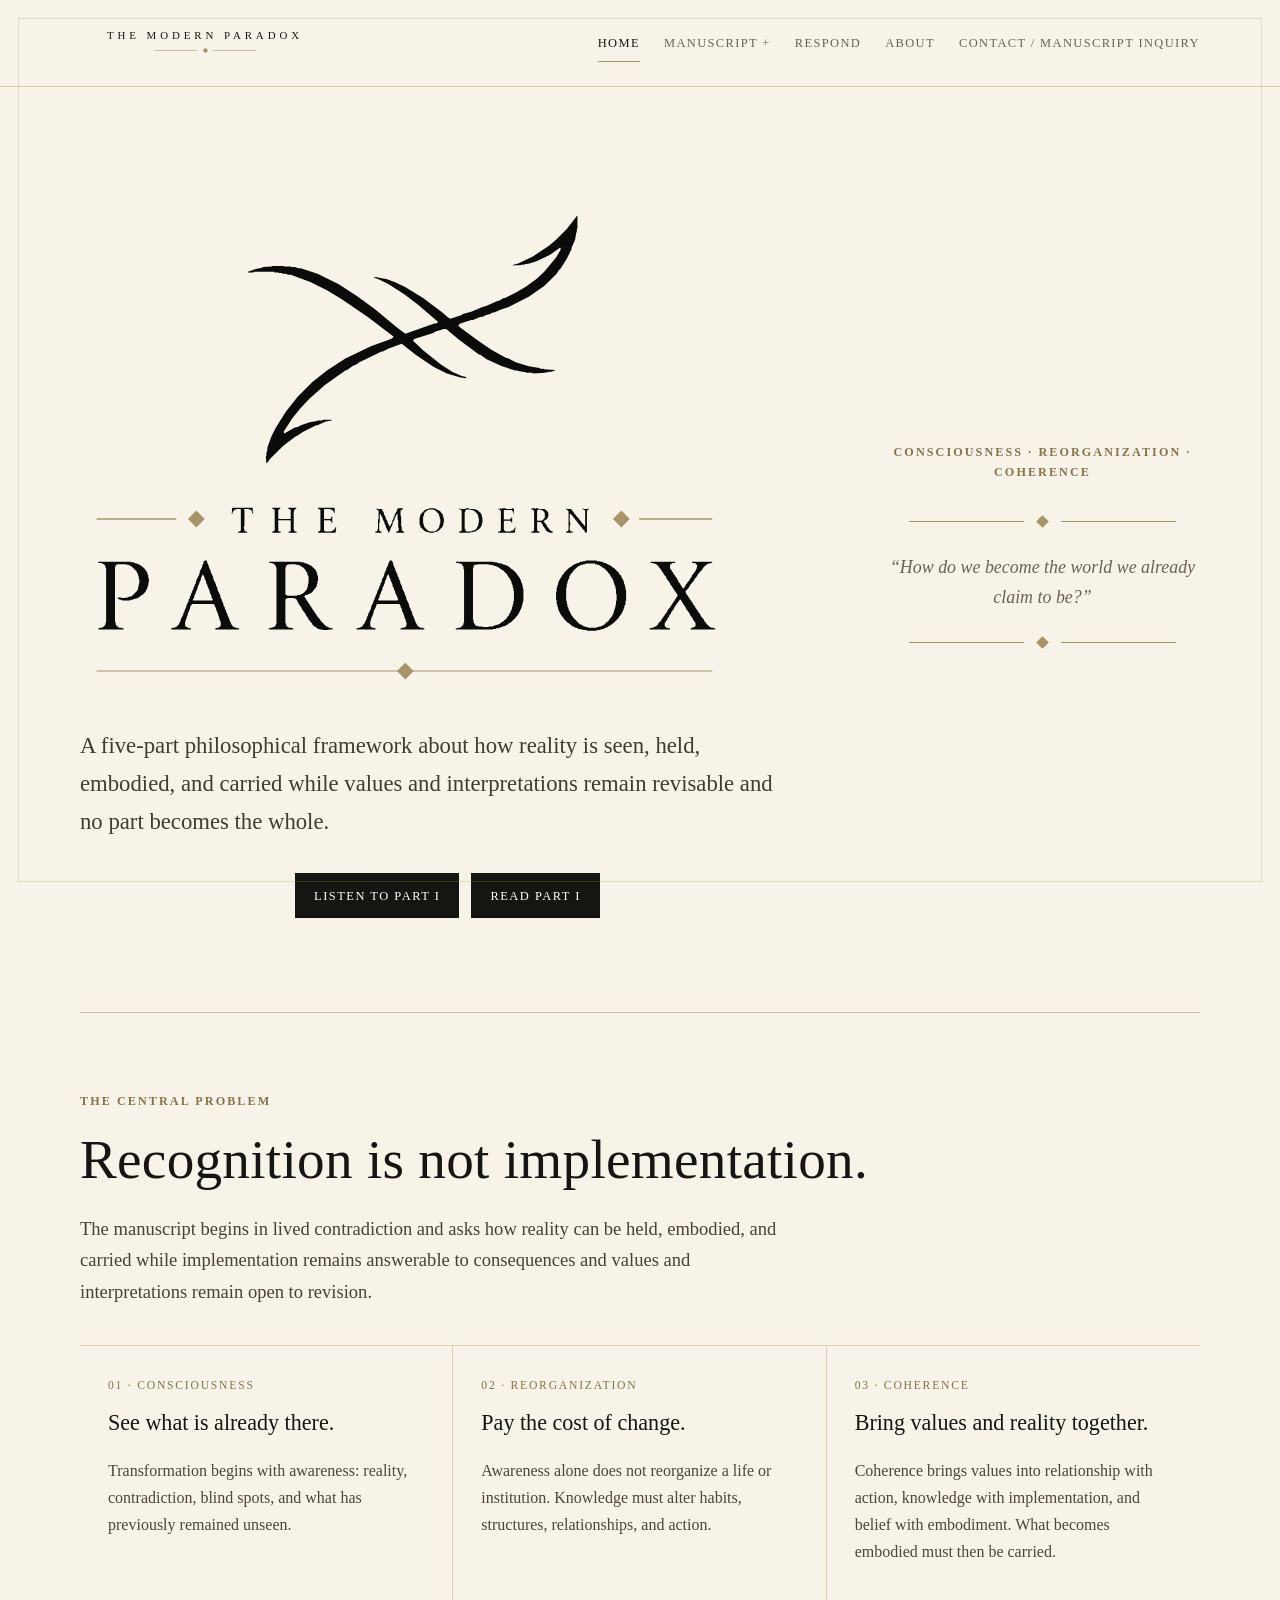
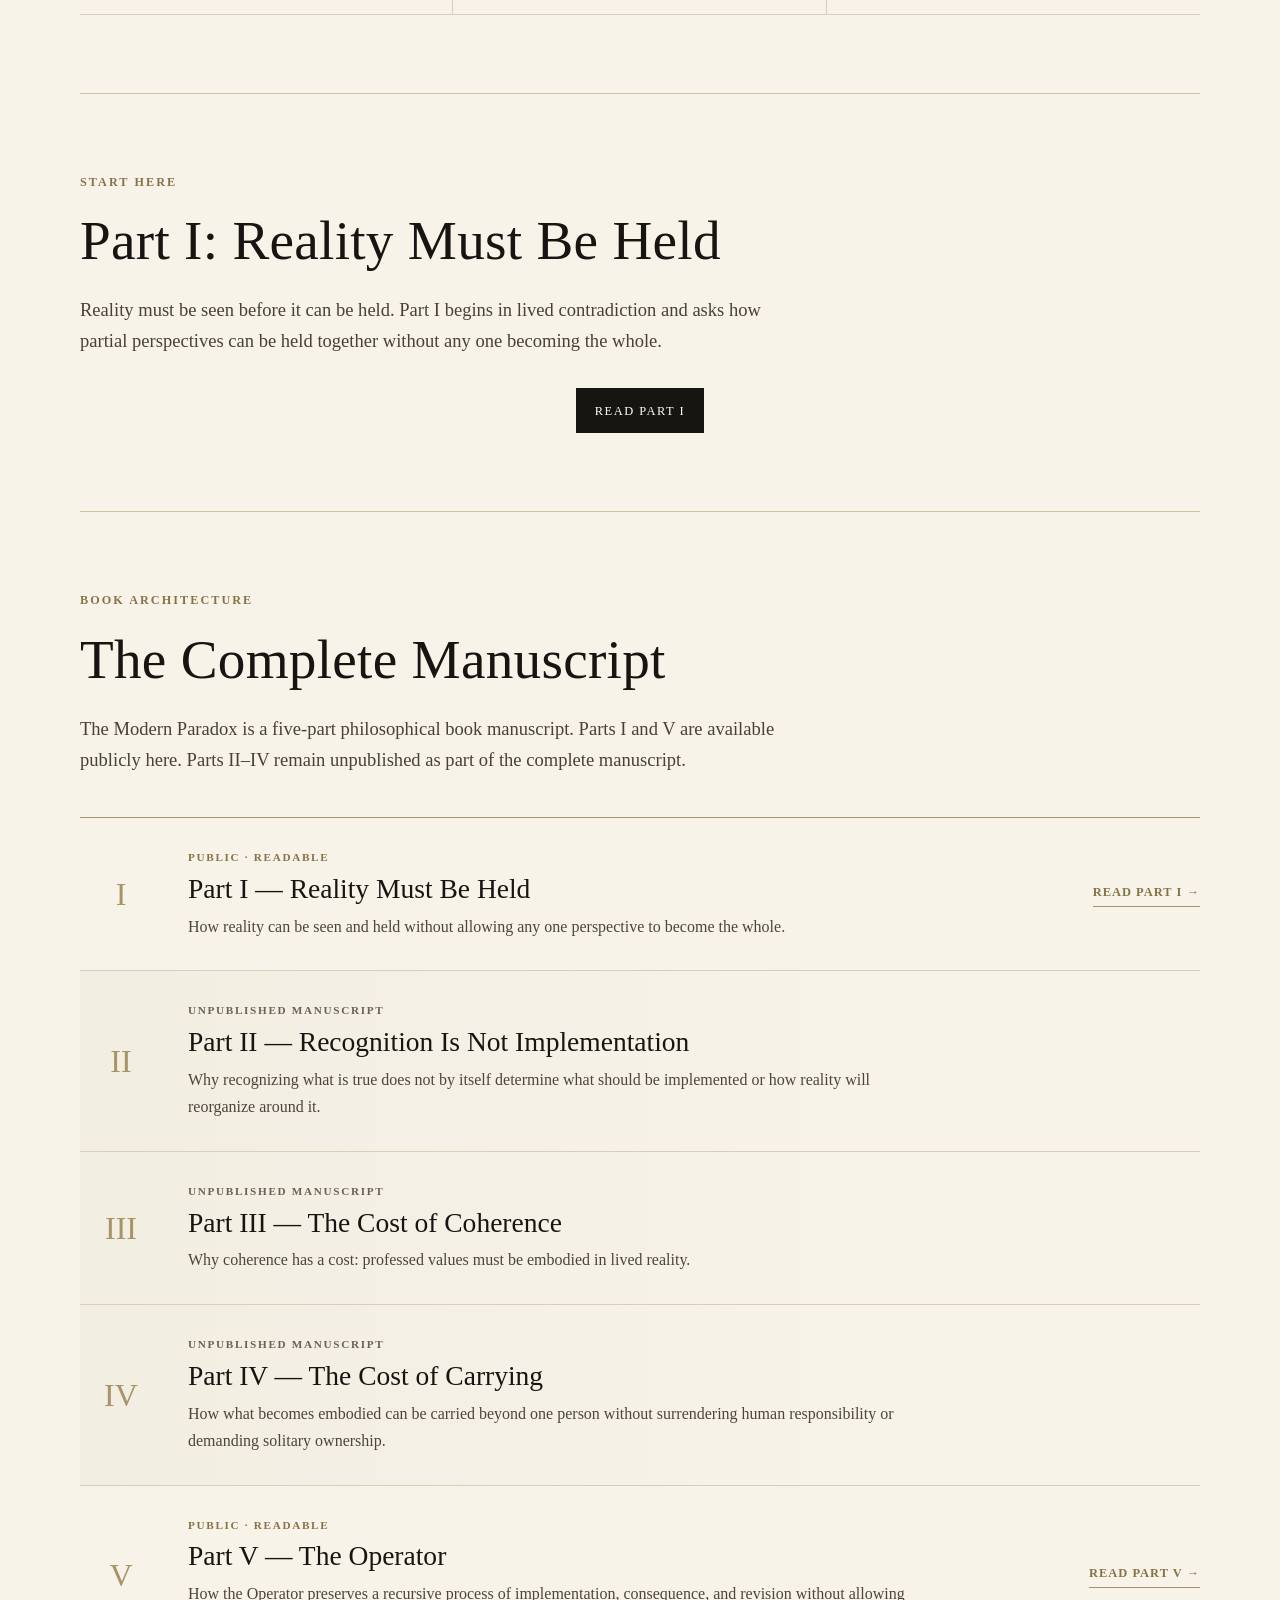
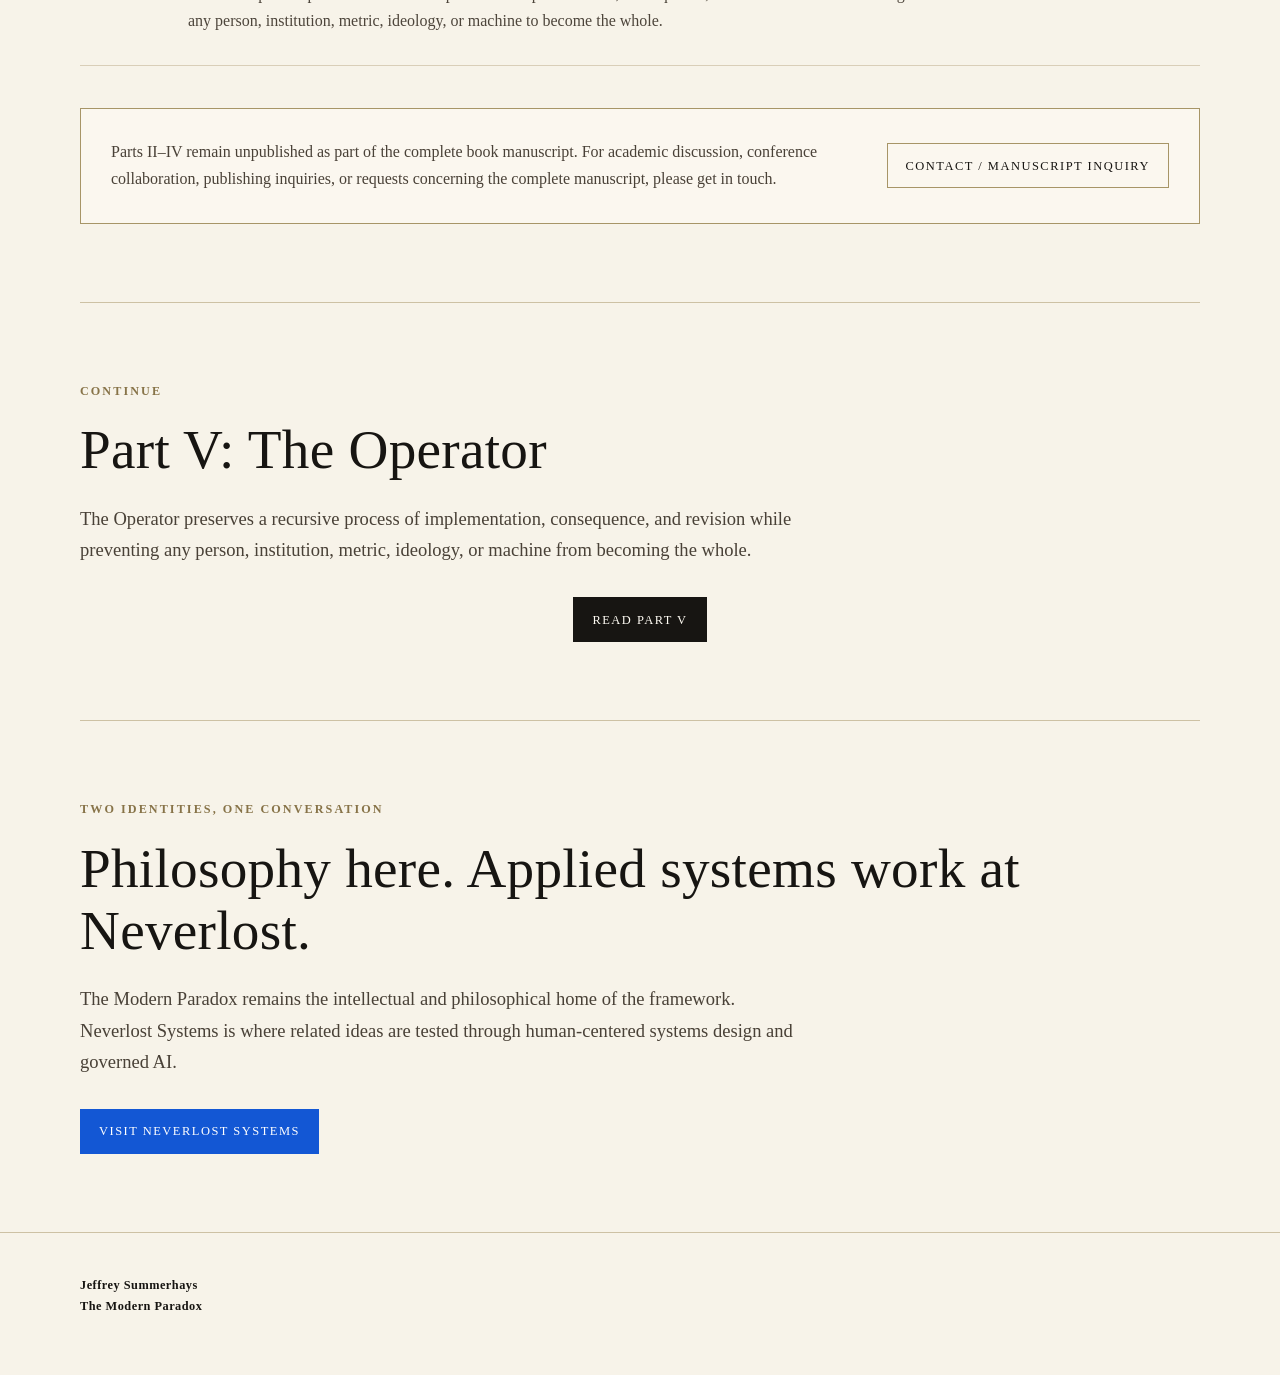
<file: index.html>
<!doctype html>
<html lang="en">
<head>
  <meta charset="utf-8">
  <meta name="viewport" content="width=device-width,initial-scale=1">
  <title>Home · The Modern Paradox</title>
  <meta name="description" content="The Modern Paradox: a five-part philosophical framework about seeing, holding, embodying, and carrying reality while values and interpretations remain revisable and no part becomes the whole.">
  <link rel="icon" type="image/svg+xml" href="favicon.svg">
  <link rel="stylesheet" href="assets/css/site.css">
</head>
<body>

<header class="site-header">
  <nav class="nav" aria-label="Primary">
    <a class="brand" href="index.html"><img src="assets/brand/editorial-lockup-horizontal.svg" alt="The Modern Paradox"></a>
    <button class="menu-button" aria-expanded="false" aria-label="Open navigation">Menu</button>
    <div class="nav-links"><a href="index.html" aria-current="page">Home</a>
<details class="parts-menu">
  <summary>Manuscript</summary>
  <div class="parts-menu-panel">
    <a href="part-i/">Part I — Reality Must Be Held</a>
    <a href="index.html#manuscript">Part II — Recognition Is Not Implementation</a>
    <a href="index.html#manuscript">Part III — The Cost of Coherence</a>
    <a href="index.html#manuscript">Part IV — The Cost of Carrying</a>
    <a href="part-v/">Part V — The Operator</a>
  </div>
</details>
<a href="respond/">Respond</a>
<a href="about/">About</a>
<a href="mailto:neverlostsells@gmail.com" data-contact-open>Contact / Manuscript Inquiry</a></div>
  </nav>
</header>

<main>

<section class="hero">
  <div>
    <img class="home-editorial-lockup" src="assets/brand/approved-primary-lockup.svg" alt="The Modern Paradox" style="width:min(650px,100%);">
    <p class="lede">A five-part philosophical framework about how reality is seen, held, embodied, and carried while values and interpretations remain revisable and no part becomes the whole.</p>
    <div class="actions" style="justify-content:center;">
      <a class="button primary" href="part-i/">Listen to Part I</a>
      <a class="button reader-button" href="read/part-i/">Read Part I</a>
    </div>
  </div>
  <aside class="hero-brand" aria-label="The Modern Paradox editorial motif">
    <p class="eyebrow" style="margin-bottom:8px;text-align:center;">Consciousness · Reorganization · Coherence</p>
    <div class="gold-rule" aria-hidden="true"><span></span></div>
    <div class="hero-note" style="border:0;padding-left:0;">“How do we become the world we already claim to be?”</div>
    <div class="gold-rule" aria-hidden="true"><span></span></div>
  </aside>
</section>

<section class="section">
  <p class="eyebrow">The central problem</p>
  <h2>Recognition is not implementation.</h2>
  <p class="section-intro">The manuscript begins in lived contradiction and asks how reality can be held, embodied, and carried while implementation remains answerable to consequences and values and interpretations remain open to revision.</p>
  <div class="grid">
    <article class="card">
      <div class="number">01 · Consciousness</div>
      <h3>See what is already there.</h3>
      <p>Transformation begins with awareness: reality, contradiction, blind spots, and what has previously remained unseen.</p>
    </article>
    <article class="card">
      <div class="number">02 · Reorganization</div>
      <h3>Pay the cost of change.</h3>
      <p>Awareness alone does not reorganize a life or institution. Knowledge must alter habits, structures, relationships, and action.</p>
    </article>
    <article class="card">
      <div class="number">03 · Coherence</div>
      <h3>Bring values and reality together.</h3>
      <p>Coherence brings values into relationship with action, knowledge with implementation, and belief with embodiment. What becomes embodied must then be carried.</p>
    </article>
  </div>
</section>

<section class="section">
  <p class="eyebrow">Start here</p>
  <h2>Part I: Reality Must Be Held</h2>
  <p class="section-intro">Reality must be seen before it can be held. Part I begins in lived contradiction and asks how partial perspectives can be held together without any one becoming the whole.</p>
  <div class="actions" style="justify-content:center;">
    <a class="button primary" href="read/part-i/">Read Part I</a>
  </div>
</section>

<section class="section manuscript-section" id="manuscript">
  <p class="eyebrow">Book architecture</p>
  <h2>The Complete Manuscript</h2>
  <p class="section-intro">The Modern Paradox is a five-part philosophical book manuscript. Parts I and V are available publicly here. Parts II–IV remain unpublished as part of the complete manuscript.</p>

  <ol class="manuscript-architecture" aria-label="The five parts of The Modern Paradox">
    <li class="manuscript-part is-public">
      <div class="manuscript-index" aria-hidden="true">I</div>
      <div class="manuscript-copy">
        <p class="manuscript-status">Public · readable</p>
        <h3>Part I — Reality Must Be Held</h3>
        <p>How reality can be seen and held without allowing any one perspective to become the whole.</p>
      </div>
      <a class="text-link manuscript-action" href="part-i/">Read Part I →</a>
    </li>
    <li class="manuscript-part is-unpublished">
      <div class="manuscript-index" aria-hidden="true">II</div>
      <div class="manuscript-copy">
        <p class="manuscript-status">Unpublished manuscript</p>
        <h3>Part II — Recognition Is Not Implementation</h3>
        <p>Why recognizing what is true does not by itself determine what should be implemented or how reality will reorganize around it.</p>
      </div>
    </li>
    <li class="manuscript-part is-unpublished">
      <div class="manuscript-index" aria-hidden="true">III</div>
      <div class="manuscript-copy">
        <p class="manuscript-status">Unpublished manuscript</p>
        <h3>Part III — The Cost of Coherence</h3>
        <p>Why coherence has a cost: professed values must be embodied in lived reality.</p>
      </div>
    </li>
    <li class="manuscript-part is-unpublished">
      <div class="manuscript-index" aria-hidden="true">IV</div>
      <div class="manuscript-copy">
        <p class="manuscript-status">Unpublished manuscript</p>
        <h3>Part IV — The Cost of Carrying</h3>
        <p>How what becomes embodied can be carried beyond one person without surrendering human responsibility or demanding solitary ownership.</p>
      </div>
    </li>
    <li class="manuscript-part is-public">
      <div class="manuscript-index" aria-hidden="true">V</div>
      <div class="manuscript-copy">
        <p class="manuscript-status">Public · readable</p>
        <h3>Part V — The Operator</h3>
        <p>How the Operator preserves a recursive process of implementation, consequence, and revision without allowing any person, institution, metric, ideology, or machine to become the whole.</p>
      </div>
      <a class="text-link manuscript-action" href="part-v/">Read Part V →</a>
    </li>
  </ol>

  <div class="manuscript-inquiry">
    <p>Parts II–IV remain unpublished as part of the complete book manuscript. For academic discussion, conference collaboration, publishing inquiries, or requests concerning the complete manuscript, please get in touch.</p>
    <a class="button soft" href="mailto:neverlostsells@gmail.com" data-contact-open>Contact / Manuscript Inquiry</a>
  </div>
</section>

<section class="section">
  <p class="eyebrow">Continue</p>
  <h2>Part V: The Operator</h2>
  <p class="section-intro">The Operator preserves a recursive process of implementation, consequence, and revision while preventing any person, institution, metric, ideology, or machine from becoming the whole.</p>
  <div class="actions" style="justify-content:center;">
    <a class="button primary" href="read/part-v/">Read Part V</a>
  </div>
</section>

<section class="section">
  <p class="eyebrow">Two identities, one conversation</p>
  <h2>Philosophy here. Applied systems work at Neverlost.</h2>
  <p class="section-intro">The Modern Paradox remains the intellectual and philosophical home of the framework. Neverlost Systems is where related ideas are tested through human-centered systems design and governed AI.</p>
  <div class="actions">
    <a class="button neverlost-button" href="https://neverlostsystems.com/">Visit Neverlost Systems</a>
  </div>
</section>

</main>

<footer>
  <div class="footer-inner">
    <strong>Jeffrey Summerhays</strong>
    <br>
    <strong>The Modern Paradox</strong>
  </div>
</footer>
<script src="assets/js/site.js?v=20260829b"></script>

</body>
</html>
</file>
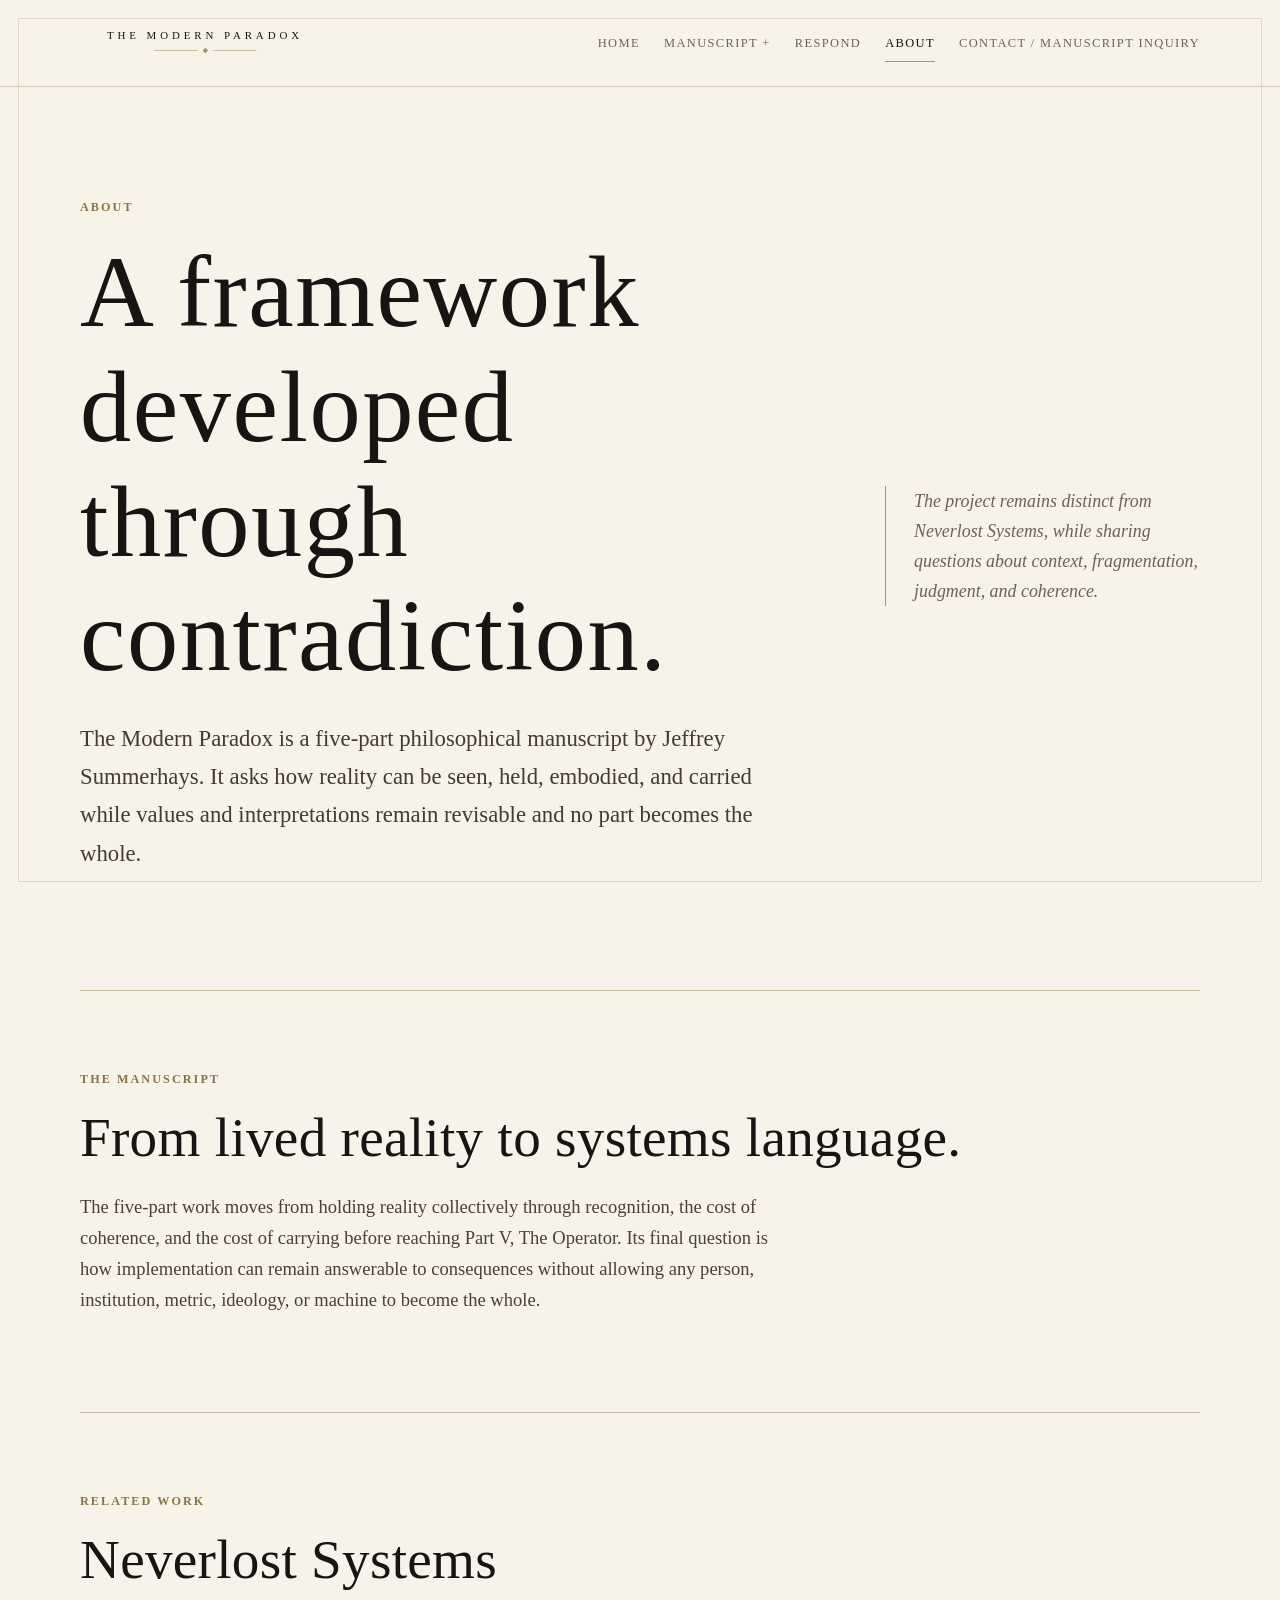
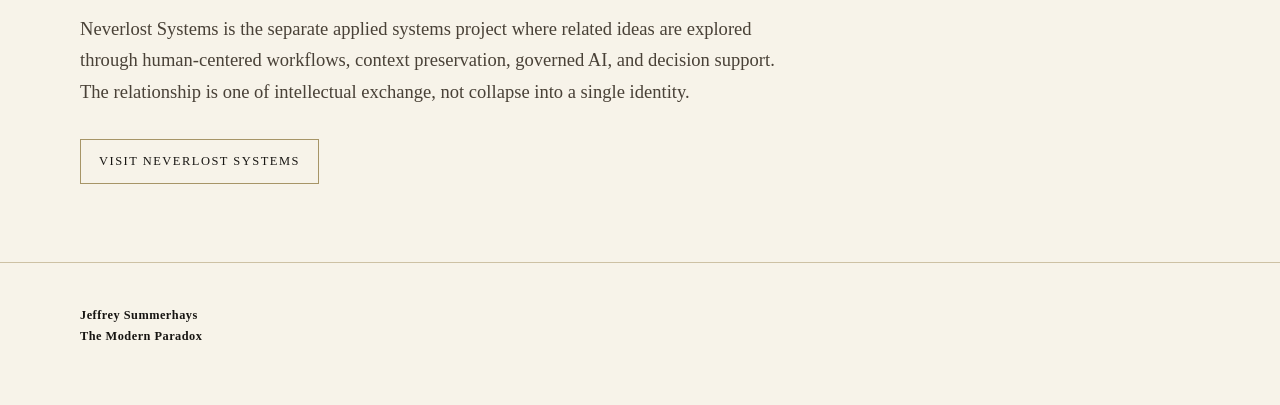
<file: about/index.html>
<!doctype html>
<html lang="en">
<head>
  <meta charset="utf-8">
  <meta name="viewport" content="width=device-width,initial-scale=1">
  <title>About · The Modern Paradox</title>
  <meta name="description" content="About The Modern Paradox, a five-part philosophical manuscript by Jeffrey Summerhays.">
  <link rel="icon" type="image/svg+xml" href="../favicon.svg">
  <link rel="stylesheet" href="../assets/css/site.css">
</head>
<body>

<header class="site-header">
  <nav class="nav" aria-label="Primary">
    <a class="brand" href="../index.html"><img src="../assets/brand/editorial-lockup-horizontal.svg" alt="The Modern Paradox"></a>
    <button class="menu-button" aria-expanded="false" aria-label="Open navigation">Menu</button>
    <div class="nav-links"><a href="../index.html">Home</a>
<details class="parts-menu">
  <summary>Manuscript</summary>
  <div class="parts-menu-panel">
    <a href="../part-i/">Part I — Reality Must Be Held</a>
    <a href="../index.html#manuscript">Part II — Recognition Is Not Implementation</a>
    <a href="../index.html#manuscript">Part III — The Cost of Coherence</a>
    <a href="../index.html#manuscript">Part IV — The Cost of Carrying</a>
    <a href="../part-v/">Part V — The Operator</a>
  </div>
</details>
<a href="../respond/">Respond</a>
<a href="../about/" aria-current="page">About</a>
<a href="mailto:neverlostsells@gmail.com" data-contact-open>Contact / Manuscript Inquiry</a></div>
  </nav>
</header>

<main>

<section class="hero">
  <div>
    <p class="eyebrow">About</p>
    <h1>A framework developed through contradiction.</h1>
    <p class="lede">The Modern Paradox is a five-part philosophical manuscript by Jeffrey Summerhays. It asks how reality can be seen, held, embodied, and carried while values and interpretations remain revisable and no part becomes the whole.</p>
  </div>
  <aside class="hero-note">The project remains distinct from Neverlost Systems, while sharing questions about context, fragmentation, judgment, and coherence.</aside>
</section>

<section class="section">
  <p class="eyebrow">The manuscript</p>
  <h2>From lived reality to systems language.</h2>
  <p class="section-intro">The five-part work moves from holding reality collectively through recognition, the cost of coherence, and the cost of carrying before reaching Part V, The Operator. Its final question is how implementation can remain answerable to consequences without allowing any person, institution, metric, ideology, or machine to become the whole.</p>
</section>

<section class="section">
  <p class="eyebrow">Related work</p>
  <h2>Neverlost Systems</h2>
  <p class="section-intro">Neverlost Systems is the separate applied systems project where related ideas are explored through human-centered workflows, context preservation, governed AI, and decision support. The relationship is one of intellectual exchange, not collapse into a single identity.</p>
  <div class="actions">
    <a class="button soft" href="https://neverlostsystems.com/">Visit Neverlost Systems</a>
  </div>
</section>

</main>

<footer>
  <div class="footer-inner">
    <strong>Jeffrey Summerhays</strong>
    <br>
    <strong>The Modern Paradox</strong>
  </div>
</footer>
<script src="../assets/js/site.js?v=20260829b"></script>

</body>
</html>
</file>
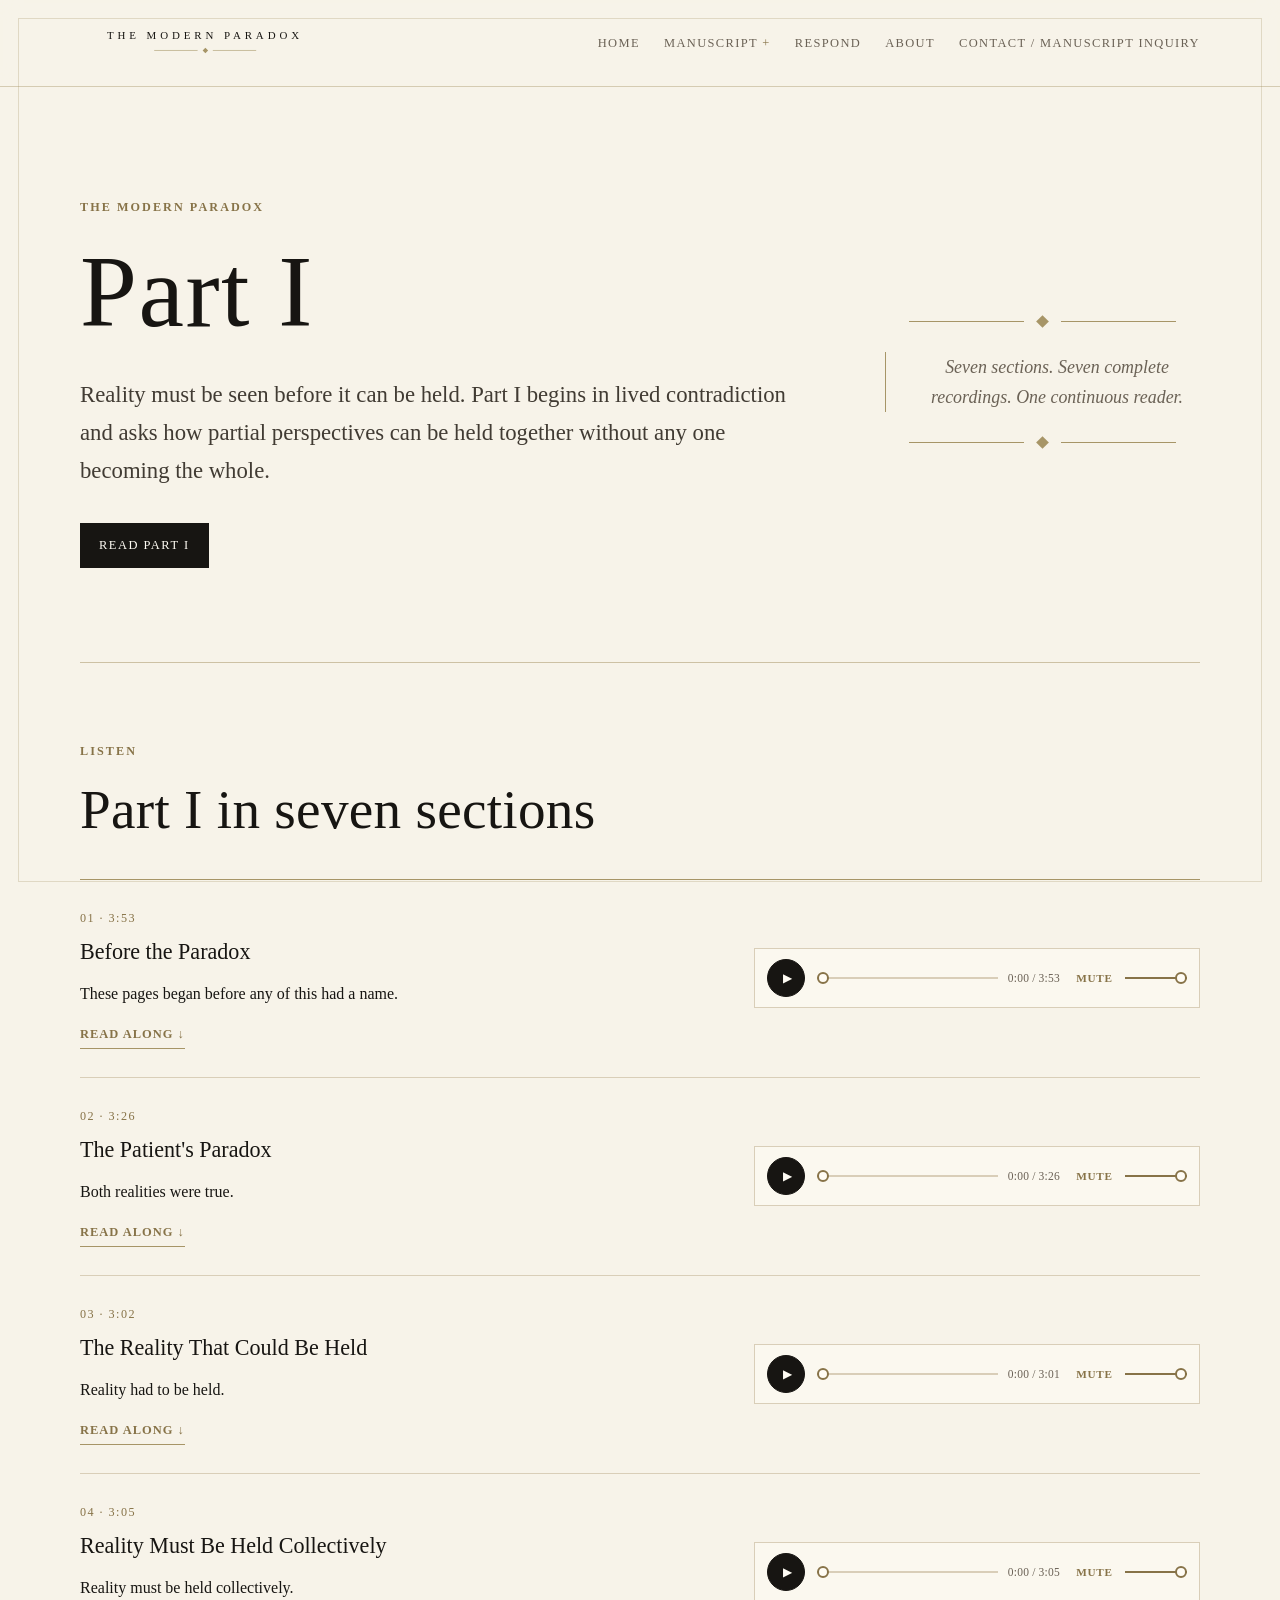
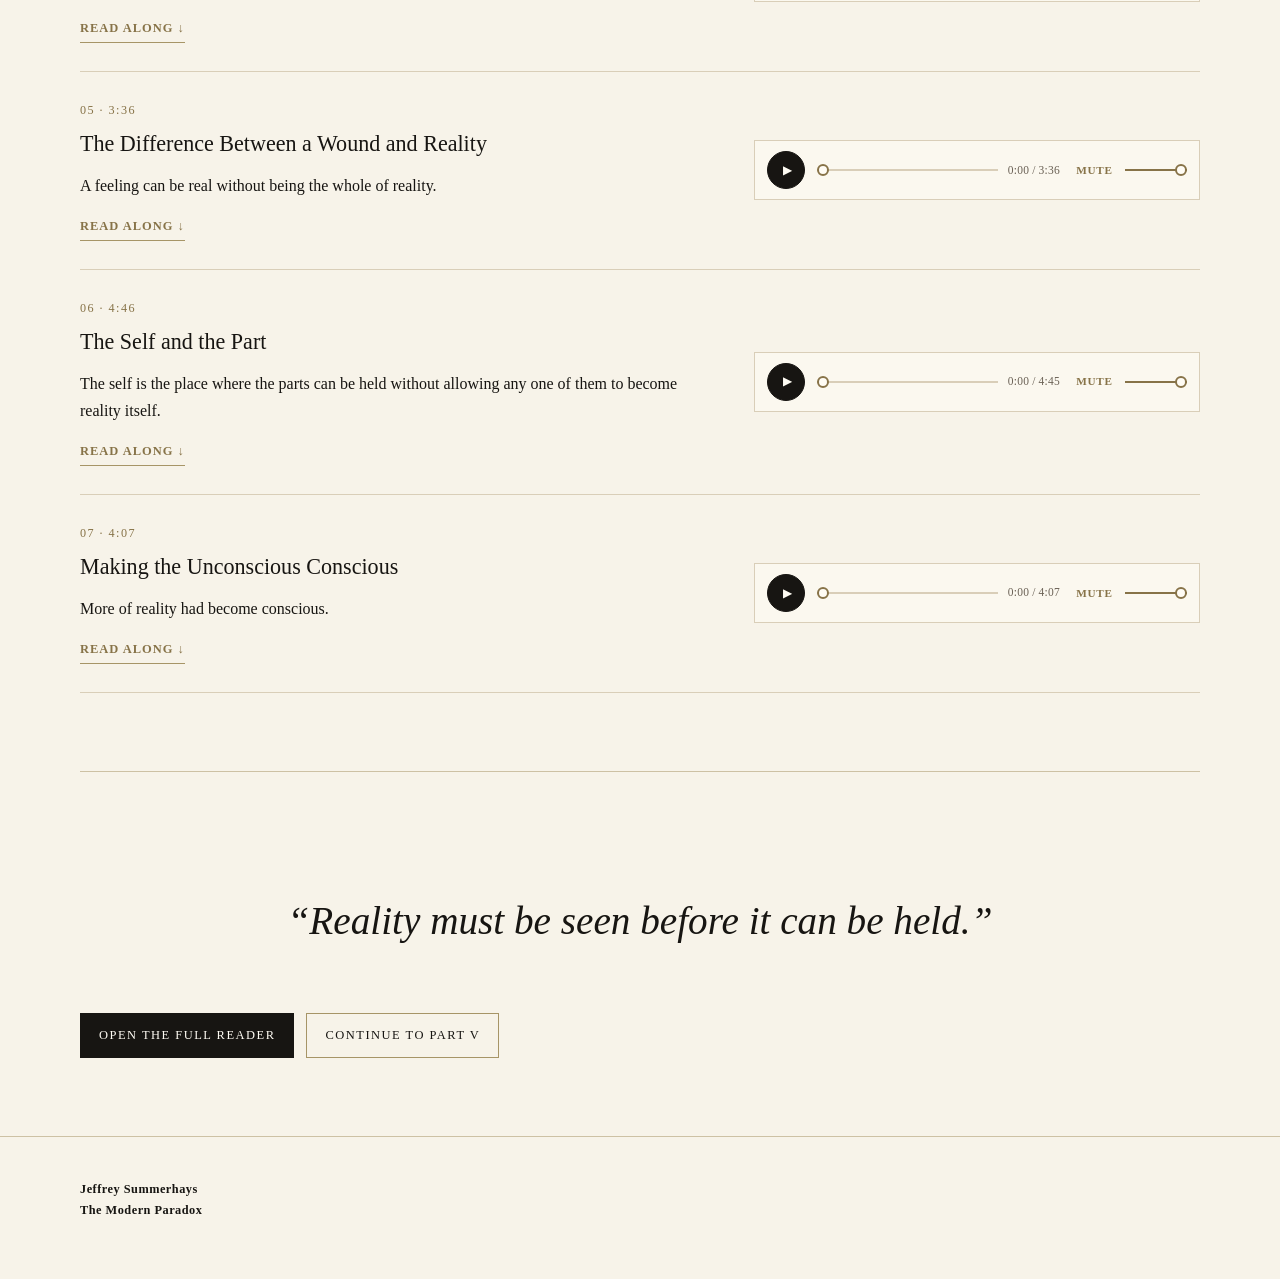
<file: part-i/index.html>
<!doctype html>
<html lang="en">
<head>
  <meta charset="utf-8">
  <meta name="viewport" content="width=device-width,initial-scale=1">
  <title>Part I · The Modern Paradox</title>
  <meta name="description" content="Listen to Part I of The Modern Paradox in seven sections or read the continuous text.">
  <link rel="icon" type="image/svg+xml" href="../favicon.svg">
  <link rel="stylesheet" href="../assets/css/site.css">
</head>
<body>

<header class="site-header">
  <nav class="nav" aria-label="Primary">
    <a class="brand" href="../index.html"><img src="../assets/brand/editorial-lockup-horizontal.svg" alt="The Modern Paradox"></a>
    <button class="menu-button" aria-expanded="false" aria-label="Open navigation">Menu</button>
    <div class="nav-links"><a href="../index.html">Home</a>
<details class="parts-menu">
  <summary>Manuscript</summary>
  <div class="parts-menu-panel">
    <a href="../part-i/" aria-current="page">Part I — Reality Must Be Held</a>
    <a href="../index.html#manuscript">Part II — Recognition Is Not Implementation</a>
    <a href="../index.html#manuscript">Part III — The Cost of Coherence</a>
    <a href="../index.html#manuscript">Part IV — The Cost of Carrying</a>
    <a href="../part-v/">Part V — The Operator</a>
  </div>
</details>
<a href="../respond/">Respond</a>
<a href="../about/">About</a>
<a href="mailto:neverlostsells@gmail.com" data-contact-open>Contact / Manuscript Inquiry</a></div>
  </nav>
</header>

<main>
<section class="hero">
  <div>
    <p class="eyebrow">The Modern Paradox</p>
    <h1>Part I</h1>
    <p class="lede">Reality must be seen before it can be held. Part I begins in lived contradiction and asks how partial perspectives can be held together without any one becoming the whole.</p>
    <div class="actions">
      <a class="button primary" href="../read/part-i/">Read Part I</a>
    </div>
  </div>
  <aside class="hero-brand" aria-label="The Modern Paradox editorial motif">
    <div class="gold-rule" aria-hidden="true"><span></span></div>
    <div class="hero-note">Seven sections. Seven complete recordings. One continuous reader.</div>
    <div class="gold-rule" aria-hidden="true"><span></span></div>
  </aside>
</section>

<section class="section">
  <p class="eyebrow">Listen</p>
  <h2>Part I in seven sections</h2>
  <div class="audio-list">
    <article class="audio-card" id="track-01">
      <div>
        <div class="audio-meta">01 · 3:53</div>
        <h3>Before the Paradox</h3>
        <p>These pages began before any of this had a name.</p>
        <div class="inline-links">
          <a class="text-link" href="../read/part-i/#before-the-paradox" aria-expanded="false">Read along ↓</a>
        </div>
      </div>
      <audio controls preload="metadata">
        <source src="../assets/audio/part-i/01-before-the-paradox.mp3" type="audio/mpeg">
        Your browser does not support the audio element.
      </audio>
    </article>
    <article class="audio-card" id="track-02">
      <div>
        <div class="audio-meta">02 · 3:26</div>
        <h3>The Patient's Paradox</h3>
        <p>Both realities were true.</p>
        <div class="inline-links">
          <a class="text-link" href="../read/part-i/#patients-paradox" aria-expanded="false">Read along ↓</a>
        </div>
      </div>
      <audio controls preload="metadata">
        <source src="../assets/audio/part-i/02-the-patients-paradox.mp3" type="audio/mpeg">
        Your browser does not support the audio element.
      </audio>
    </article>
    <article class="audio-card" id="track-03">
      <div>
        <div class="audio-meta">03 · 3:02</div>
        <h3>The Reality That Could Be Held</h3>
        <p>Reality had to be held.</p>
        <div class="inline-links">
          <a class="text-link" href="../read/part-i/#reality-that-could-be-held" aria-expanded="false">Read along ↓</a>
        </div>
      </div>
      <audio controls preload="metadata">
        <source src="../assets/audio/part-i/03-the-reality-that-could-be-held.mp3" type="audio/mpeg">
        Your browser does not support the audio element.
      </audio>
    </article>
    <article class="audio-card" id="track-04">
      <div>
        <div class="audio-meta">04 · 3:05</div>
        <h3>Reality Must Be Held Collectively</h3>
        <p>Reality must be held collectively.</p>
        <div class="inline-links">
          <a class="text-link" href="../read/part-i/#reality-held-collectively" aria-expanded="false">Read along ↓</a>
        </div>
      </div>
      <audio controls preload="metadata">
        <source src="../assets/audio/part-i/04-reality-must-be-held-collectively.mp3" type="audio/mpeg">
        Your browser does not support the audio element.
      </audio>
    </article>
    <article class="audio-card" id="track-05">
      <div>
        <div class="audio-meta">05 · 3:36</div>
        <h3>The Difference Between a Wound and Reality</h3>
        <p>A feeling can be real without being the whole of reality.</p>
        <div class="inline-links">
          <a class="text-link" href="../read/part-i/#wound-and-reality" aria-expanded="false">Read along ↓</a>
        </div>
      </div>
      <audio controls preload="metadata">
        <source src="../assets/audio/part-i/05-the-difference-between-a-wound-and-reality.mp3" type="audio/mpeg">
        Your browser does not support the audio element.
      </audio>
    </article>
    <article class="audio-card" id="track-06">
      <div>
        <div class="audio-meta">06 · 4:46</div>
        <h3>The Self and the Part</h3>
        <p>The self is the place where the parts can be held without allowing any one of them to become reality itself.</p>
        <div class="inline-links">
          <a class="text-link" href="../read/part-i/#self-and-part" aria-expanded="false">Read along ↓</a>
        </div>
      </div>
      <audio controls preload="metadata">
        <source src="../assets/audio/part-i/06-the-self-and-the-part.mp3" type="audio/mpeg">
        Your browser does not support the audio element.
      </audio>
    </article>
    <article class="audio-card" id="track-07">
      <div>
        <div class="audio-meta">07 · 4:07</div>
        <h3>Making the Unconscious Conscious</h3>
        <p>More of reality had become conscious.</p>
        <div class="inline-links">
          <a class="text-link" href="../read/part-i/#making-unconscious-conscious" aria-expanded="false">Read along ↓</a>
        </div>
      </div>
      <audio controls preload="metadata">
        <source src="../assets/audio/part-i/07-making-the-unconscious-conscious.mp3" type="audio/mpeg">
        Your browser does not support the audio element.
      </audio>
    </article>
  </div>
</section>

<section class="section">
  <div class="quote">“Reality must be seen before it can be held.”</div>
  <div class="actions">
    <a class="button primary" href="../read/part-i/">Open the full reader</a>
    <a class="button soft" href="../part-v/">Continue to Part V</a>
  </div>
</section>
</main>

<footer>
  <div class="footer-inner">
    <strong>Jeffrey Summerhays</strong>
    <br>
    <strong>The Modern Paradox</strong>
  </div>
</footer>
<script id="read-along-config" type="application/json">{"storageKey":"tmp-part-i-read-along","readerUrl":"../read/part-i/","readerLinkSelector":"a[href*=\"read/part-i/\"]","backUrl":"../../part-i/","tracks":{"01":{"title":"Before the Paradox","hash":"#before-the-paradox","src":"../../assets/audio/part-i/01-before-the-paradox.mp3"},"02":{"title":"The Patient's Paradox","hash":"#patients-paradox","src":"../../assets/audio/part-i/02-the-patients-paradox.mp3"},"03":{"title":"The Reality That Could Be Held","hash":"#reality-that-could-be-held","src":"../../assets/audio/part-i/03-the-reality-that-could-be-held.mp3"},"04":{"title":"Reality Must Be Held Collectively","hash":"#reality-held-collectively","src":"../../assets/audio/part-i/04-reality-must-be-held-collectively.mp3"},"05":{"title":"The Difference Between a Wound and Reality","hash":"#wound-and-reality","src":"../../assets/audio/part-i/05-the-difference-between-a-wound-and-reality.mp3"},"06":{"title":"The Self and the Part","hash":"#self-and-part","src":"../../assets/audio/part-i/06-the-self-and-the-part.mp3"},"07":{"title":"Making the Unconscious Conscious","hash":"#making-unconscious-conscious","src":"../../assets/audio/part-i/07-making-the-unconscious-conscious.mp3"}}}</script>
<script src="../assets/js/site.js?v=20260829b"></script>
</body>
</html>
</file>
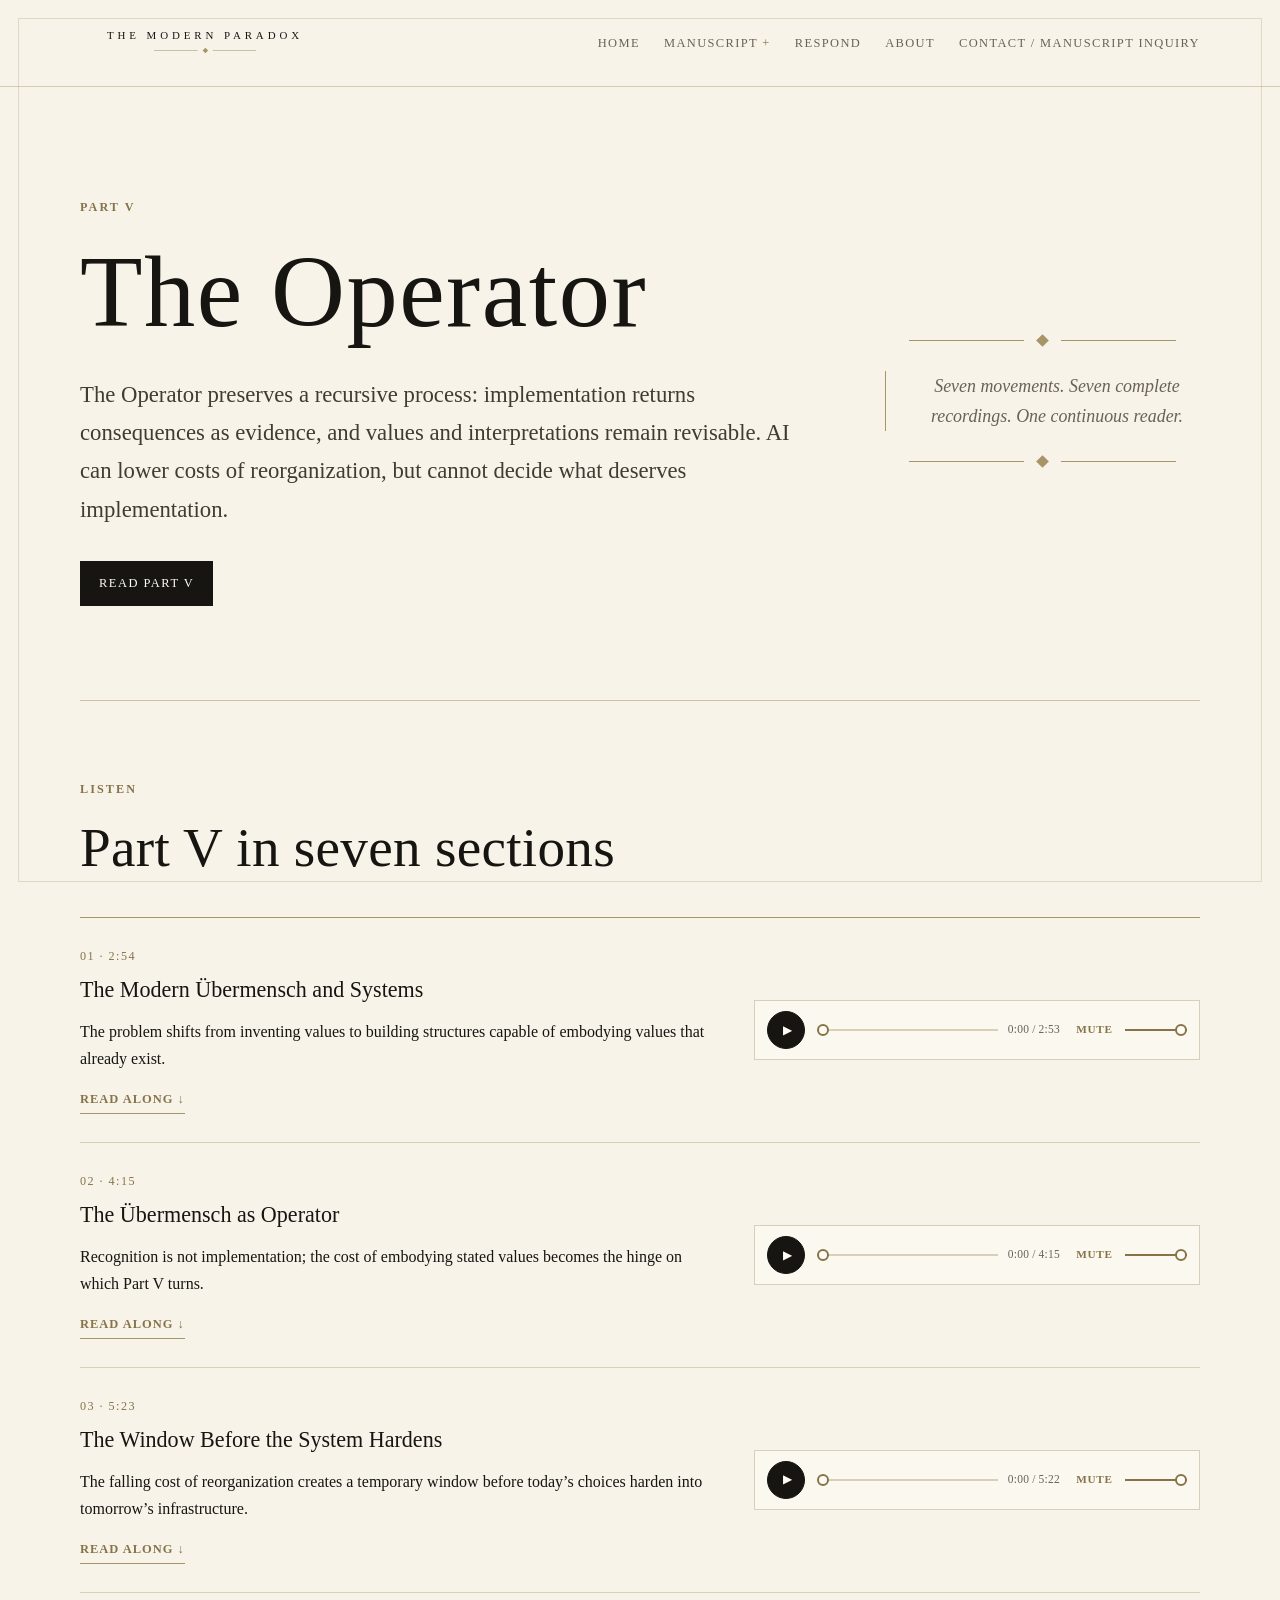
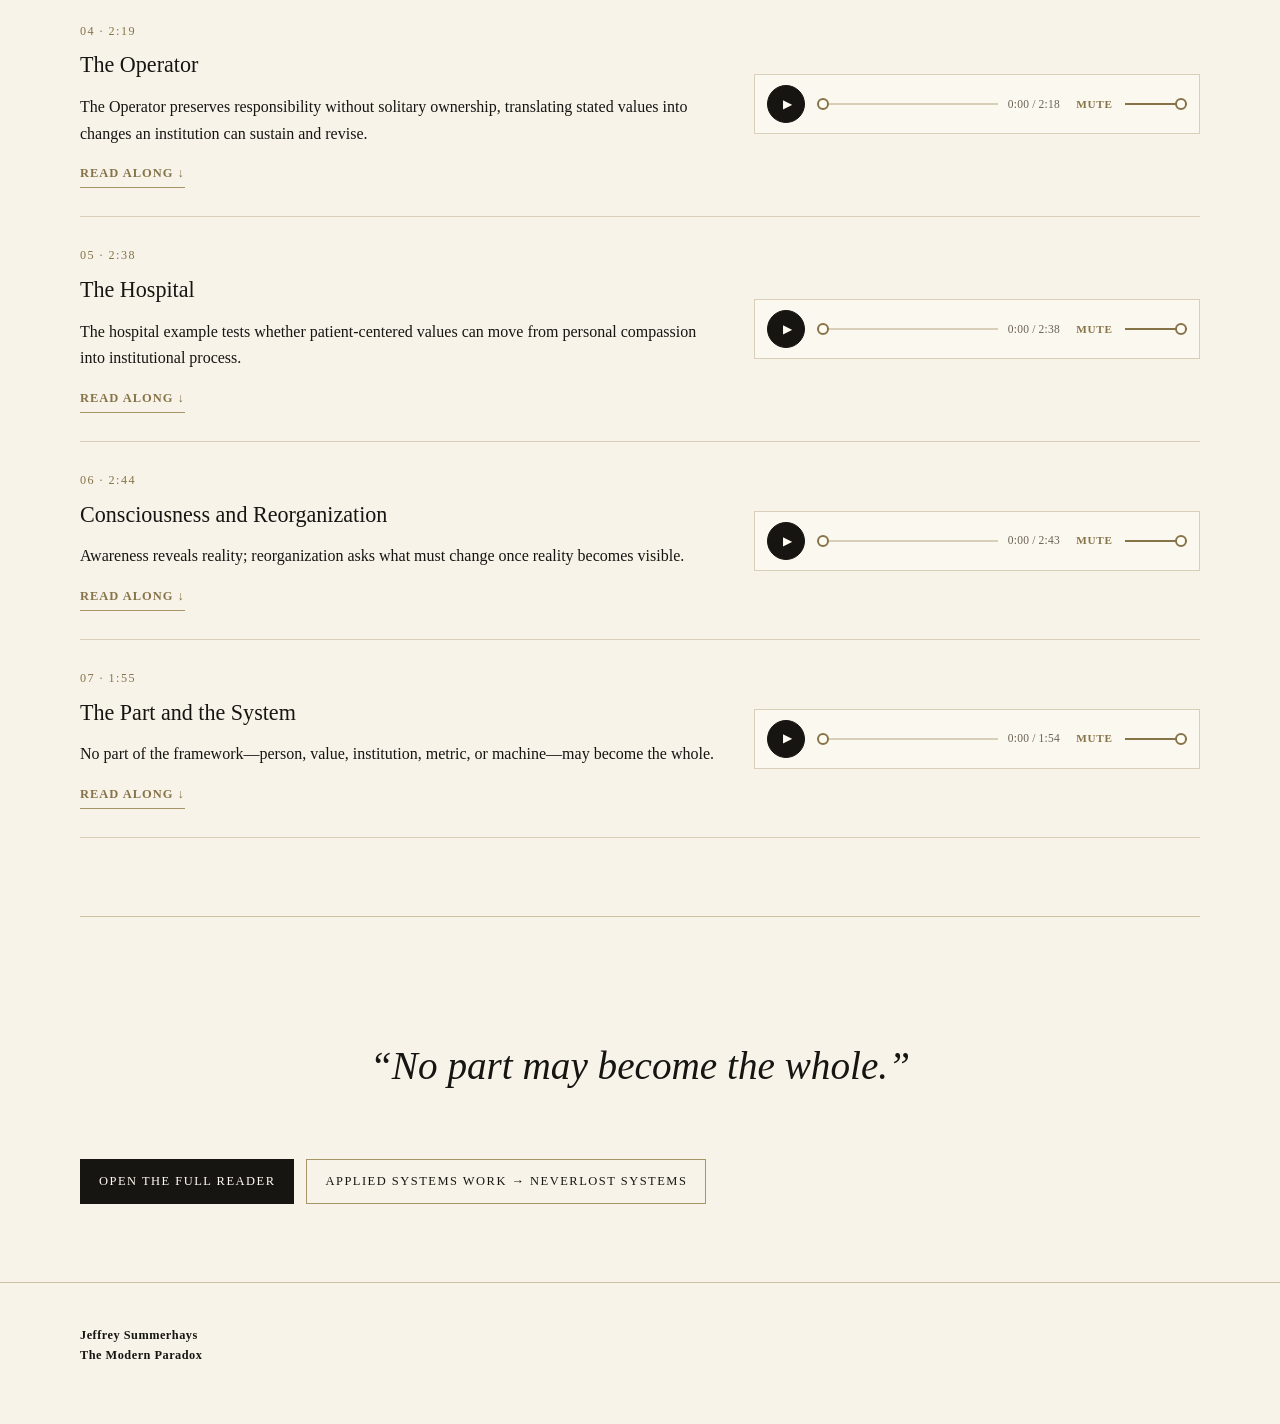
<file: part-iv/index.html>
<!doctype html>
<html lang="en">
<head>
  <meta charset="utf-8">
  <meta name="viewport" content="width=device-width,initial-scale=1">
  <title>Part V — The Operator · The Modern Paradox</title>
  <meta name="description" content="Listen to Part V of The Modern Paradox in seven short sections or read the continuous chapter.">
  <link rel="icon" type="image/svg+xml" href="../favicon.svg">
  <link rel="stylesheet" href="../assets/css/site.css">
</head>
<body>

<header class="site-header">
  <nav class="nav" aria-label="Primary">
    <a class="brand" href="../index.html"><img src="../assets/brand/editorial-lockup-horizontal.svg" alt="The Modern Paradox"></a>
    <button class="menu-button" aria-expanded="false" aria-label="Open navigation">Menu</button>
    <div class="nav-links"><a href="../index.html">Home</a>
<details class="parts-menu">
  <summary>Manuscript</summary>
  <div class="parts-menu-panel">
    <a href="../part-i/">Part I — Reality Must Be Held</a>
    <a href="../index.html#manuscript">Part II — Recognition Is Not Implementation</a>
    <a href="../index.html#manuscript">Part III — The Cost of Coherence</a>
    <a href="../index.html#manuscript">Part IV — The Cost of Carrying</a>
    <a href="../part-v/" aria-current="page">Part V — The Operator</a>
  </div>
</details>
<a href="../respond/">Respond</a>
<a href="../about/">About</a>
<a href="mailto:neverlostsells@gmail.com" data-contact-open>Contact / Manuscript Inquiry</a></div>
  </nav>
</header>

<main>
<section class="hero">
  <div>
    <p class="eyebrow">Part V</p>
    <h1>The Operator</h1>
    <p class="lede">The Operator preserves a recursive process: implementation returns consequences as evidence, and values and interpretations remain revisable. AI can lower costs of reorganization, but cannot decide what deserves implementation.</p>
    <div class="actions">
      <a class="button primary" href="../read/part-v/">Read Part V</a>
    </div>
  </div>
  <aside class="hero-brand" aria-label="The Modern Paradox editorial motif">
    <div class="gold-rule" aria-hidden="true"><span></span></div>
    <div class="hero-note">Seven movements. Seven complete recordings. One continuous reader.</div>
    <div class="gold-rule" aria-hidden="true"><span></span></div>
  </aside>
</section>

<section class="section">
  <p class="eyebrow">Listen</p>
  <h2>Part V in seven sections</h2>
  <div class="audio-list">
    <article class="audio-card" id="track-01">
      <div>
        <div class="audio-meta">01 · 2:54</div>
        <h3>The Modern Übermensch and Systems</h3>
        <p>The problem shifts from inventing values to building structures capable of embodying values that already exist.</p>
        <div class="inline-links">
          <a class="text-link" href="../read/part-v/#modern-ubermensch-and-systems" aria-expanded="false">Read along ↓</a>
        </div>
      </div>
      <audio controls preload="metadata">
        <source src="../assets/audio/part-iv/01-modern-ubermensch-and-systems.mp3" type="audio/mpeg">
        Your browser does not support the audio element.
      </audio>
    </article>
    <article class="audio-card" id="track-02">
      <div>
        <div class="audio-meta">02 · 4:15</div>
        <h3>The Übermensch as Operator</h3>
        <p>Recognition is not implementation; the cost of embodying stated values becomes the hinge on which Part V turns.</p>
        <div class="inline-links">
          <a class="text-link" href="../read/part-v/#ubermensch-as-operator" aria-expanded="false">Read along ↓</a>
        </div>
      </div>
      <audio controls preload="metadata">
        <source src="../assets/audio/part-iv/02-ubermensch-as-operator.mp3" type="audio/mpeg">
        Your browser does not support the audio element.
      </audio>
    </article>
    <article class="audio-card" id="track-03">
      <div>
        <div class="audio-meta">03 · 5:23</div>
        <h3>The Window Before the System Hardens</h3>
        <p>The falling cost of reorganization creates a temporary window before today’s choices harden into tomorrow’s infrastructure.</p>
        <div class="inline-links">
          <a class="text-link" href="../read/part-v/#window-before-system-hardens" aria-expanded="false">Read along ↓</a>
        </div>
      </div>
      <audio controls preload="metadata">
        <source src="../assets/audio/part-iv/03-window-before-the-system-hardens.mp3" type="audio/mpeg">
        Your browser does not support the audio element.
      </audio>
    </article>
    <article class="audio-card" id="track-04">
      <div>
        <div class="audio-meta">04 · 2:19</div>
        <h3>The Operator</h3>
        <p>The Operator preserves responsibility without solitary ownership, translating stated values into changes an institution can sustain and revise.</p>
        <div class="inline-links">
          <a class="text-link" href="../read/part-v/#the-operator" aria-expanded="false">Read along ↓</a>
        </div>
      </div>
      <audio controls preload="metadata">
        <source src="../assets/audio/part-iv/04-the-operator.mp3" type="audio/mpeg">
        Your browser does not support the audio element.
      </audio>
    </article>
    <article class="audio-card" id="track-05">
      <div>
        <div class="audio-meta">05 · 2:38</div>
        <h3>The Hospital</h3>
        <p>The hospital example tests whether patient-centered values can move from personal compassion into institutional process.</p>
        <div class="inline-links">
          <a class="text-link" href="../read/part-v/#the-hospital" aria-expanded="false">Read along ↓</a>
        </div>
      </div>
      <audio controls preload="metadata">
        <source src="../assets/audio/part-iv/05-the-hospital.mp3" type="audio/mpeg">
        Your browser does not support the audio element.
      </audio>
    </article>
    <article class="audio-card" id="track-06">
      <div>
        <div class="audio-meta">06 · 2:44</div>
        <h3>Consciousness and Reorganization</h3>
        <p>Awareness reveals reality; reorganization asks what must change once reality becomes visible.</p>
        <div class="inline-links">
          <a class="text-link" href="../read/part-v/#consciousness-reorganization" aria-expanded="false">Read along ↓</a>
        </div>
      </div>
      <audio controls preload="metadata">
        <source src="../assets/audio/part-iv/06-consciousness-and-reorganization.mp3" type="audio/mpeg">
        Your browser does not support the audio element.
      </audio>
    </article>
    <article class="audio-card" id="track-07">
      <div>
        <div class="audio-meta">07 · 1:55</div>
        <h3>The Part and the System</h3>
        <p>No part of the framework—person, value, institution, metric, or machine—may become the whole.</p>
        <div class="inline-links">
          <a class="text-link" href="../read/part-v/#part-and-system" aria-expanded="false">Read along ↓</a>
        </div>
      </div>
      <audio controls preload="metadata">
        <source src="../assets/audio/part-iv/07-the-part-and-the-system.mp3" type="audio/mpeg">
        Your browser does not support the audio element.
      </audio>
    </article>
  </div>
</section>

<section class="section">
  <div class="quote">“No part may become the whole.”</div>
  <div class="actions">
    <a class="button primary" href="../read/part-v/">Open the full reader</a>
    <a class="button soft" href="https://neverlostsystems.com/">Applied systems work → Neverlost Systems</a>
  </div>
</section>
</main>

<footer>
  <div class="footer-inner">
    <strong>Jeffrey Summerhays</strong>
    <br>
    <strong>The Modern Paradox</strong>
  </div>
</footer>
<script src="../assets/js/site.js?v=20260829b"></script>
</body>
</html>
</file>
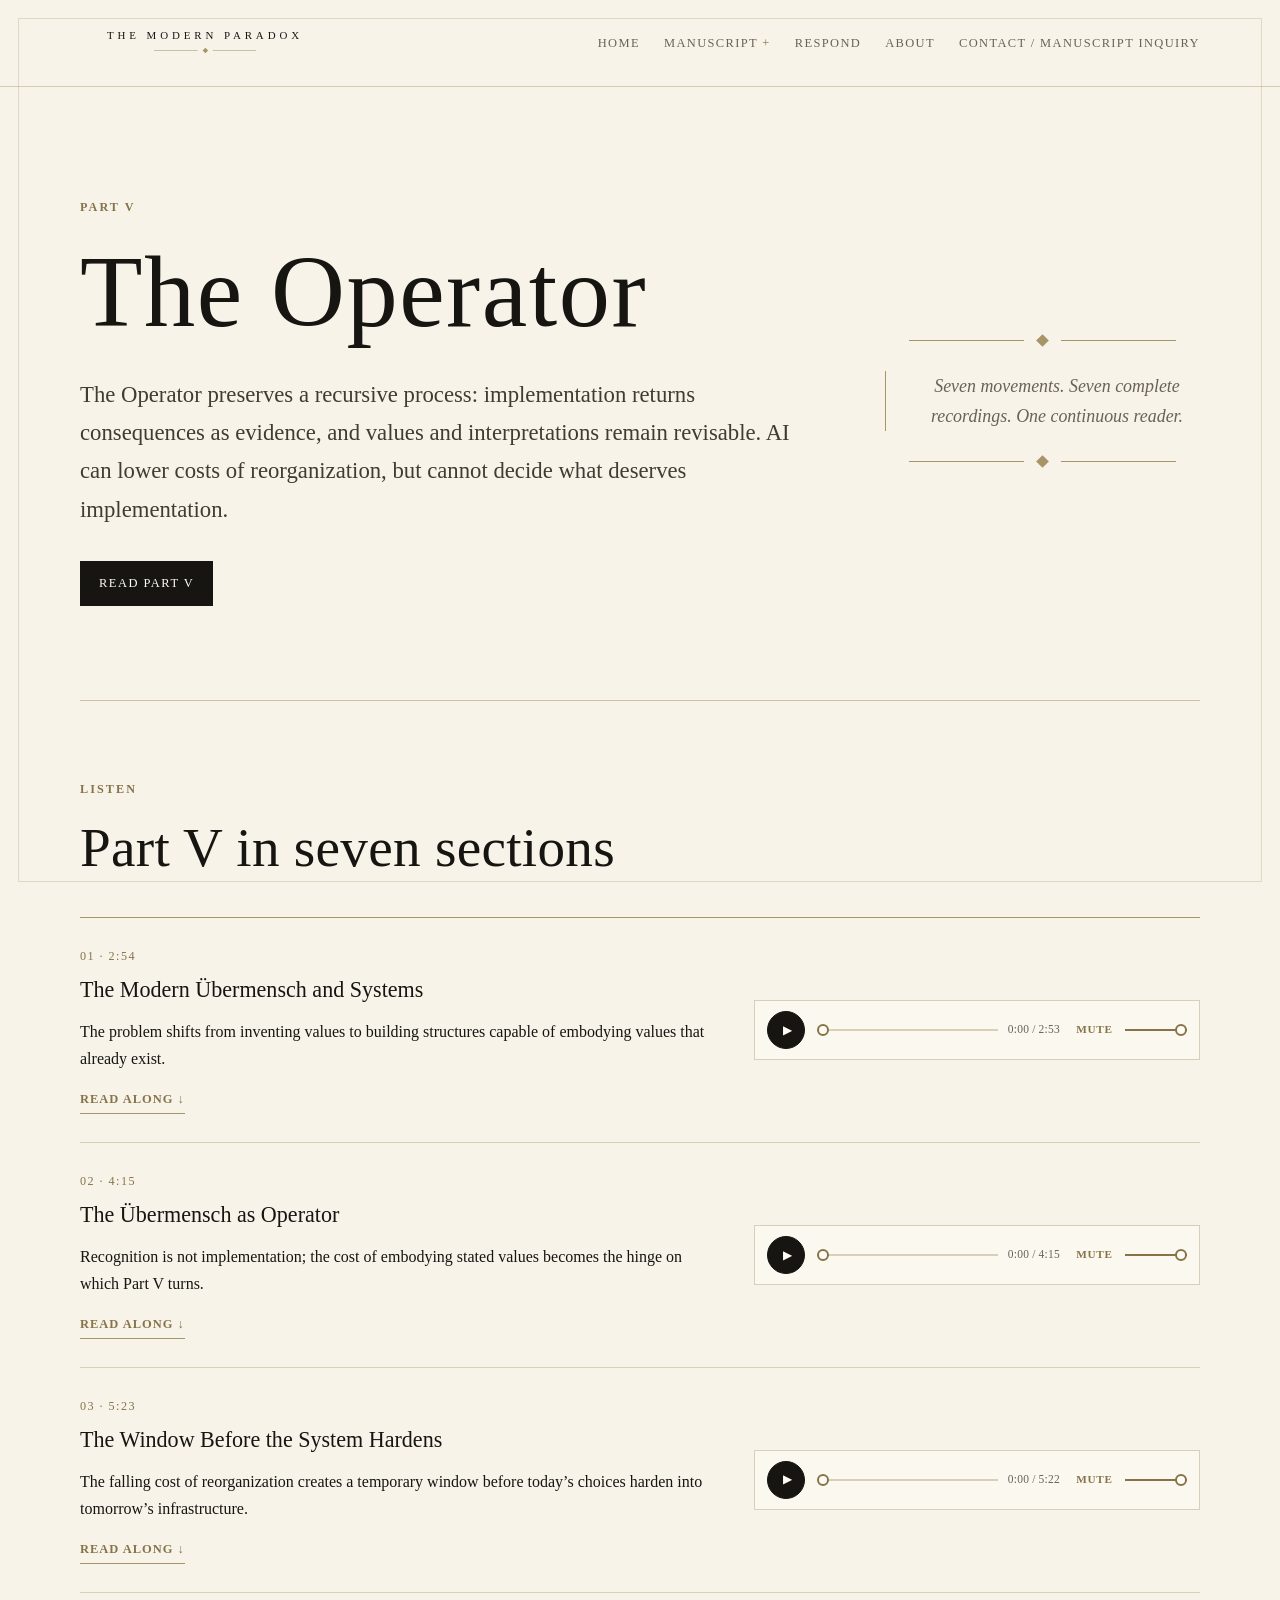
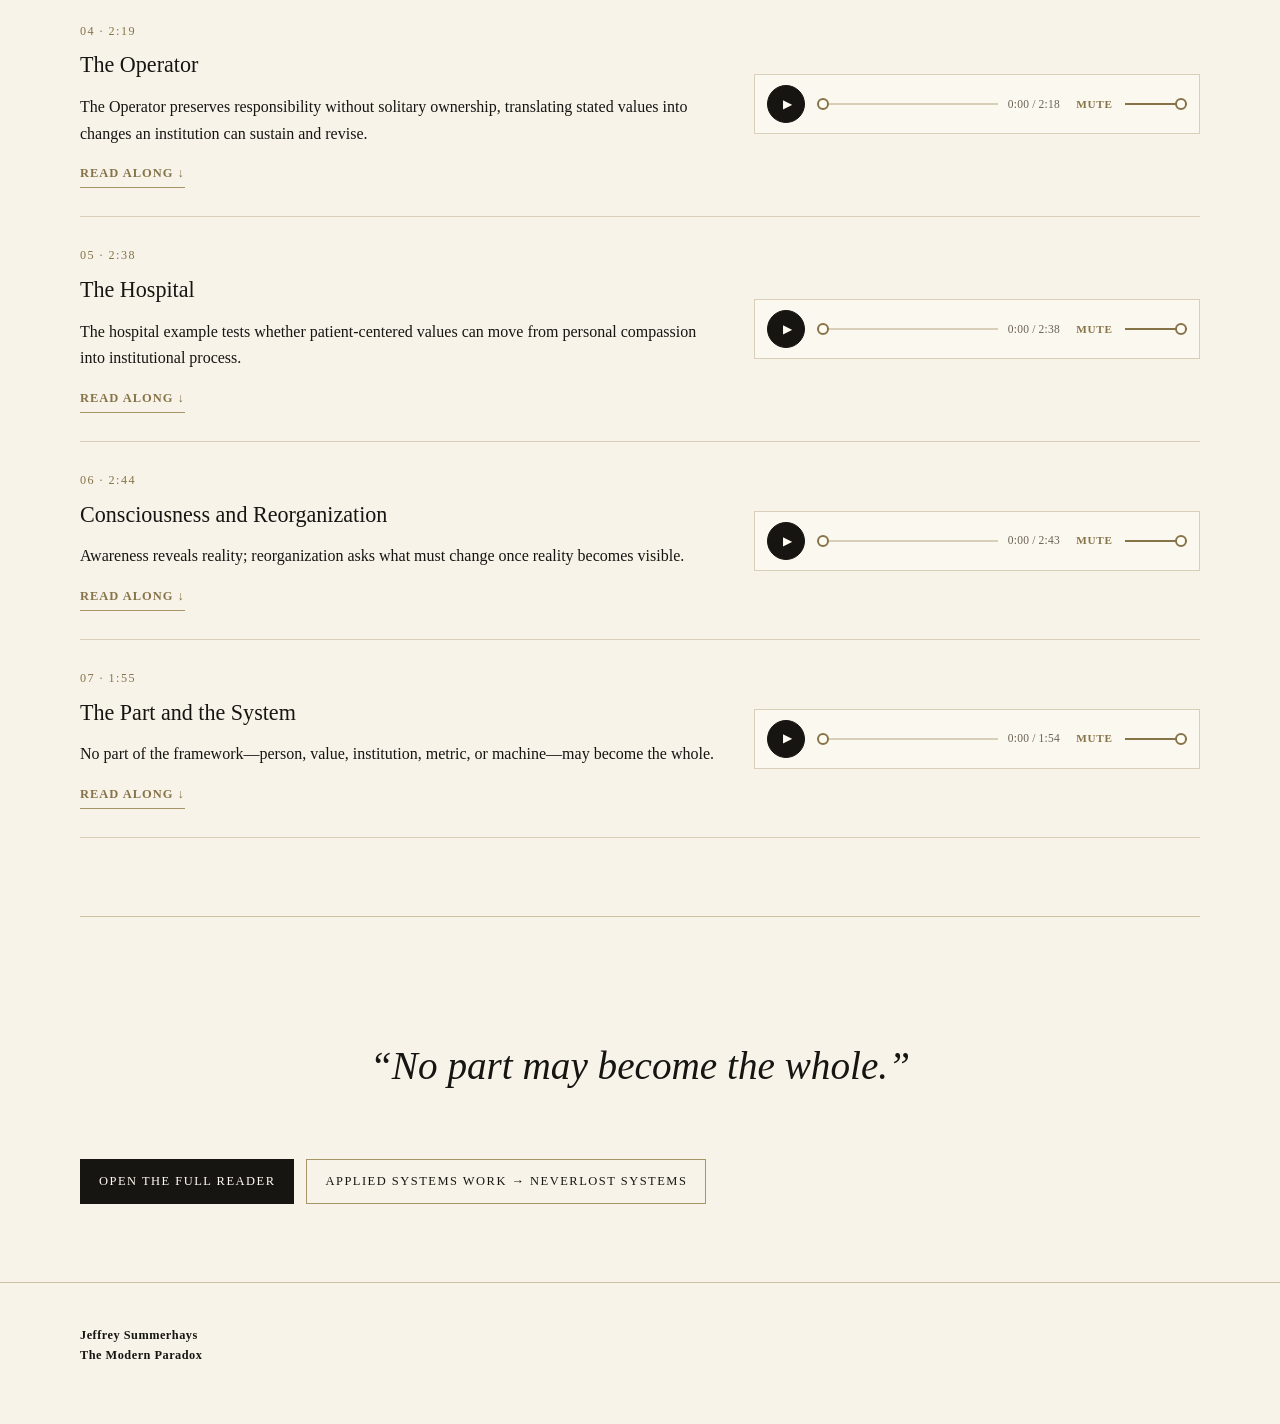
<file: part-v/index.html>
<!doctype html>
<html lang="en">
<head>
  <meta charset="utf-8">
  <meta name="viewport" content="width=device-width,initial-scale=1">
  <title>Part V — The Operator · The Modern Paradox</title>
  <meta name="description" content="Listen to Part V: The Operator, from The Modern Paradox.">
  <meta http-equiv="refresh" content="0;url=../part-iv/">
  <link rel="canonical" href="https://themodernparadox.com/part-iv/">
</head>
<body>
  <p>Continuing to <a href="../part-iv/">Part V — The Operator</a>…</p>
  <script>window.location.replace(`../part-iv/${window.location.search}${window.location.hash}`);</script>
</body>
</html>
</file>
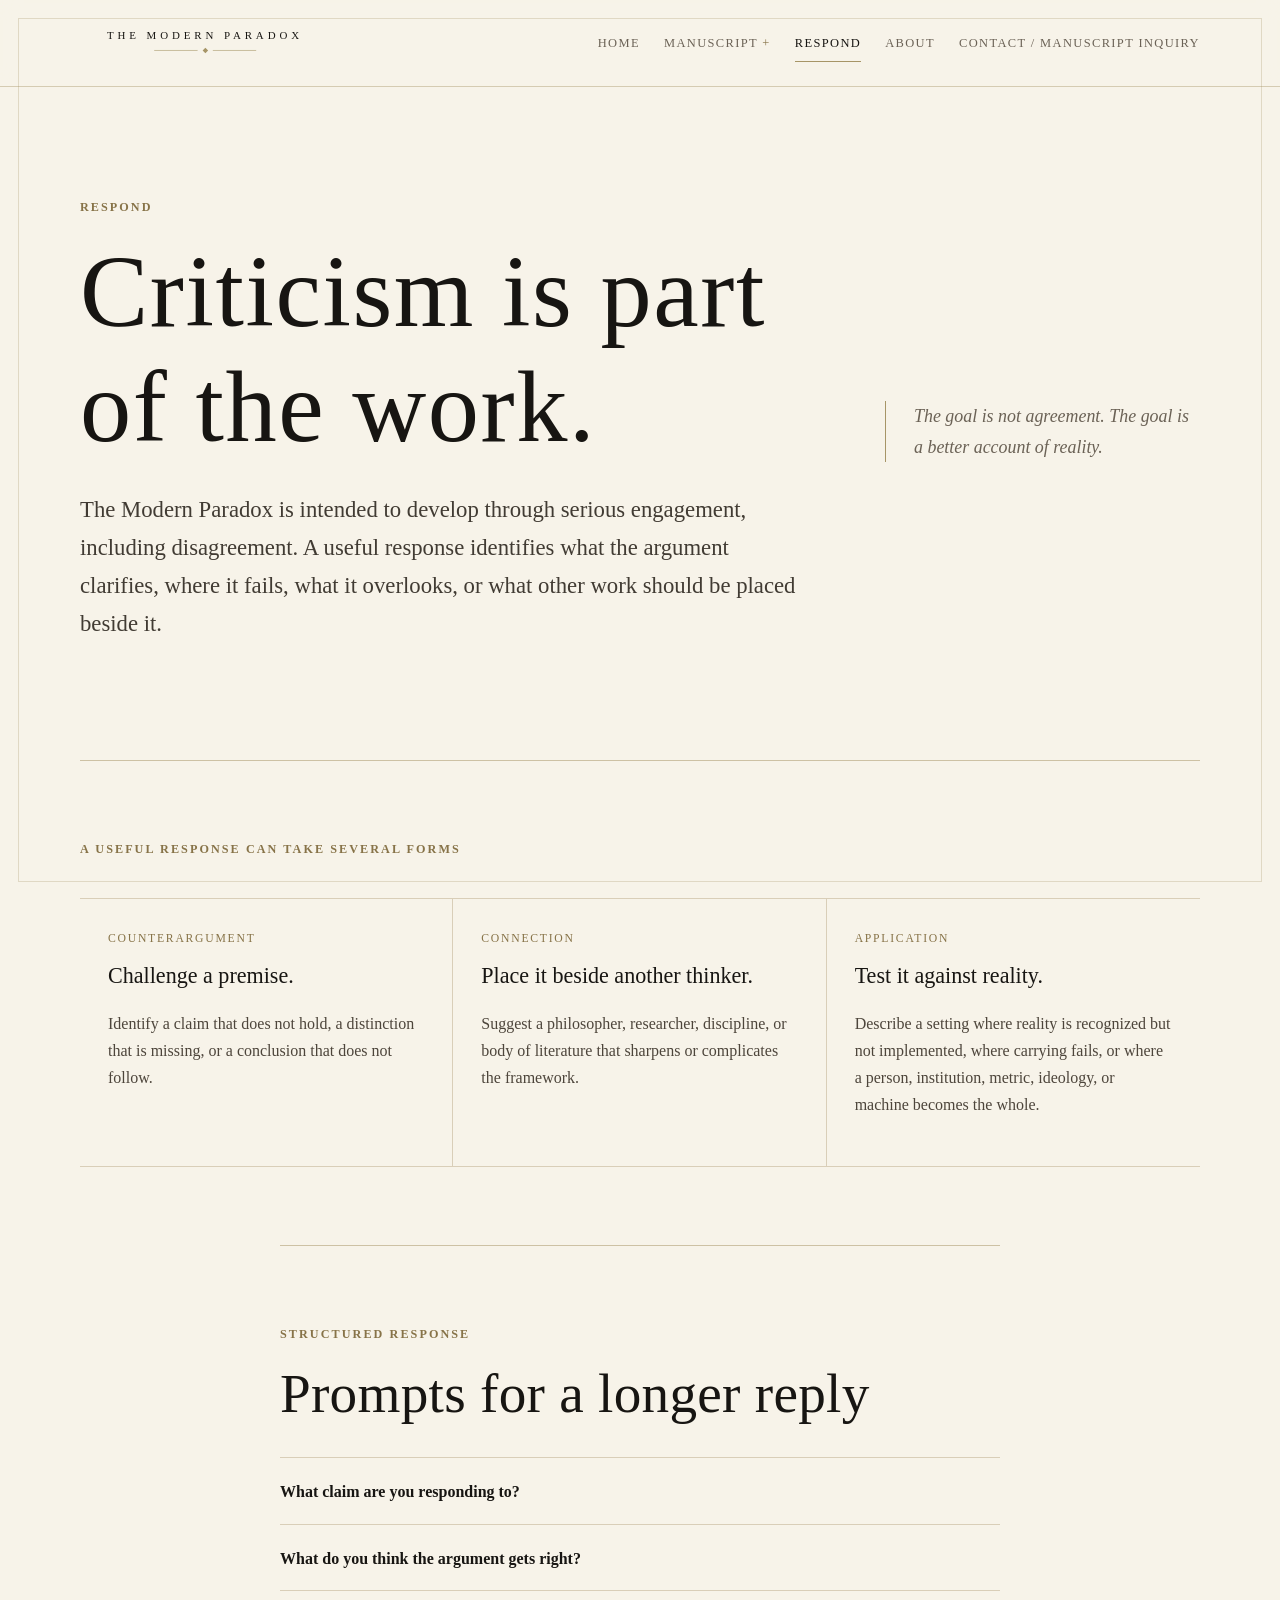
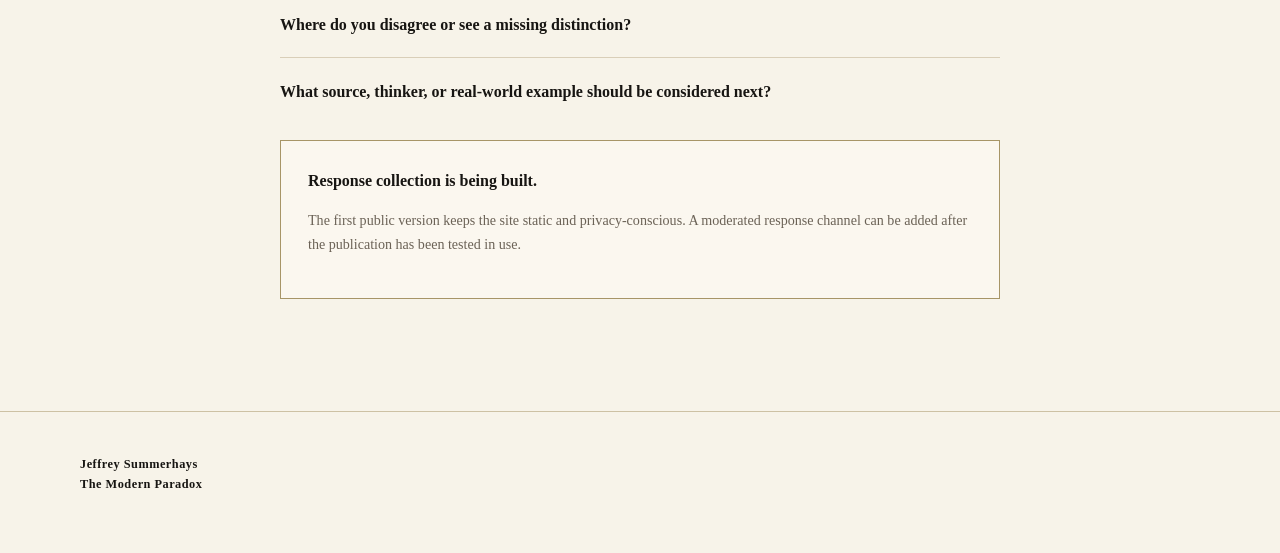
<file: respond/index.html>
<!doctype html>
<html lang="en">
<head>
  <meta charset="utf-8">
  <meta name="viewport" content="width=device-width,initial-scale=1">
  <title>Respond · The Modern Paradox</title>
  <meta name="description" content="Respond to The Modern Paradox with criticism, counterargument, connection, or application.">
  <link rel="icon" type="image/svg+xml" href="../favicon.svg">
  <link rel="stylesheet" href="../assets/css/site.css">
</head>
<body>

<header class="site-header">
  <nav class="nav" aria-label="Primary">
    <a class="brand" href="../index.html"><img src="../assets/brand/editorial-lockup-horizontal.svg" alt="The Modern Paradox"></a>
    <button class="menu-button" aria-expanded="false" aria-label="Open navigation">Menu</button>
    <div class="nav-links"><a href="../index.html">Home</a>
<details class="parts-menu">
  <summary>Manuscript</summary>
  <div class="parts-menu-panel">
    <a href="../part-i/">Part I — Reality Must Be Held</a>
    <a href="../index.html#manuscript">Part II — Recognition Is Not Implementation</a>
    <a href="../index.html#manuscript">Part III — The Cost of Coherence</a>
    <a href="../index.html#manuscript">Part IV — The Cost of Carrying</a>
    <a href="../part-v/">Part V — The Operator</a>
  </div>
</details>
<a href="../respond/" aria-current="page">Respond</a>
<a href="../about/">About</a>
<a href="mailto:neverlostsells@gmail.com" data-contact-open>Contact / Manuscript Inquiry</a></div>
  </nav>
</header>

<main>

<section class="hero">
  <div>
    <p class="eyebrow">Respond</p>
    <h1>Criticism is part of the work.</h1>
    <p class="lede">The Modern Paradox is intended to develop through serious engagement, including disagreement. A useful response identifies what the argument clarifies, where it fails, what it overlooks, or what other work should be placed beside it.</p>
  </div>
  <aside class="hero-note">The goal is not agreement. The goal is a better account of reality.</aside>
</section>

<section class="section">
  <p class="eyebrow">A useful response can take several forms</p>
  <div class="grid">
    <article class="card">
      <div class="number">Counterargument</div>
      <h3>Challenge a premise.</h3>
      <p>Identify a claim that does not hold, a distinction that is missing, or a conclusion that does not follow.</p>
    </article>
    <article class="card">
      <div class="number">Connection</div>
      <h3>Place it beside another thinker.</h3>
      <p>Suggest a philosopher, researcher, discipline, or body of literature that sharpens or complicates the framework.</p>
    </article>
    <article class="card">
      <div class="number">Application</div>
      <h3>Test it against reality.</h3>
      <p>Describe a setting where reality is recognized but not implemented, where carrying fails, or where a person, institution, metric, ideology, or machine becomes the whole.</p>
    </article>
  </div>
</section>

<section class="section narrow">
  <p class="eyebrow">Structured response</p>
  <h2>Prompts for a longer reply</h2>
  <div class="prompt-list">
    <div class="prompt"><strong>What claim are you responding to?</strong></div>
    <div class="prompt"><strong>What do you think the argument gets right?</strong></div>
    <div class="prompt"><strong>Where do you disagree or see a missing distinction?</strong></div>
    <div class="prompt"><strong>What source, thinker, or real-world example should be considered next?</strong></div>
  </div>
  <div class="meta-box">
    <strong>Response collection is being built.</strong>
    <p class="small">The first public version keeps the site static and privacy-conscious. A moderated response channel can be added after the publication has been tested in use.</p>
  </div>
</section>

</main>

<footer>
  <div class="footer-inner">
    <strong>Jeffrey Summerhays</strong>
    <br>
    <strong>The Modern Paradox</strong>
  </div>
</footer>
<script src="../assets/js/site.js?v=20260829b"></script>

</body>
</html>
</file>
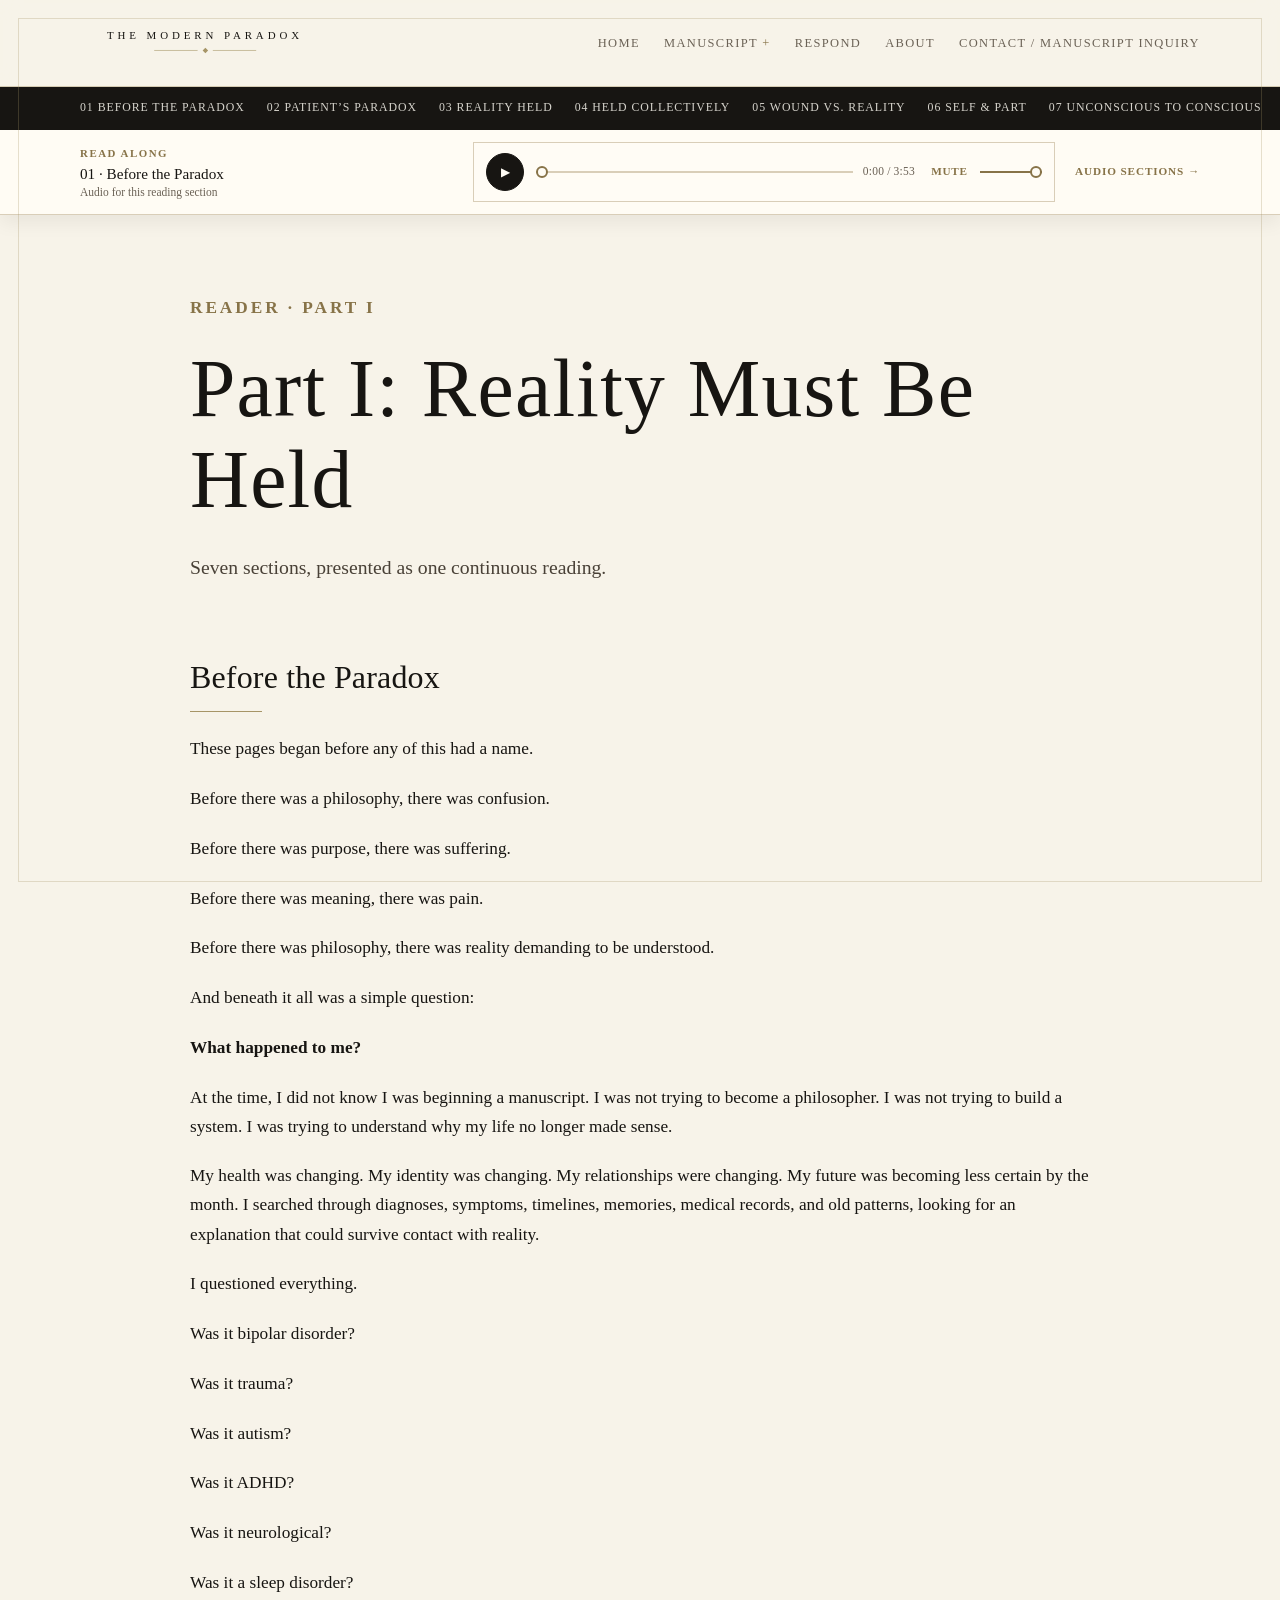
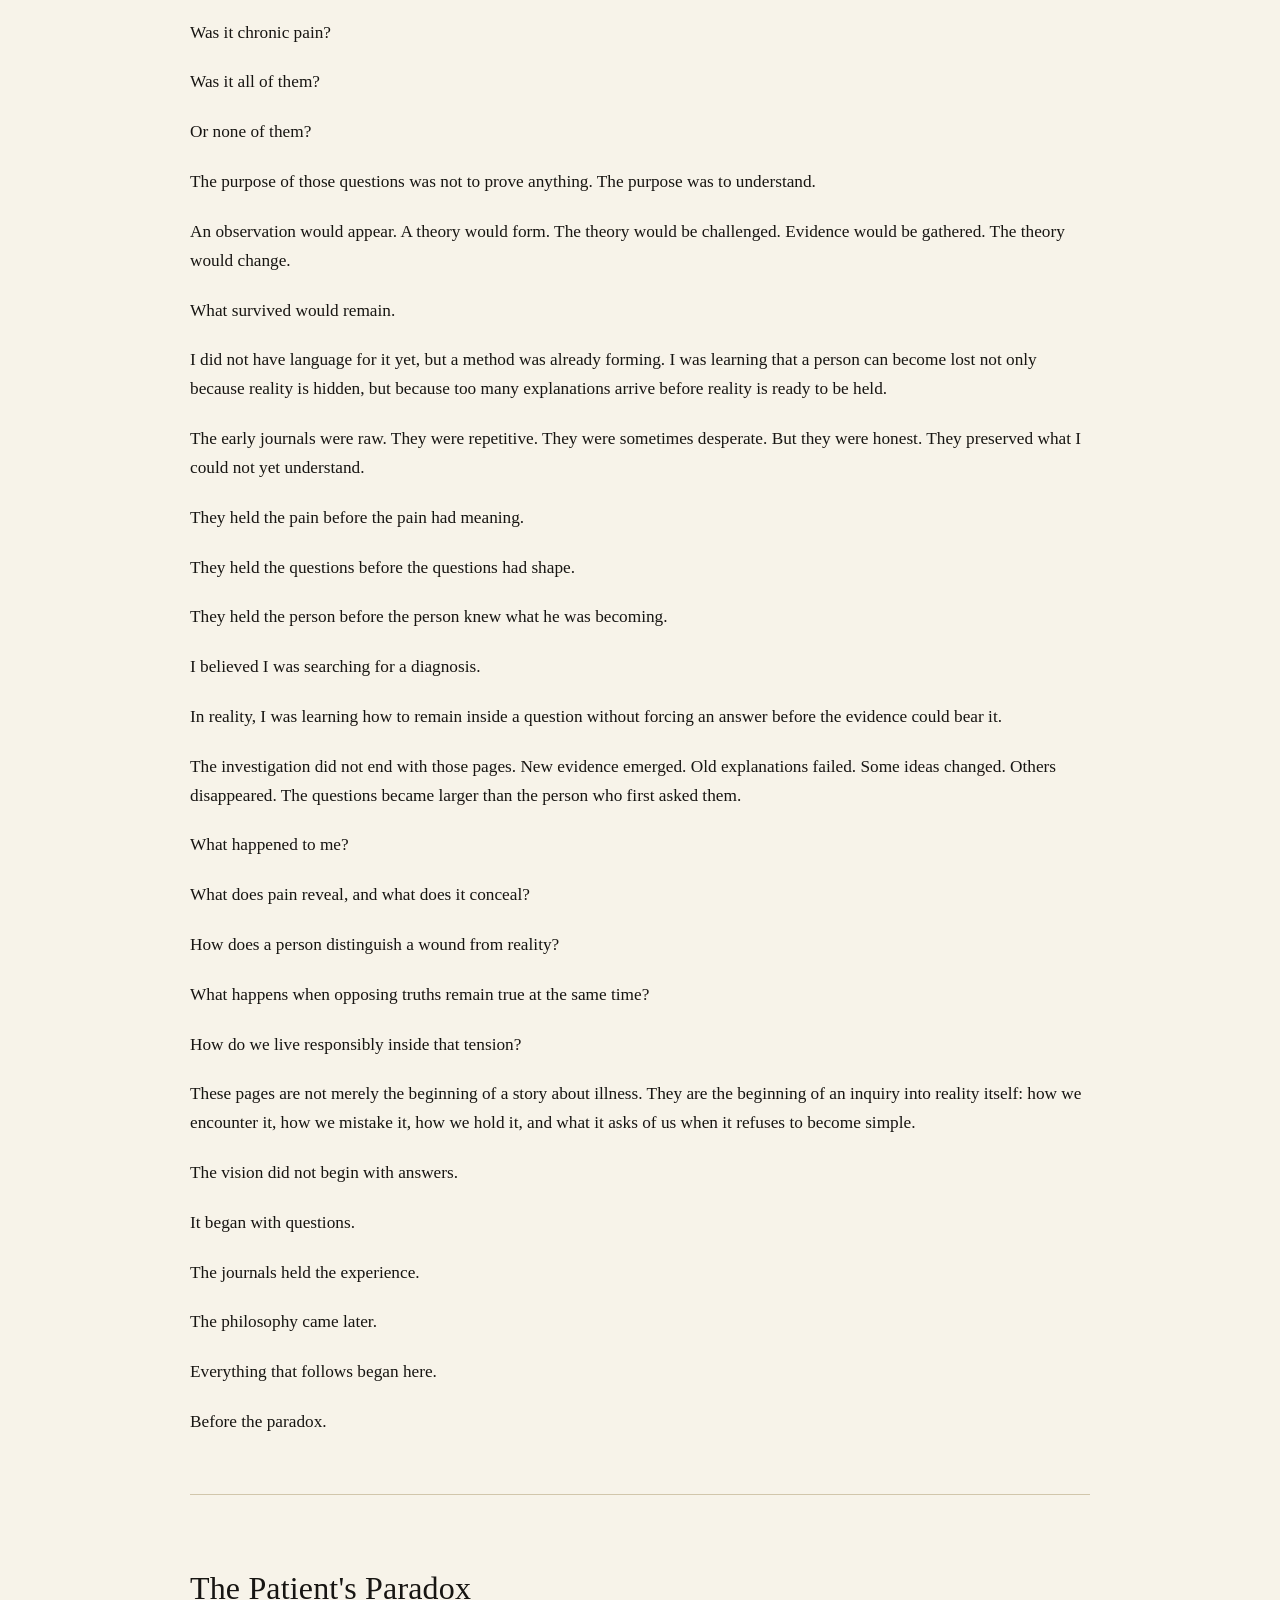
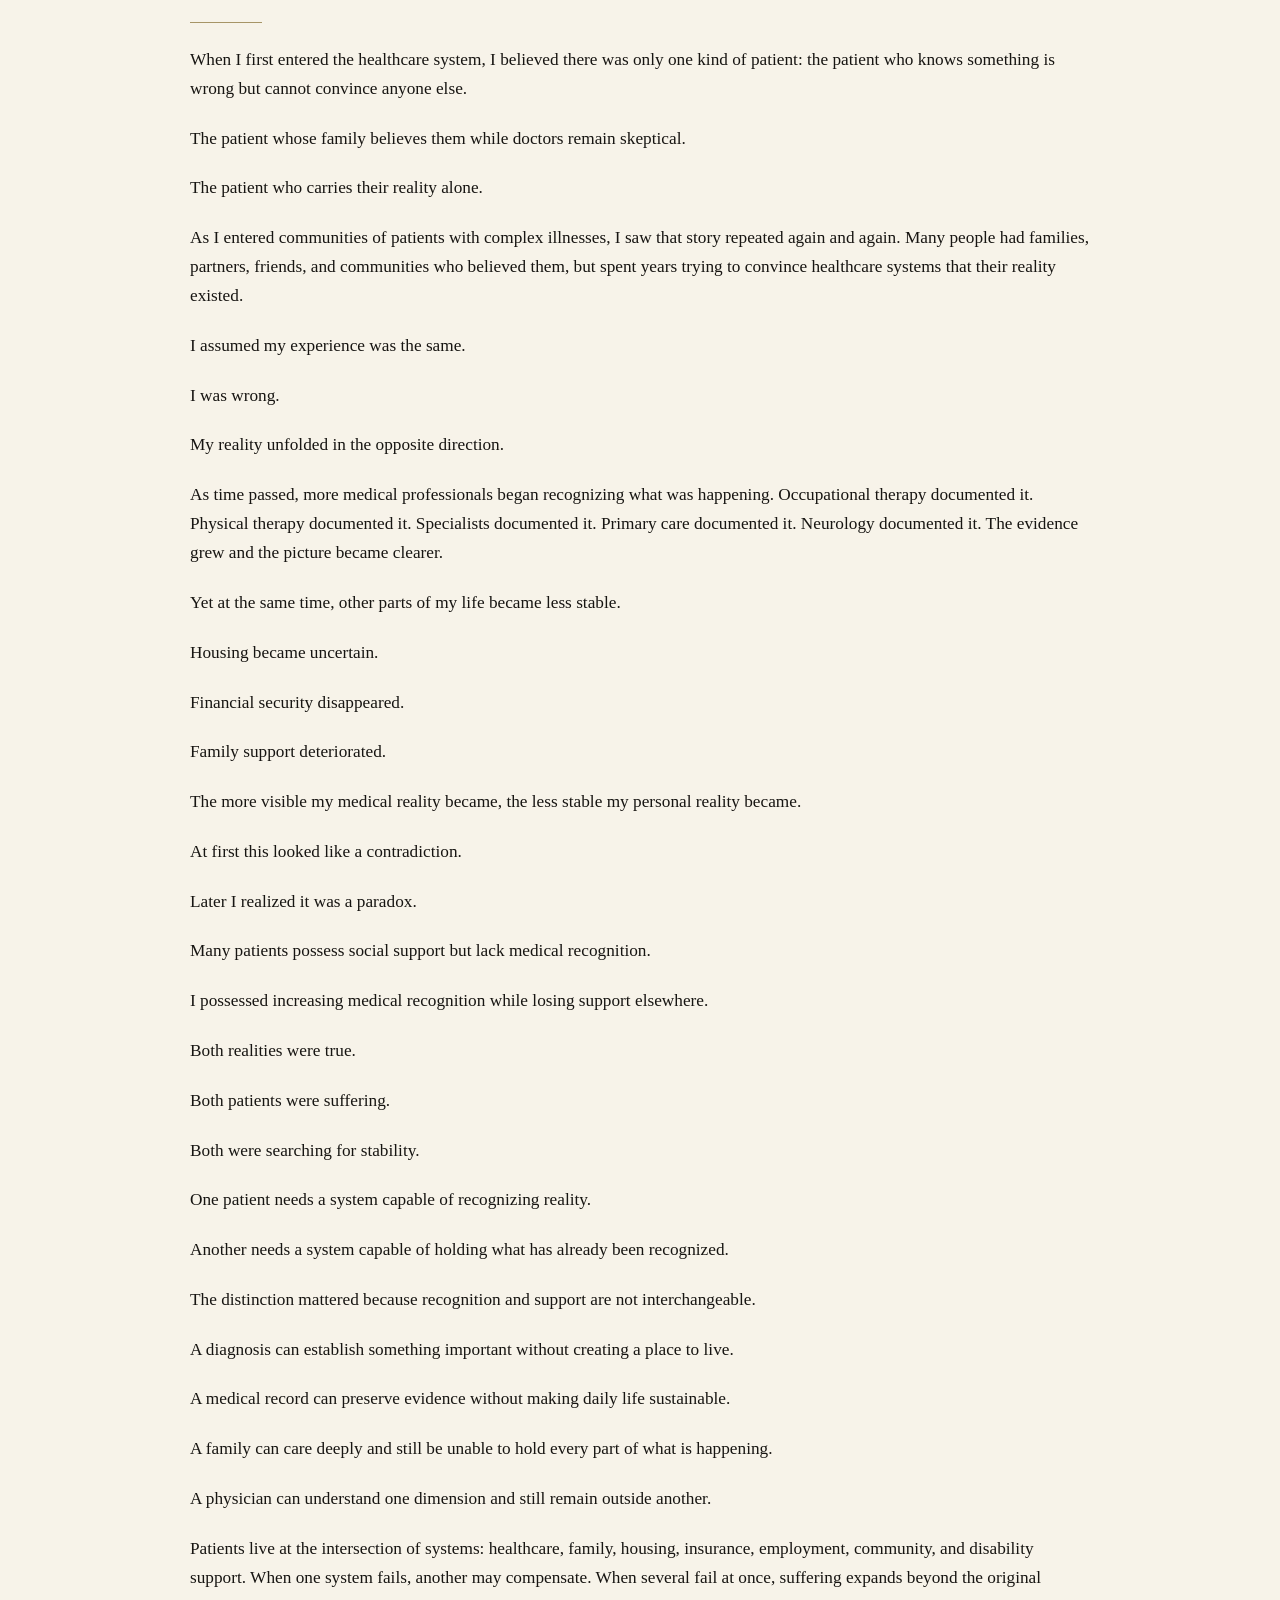
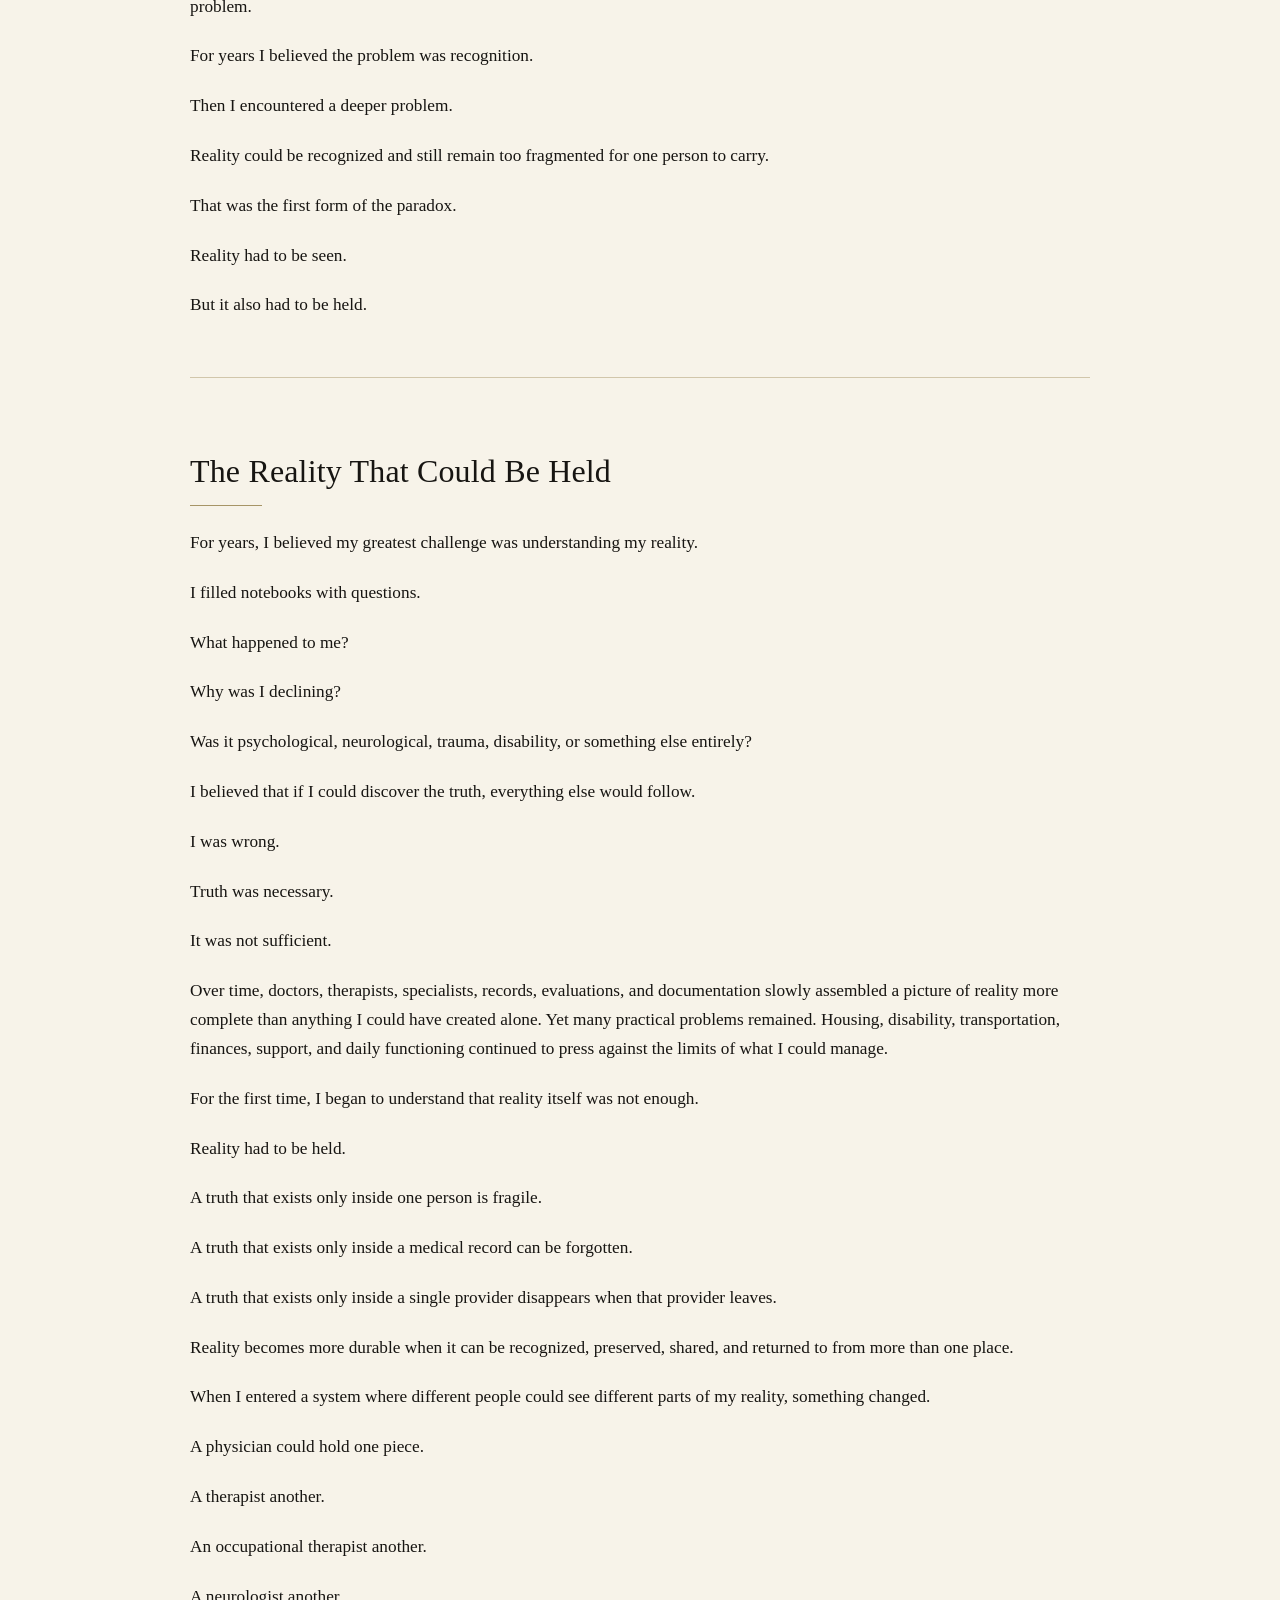
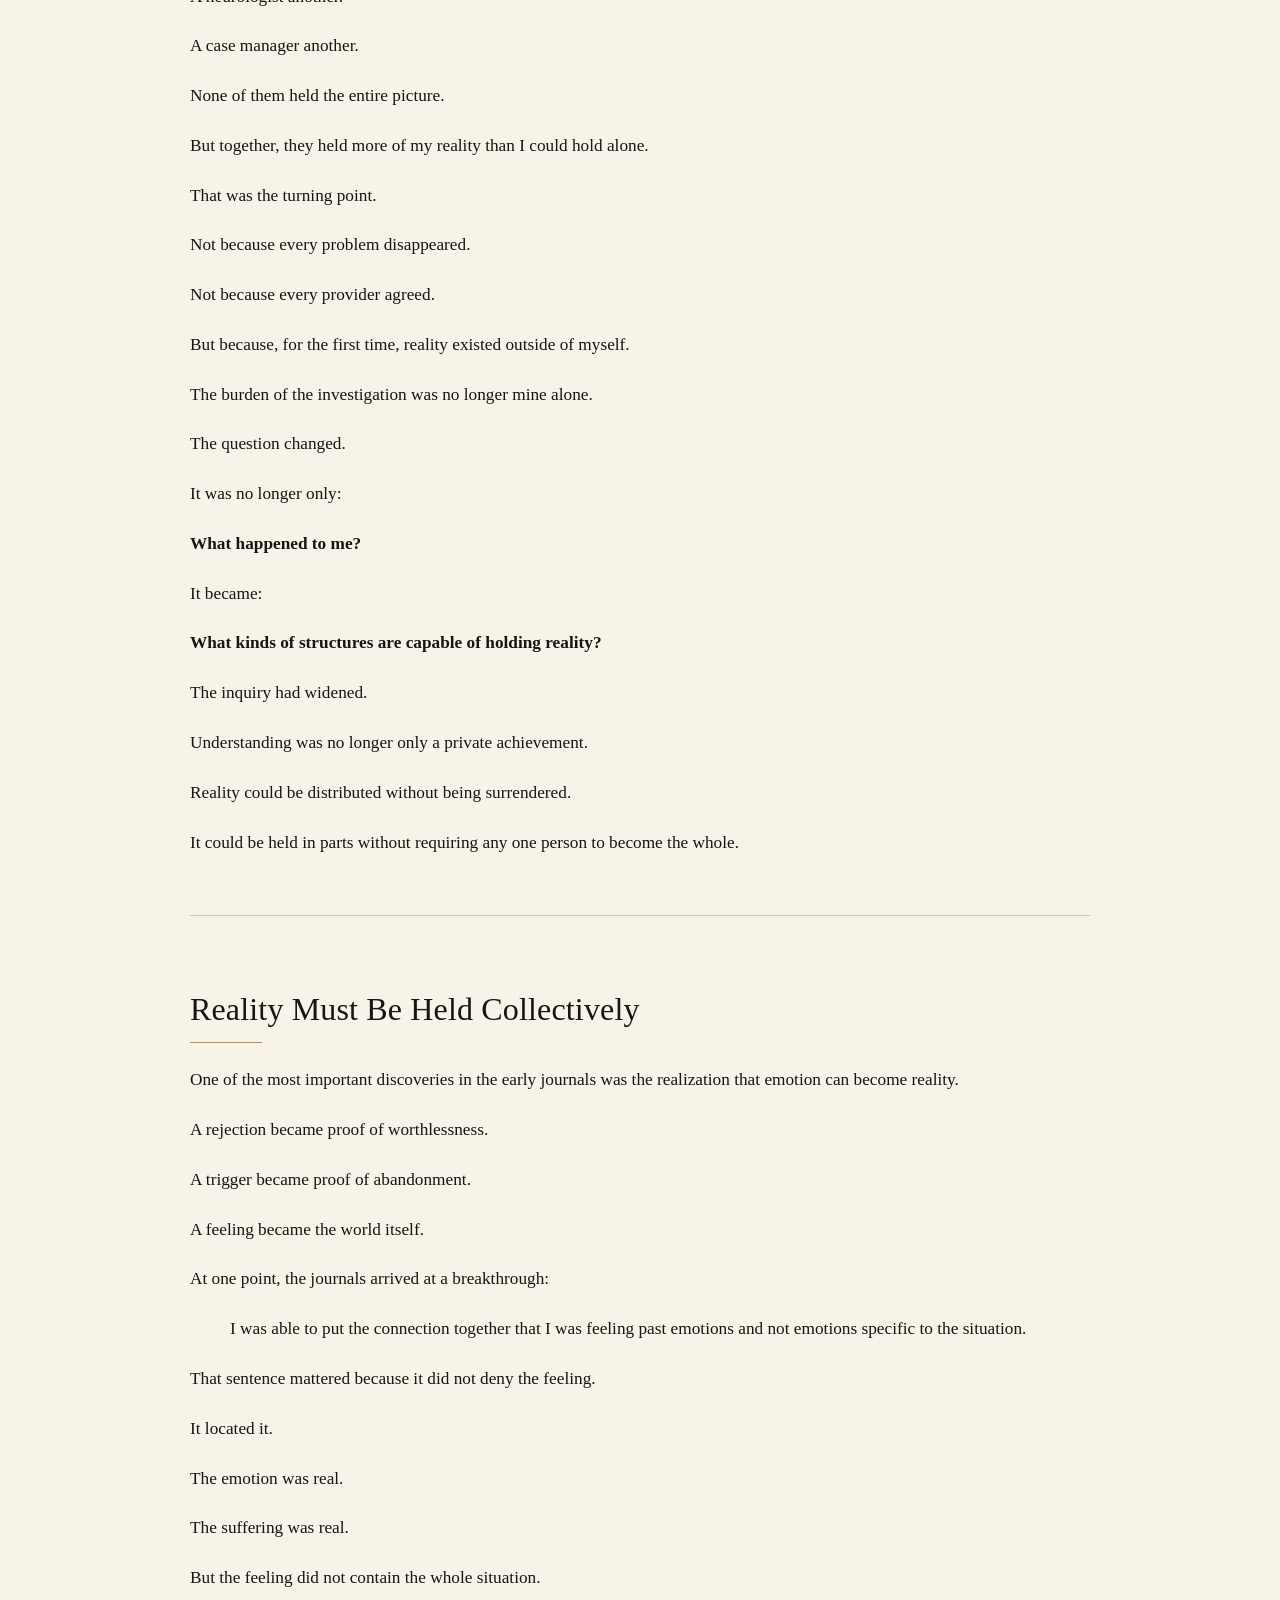
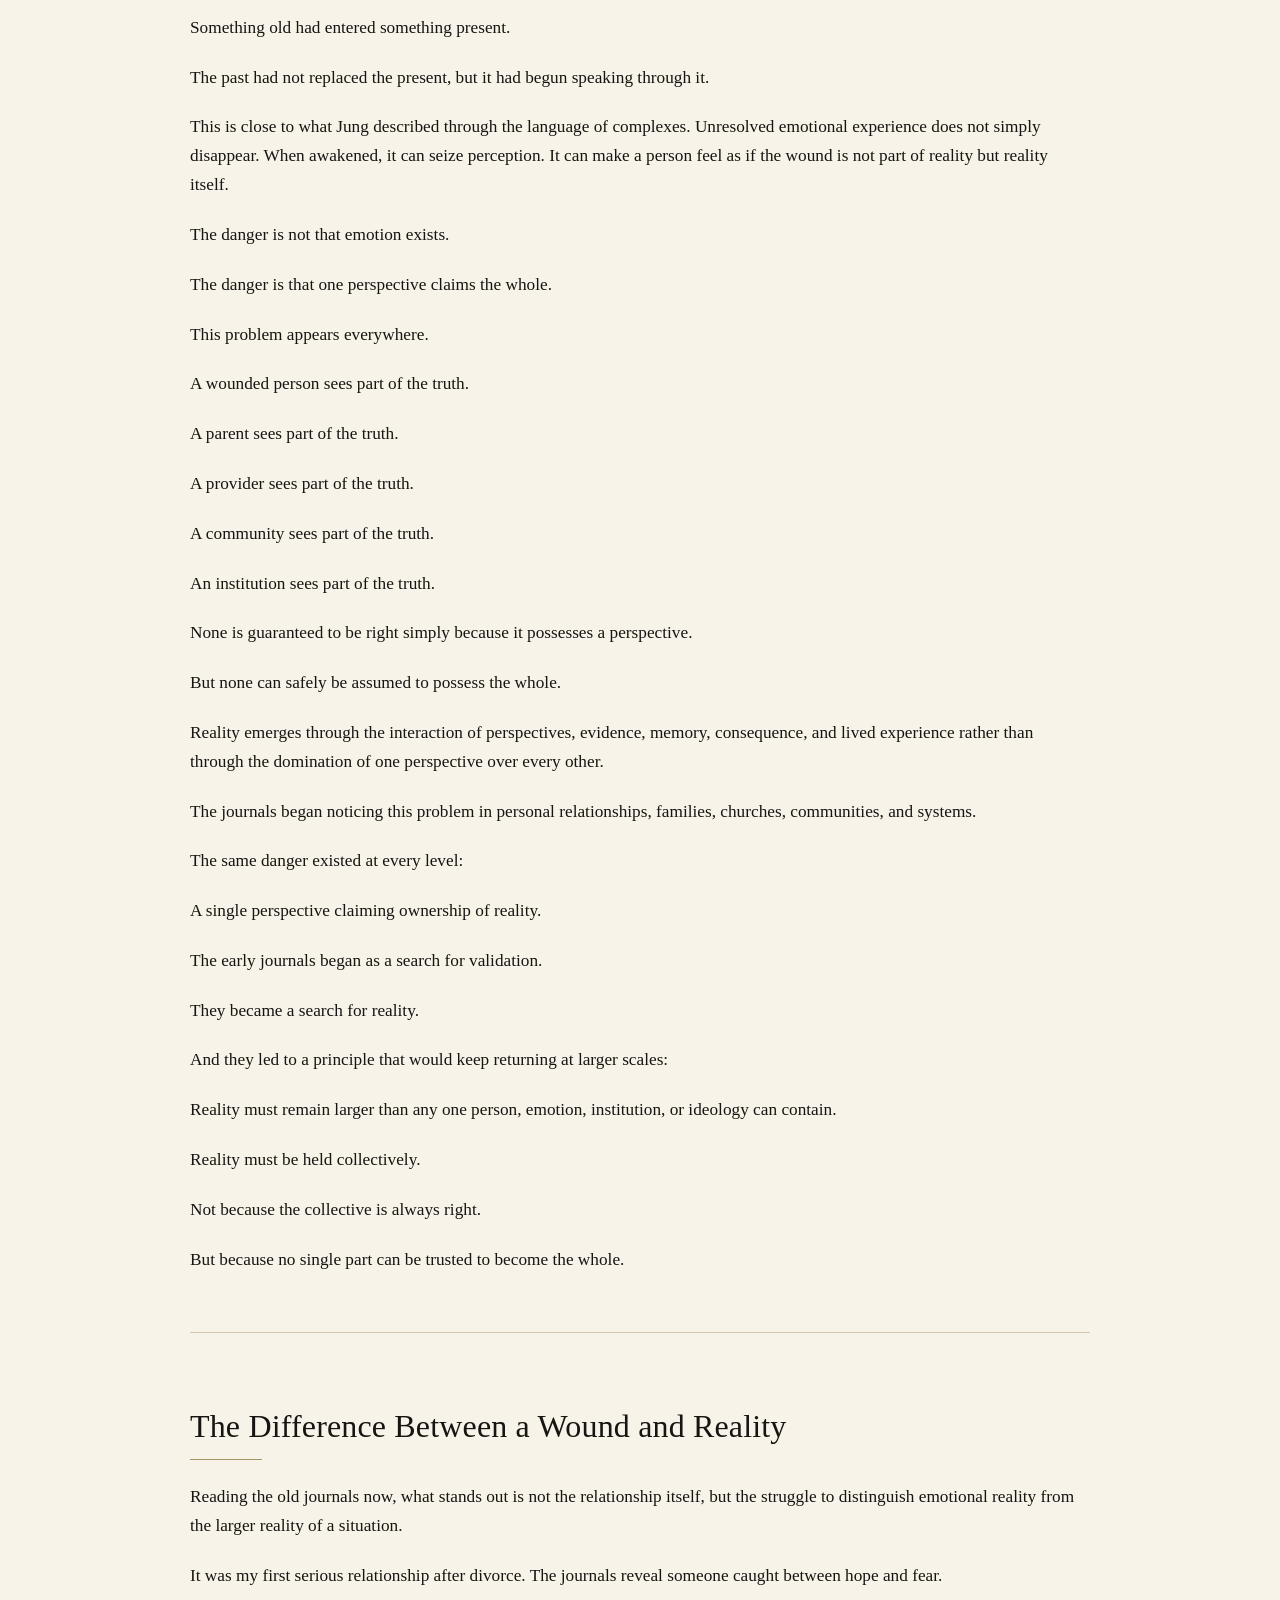
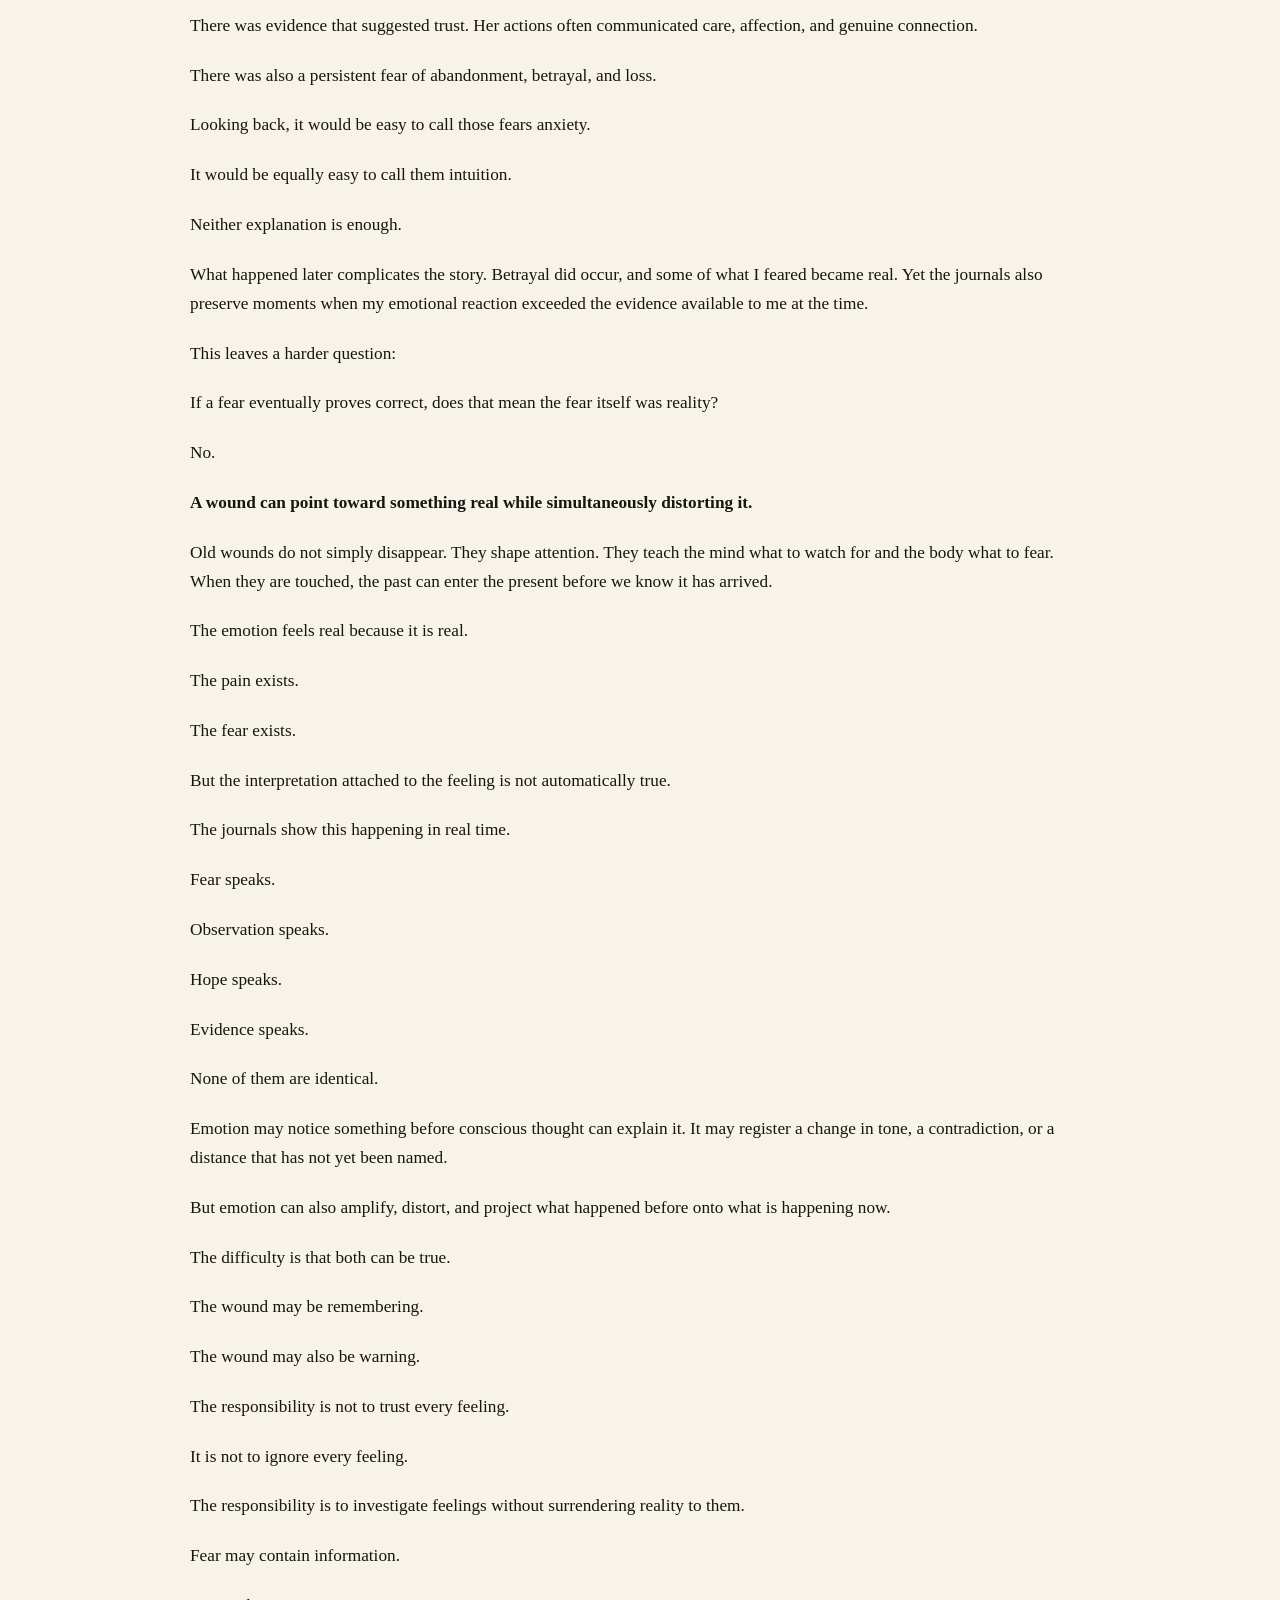
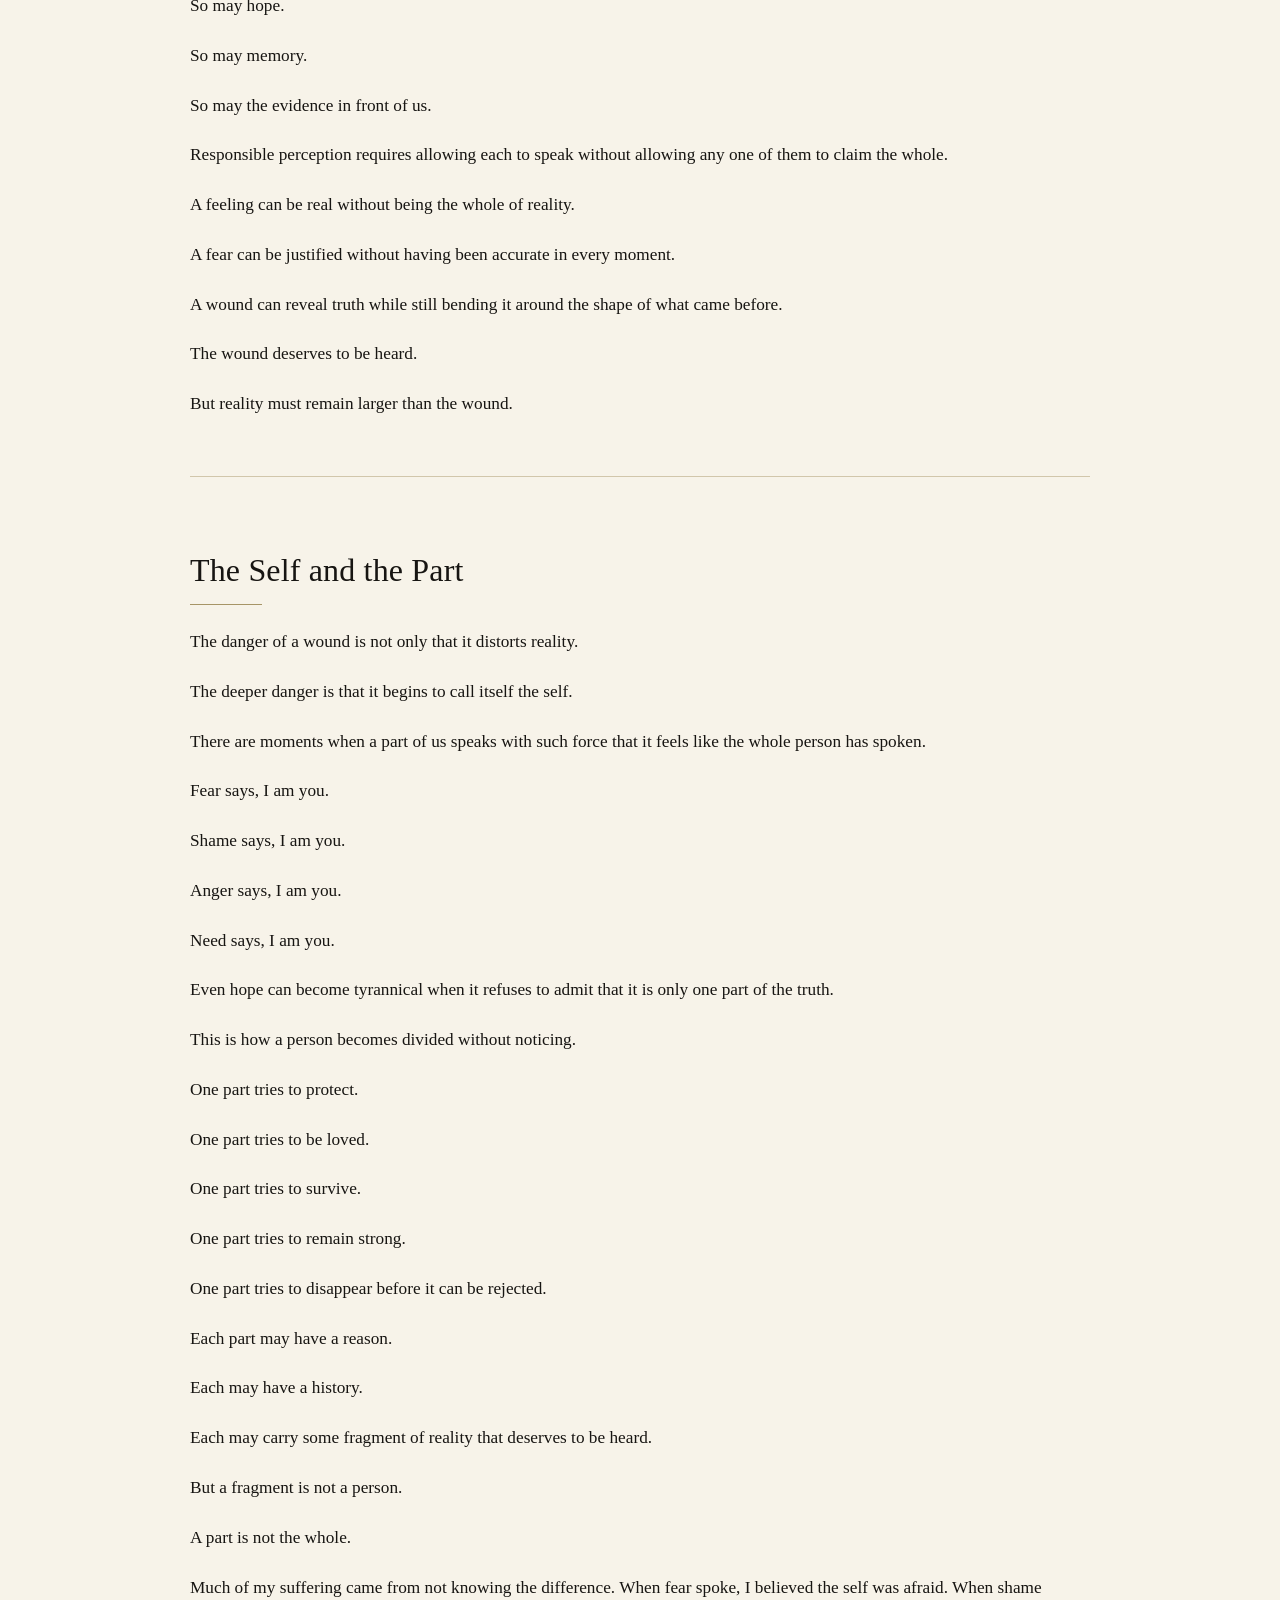
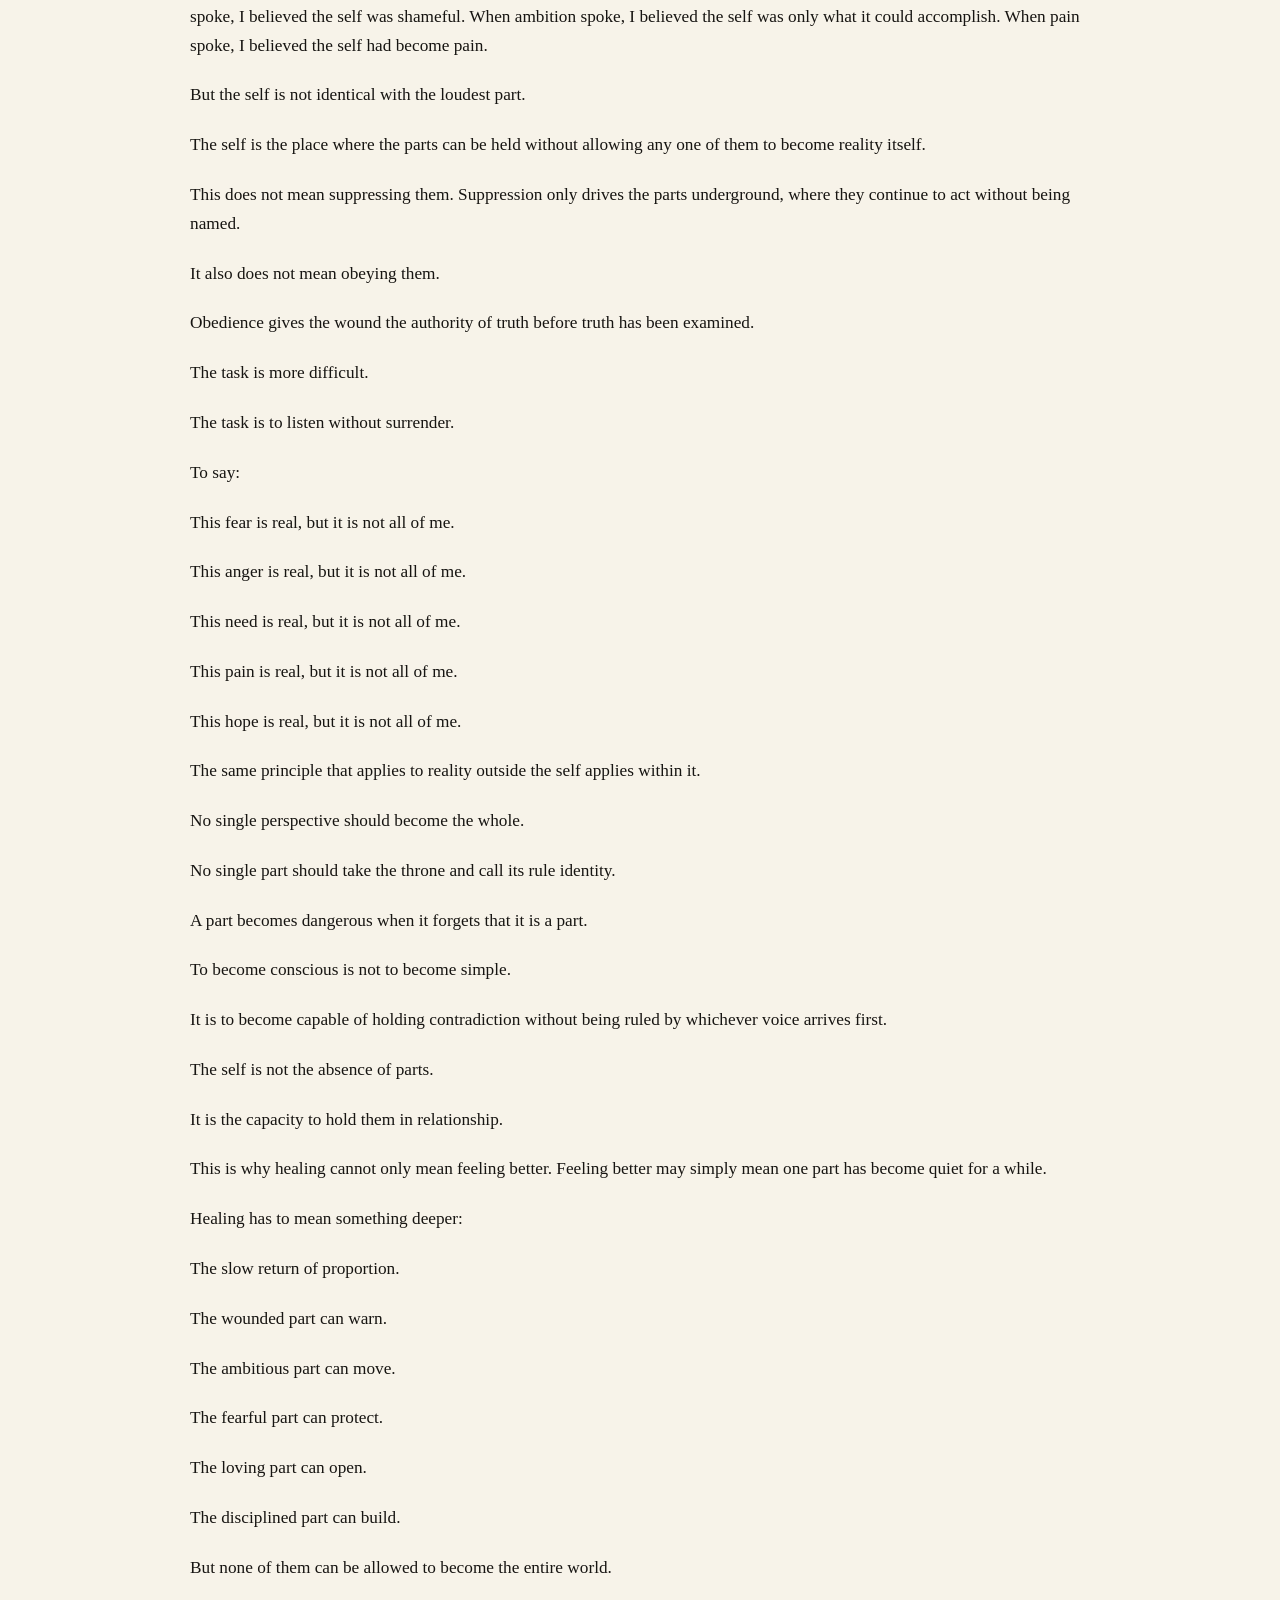
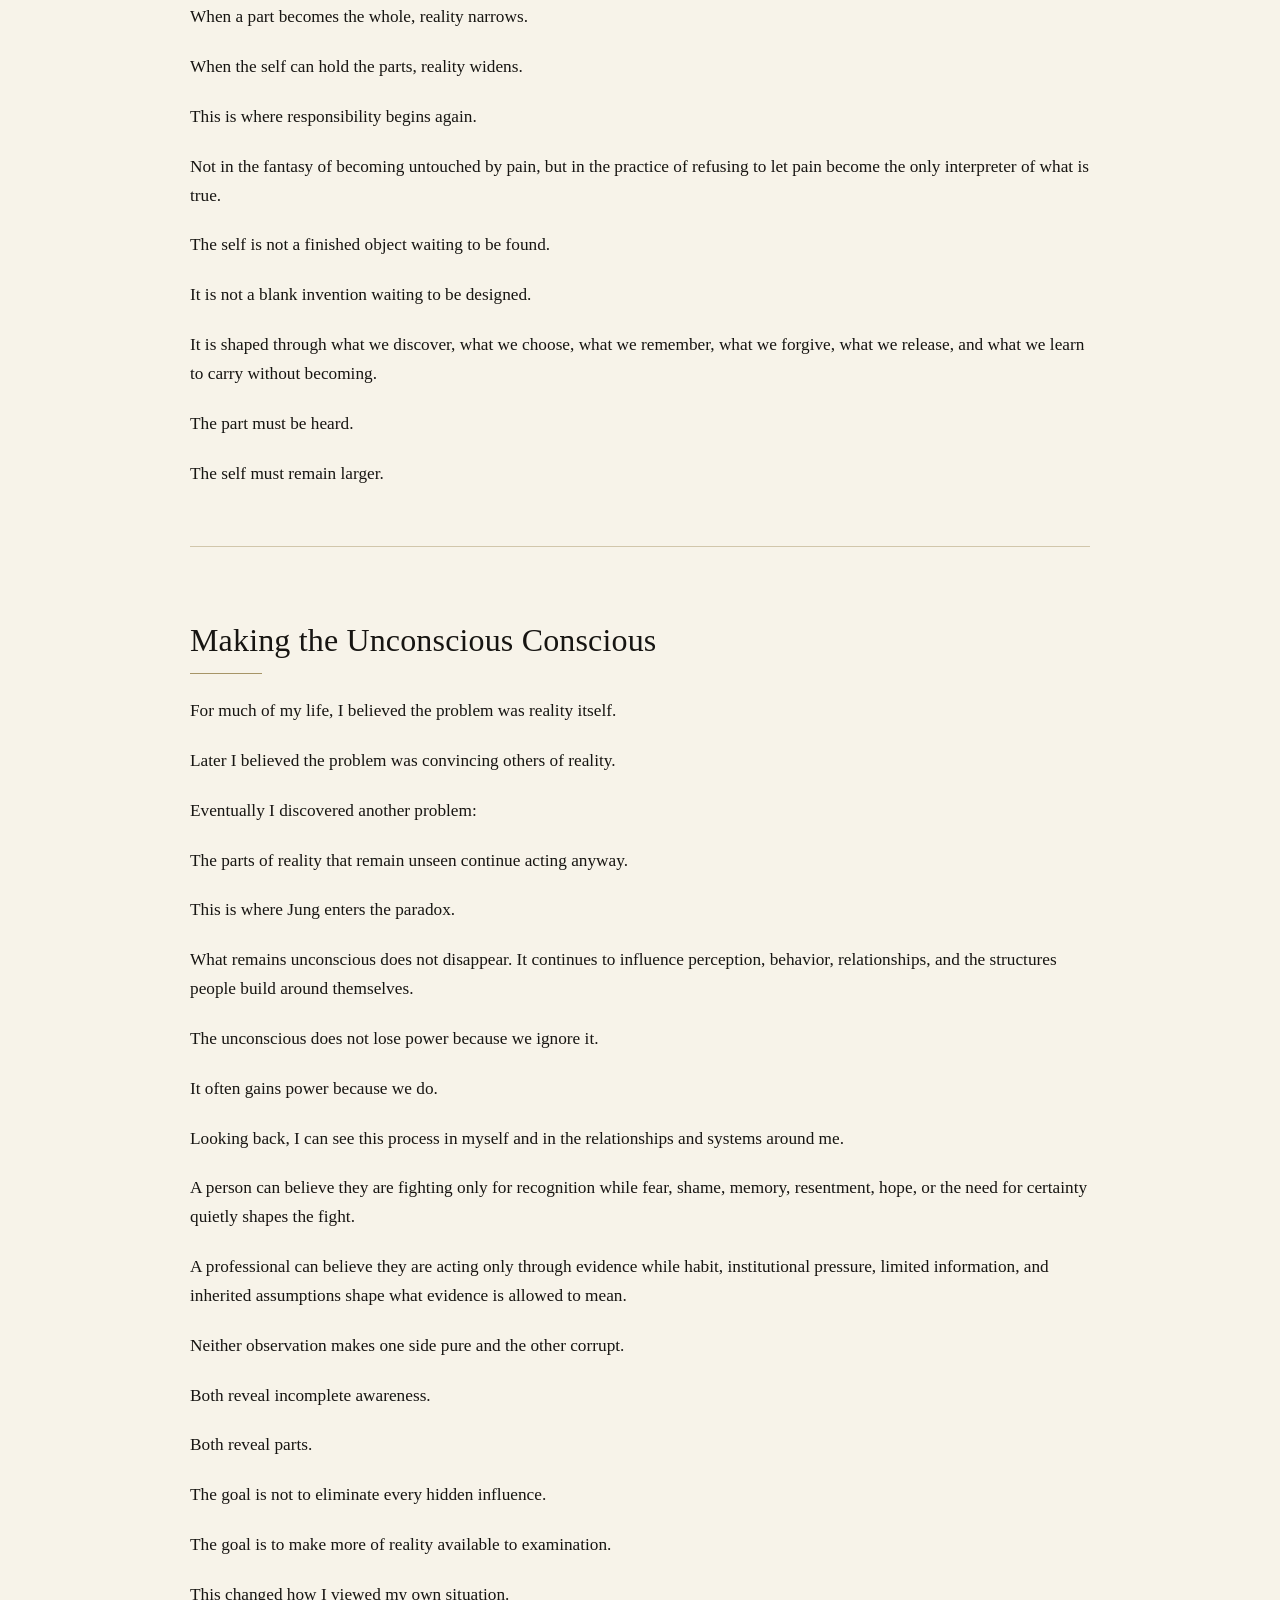
<file: read/part-i/index.html>
<!doctype html>
<html lang="en">
<head>
  <meta charset="utf-8">
  <meta name="viewport" content="width=device-width,initial-scale=1">
  <title>Read Part I · The Modern Paradox</title>
  <meta name="description" content="Read Part I of The Modern Paradox in seven continuous sections.">
  <link rel="icon" type="image/svg+xml" href="../../favicon.svg">
  <link rel="stylesheet" href="../../assets/css/site.css?v=20260830">
</head>
<body>

<header class="site-header">
  <nav class="nav" aria-label="Primary">
    <a class="brand" href="../../index.html"><img src="../../assets/brand/editorial-lockup-horizontal.svg" alt="The Modern Paradox"></a>
    <button class="menu-button" aria-expanded="false" aria-label="Open navigation">Menu</button>
    <div class="nav-links"><a href="../../index.html">Home</a>
<details class="parts-menu">
  <summary>Manuscript</summary>
  <div class="parts-menu-panel">
    <a href="../../part-i/" aria-current="page">Part I — Reality Must Be Held</a>
    <a href="../../index.html#manuscript">Part II — Recognition Is Not Implementation</a>
    <a href="../../index.html#manuscript">Part III — The Cost of Coherence</a>
    <a href="../../index.html#manuscript">Part IV — The Cost of Carrying</a>
    <a href="../../part-v/">Part V — The Operator</a>
  </div>
</details>
<a href="../../respond/">Respond</a>
<a href="../../about/">About</a>
<a href="mailto:neverlostsells@gmail.com" data-contact-open>Contact / Manuscript Inquiry</a></div>
  </nav>
</header>

<main>

<div class="reader-nav">
  <div class="reader-nav-inner">
    <a href="#before-the-paradox">01 Before the Paradox</a>
    <a href="#patients-paradox">02 Patient’s Paradox</a>
    <a href="#reality-that-could-be-held">03 Reality Held</a>
    <a href="#reality-held-collectively">04 Held Collectively</a>
    <a href="#wound-and-reality">05 Wound vs. Reality</a>
    <a href="#self-and-part">06 Self &amp; Part</a>
    <a href="#making-unconscious-conscious">07 Unconscious to Conscious</a>
  </div>
</div>

<article class="reader">
  <p class="eyebrow">Reader · Part I</p>
  <h1>Part I: Reality Must Be Held</h1>
  <p class="intro">Seven sections, presented as one continuous reading.</p>

  <h2 id="before-the-paradox">Before the Paradox</h2>
  <p>These pages began before any of this had a name.</p>
  <p>Before there was a philosophy, there was confusion.</p>
  <p>Before there was purpose, there was suffering.</p>
  <p>Before there was meaning, there was pain.</p>
  <p>Before there was philosophy, there was reality demanding to be understood.</p>
  <p>And beneath it all was a simple question:</p>
  <p><strong>What happened to me?</strong></p>
  <p>At the time, I did not know I was beginning a manuscript. I was not trying to become a philosopher. I was not trying to build a system. I was trying to understand why my life no longer made sense.</p>
  <p>My health was changing. My identity was changing. My relationships were changing. My future was becoming less certain by the month. I searched through diagnoses, symptoms, timelines, memories, medical records, and old patterns, looking for an explanation that could survive contact with reality.</p>
  <p>I questioned everything.</p>
  <p>Was it bipolar disorder?</p>
  <p>Was it trauma?</p>
  <p>Was it autism?</p>
  <p>Was it ADHD?</p>
  <p>Was it neurological?</p>
  <p>Was it a sleep disorder?</p>
  <p>Was it chronic pain?</p>
  <p>Was it all of them?</p>
  <p>Or none of them?</p>
  <p>The purpose of those questions was not to prove anything. The purpose was to understand.</p>
  <p>An observation would appear. A theory would form. The theory would be challenged. Evidence would be gathered. The theory would change.</p>
  <p>What survived would remain.</p>
  <p>I did not have language for it yet, but a method was already forming. I was learning that a person can become lost not only because reality is hidden, but because too many explanations arrive before reality is ready to be held.</p>
  <p>The early journals were raw. They were repetitive. They were sometimes desperate. But they were honest. They preserved what I could not yet understand.</p>
  <p>They held the pain before the pain had meaning.</p>
  <p>They held the questions before the questions had shape.</p>
  <p>They held the person before the person knew what he was becoming.</p>
  <p>I believed I was searching for a diagnosis.</p>
  <p>In reality, I was learning how to remain inside a question without forcing an answer before the evidence could bear it.</p>
  <p>The investigation did not end with those pages. New evidence emerged. Old explanations failed. Some ideas changed. Others disappeared. The questions became larger than the person who first asked them.</p>
  <p>What happened to me?</p>
  <p>What does pain reveal, and what does it conceal?</p>
  <p>How does a person distinguish a wound from reality?</p>
  <p>What happens when opposing truths remain true at the same time?</p>
  <p>How do we live responsibly inside that tension?</p>
  <p>These pages are not merely the beginning of a story about illness. They are the beginning of an inquiry into reality itself: how we encounter it, how we mistake it, how we hold it, and what it asks of us when it refuses to become simple.</p>
  <p>The vision did not begin with answers.</p>
  <p>It began with questions.</p>
  <p>The journals held the experience.</p>
  <p>The philosophy came later.</p>
  <p>Everything that follows began here.</p>
  <p>Before the paradox.</p>

  <hr>

  <h2 id="patients-paradox">The Patient's Paradox</h2>
  <p>When I first entered the healthcare system, I believed there was only one kind of patient: the patient who knows something is wrong but cannot convince anyone else.</p>
  <p>The patient whose family believes them while doctors remain skeptical.</p>
  <p>The patient who carries their reality alone.</p>
  <p>As I entered communities of patients with complex illnesses, I saw that story repeated again and again. Many people had families, partners, friends, and communities who believed them, but spent years trying to convince healthcare systems that their reality existed.</p>
  <p>I assumed my experience was the same.</p>
  <p>I was wrong.</p>
  <p>My reality unfolded in the opposite direction.</p>
  <p>As time passed, more medical professionals began recognizing what was happening. Occupational therapy documented it. Physical therapy documented it. Specialists documented it. Primary care documented it. Neurology documented it. The evidence grew and the picture became clearer.</p>
  <p>Yet at the same time, other parts of my life became less stable.</p>
  <p>Housing became uncertain.</p>
  <p>Financial security disappeared.</p>
  <p>Family support deteriorated.</p>
  <p>The more visible my medical reality became, the less stable my personal reality became.</p>
  <p>At first this looked like a contradiction.</p>
  <p>Later I realized it was a paradox.</p>
  <p>Many patients possess social support but lack medical recognition.</p>
  <p>I possessed increasing medical recognition while losing support elsewhere.</p>
  <p>Both realities were true.</p>
  <p>Both patients were suffering.</p>
  <p>Both were searching for stability.</p>
  <p>One patient needs a system capable of recognizing reality.</p>
  <p>Another needs a system capable of holding what has already been recognized.</p>
  <p>The distinction mattered because recognition and support are not interchangeable.</p>
  <p>A diagnosis can establish something important without creating a place to live.</p>
  <p>A medical record can preserve evidence without making daily life sustainable.</p>
  <p>A family can care deeply and still be unable to hold every part of what is happening.</p>
  <p>A physician can understand one dimension and still remain outside another.</p>
  <p>Patients live at the intersection of systems: healthcare, family, housing, insurance, employment, community, and disability support. When one system fails, another may compensate. When several fail at once, suffering expands beyond the original problem.</p>
  <p>For years I believed the problem was recognition.</p>
  <p>Then I encountered a deeper problem.</p>
  <p>Reality could be recognized and still remain too fragmented for one person to carry.</p>
  <p>That was the first form of the paradox.</p>
  <p>Reality had to be seen.</p>
  <p>But it also had to be held.</p>

  <hr>

  <h2 id="reality-that-could-be-held">The Reality That Could Be Held</h2>
  <p>For years, I believed my greatest challenge was understanding my reality.</p>
  <p>I filled notebooks with questions.</p>
  <p>What happened to me?</p>
  <p>Why was I declining?</p>
  <p>Was it psychological, neurological, trauma, disability, or something else entirely?</p>
  <p>I believed that if I could discover the truth, everything else would follow.</p>
  <p>I was wrong.</p>
  <p>Truth was necessary.</p>
  <p>It was not sufficient.</p>
  <p>Over time, doctors, therapists, specialists, records, evaluations, and documentation slowly assembled a picture of reality more complete than anything I could have created alone. Yet many practical problems remained. Housing, disability, transportation, finances, support, and daily functioning continued to press against the limits of what I could manage.</p>
  <p>For the first time, I began to understand that reality itself was not enough.</p>
  <p>Reality had to be held.</p>
  <p>A truth that exists only inside one person is fragile.</p>
  <p>A truth that exists only inside a medical record can be forgotten.</p>
  <p>A truth that exists only inside a single provider disappears when that provider leaves.</p>
  <p>Reality becomes more durable when it can be recognized, preserved, shared, and returned to from more than one place.</p>
  <p>When I entered a system where different people could see different parts of my reality, something changed.</p>
  <p>A physician could hold one piece.</p>
  <p>A therapist another.</p>
  <p>An occupational therapist another.</p>
  <p>A neurologist another.</p>
  <p>A case manager another.</p>
  <p>None of them held the entire picture.</p>
  <p>But together, they held more of my reality than I could hold alone.</p>
  <p>That was the turning point.</p>
  <p>Not because every problem disappeared.</p>
  <p>Not because every provider agreed.</p>
  <p>But because, for the first time, reality existed outside of myself.</p>
  <p>The burden of the investigation was no longer mine alone.</p>
  <p>The question changed.</p>
  <p>It was no longer only:</p>
  <p><strong>What happened to me?</strong></p>
  <p>It became:</p>
  <p><strong>What kinds of structures are capable of holding reality?</strong></p>
  <p>The inquiry had widened.</p>
  <p>Understanding was no longer only a private achievement.</p>
  <p>Reality could be distributed without being surrendered.</p>
  <p>It could be held in parts without requiring any one person to become the whole.</p>

  <hr>

  <h2 id="reality-held-collectively">Reality Must Be Held Collectively</h2>
  <p>One of the most important discoveries in the early journals was the realization that emotion can become reality.</p>
  <p>A rejection became proof of worthlessness.</p>
  <p>A trigger became proof of abandonment.</p>
  <p>A feeling became the world itself.</p>
  <p>At one point, the journals arrived at a breakthrough:</p>
  <blockquote><p>I was able to put the connection together that I was feeling past emotions and not emotions specific to the situation.</p></blockquote>
  <p>That sentence mattered because it did not deny the feeling.</p>
  <p>It located it.</p>
  <p>The emotion was real.</p>
  <p>The suffering was real.</p>
  <p>But the feeling did not contain the whole situation.</p>
  <p>Something old had entered something present.</p>
  <p>The past had not replaced the present, but it had begun speaking through it.</p>
  <p>This is close to what Jung described through the language of complexes. Unresolved emotional experience does not simply disappear. When awakened, it can seize perception. It can make a person feel as if the wound is not part of reality but reality itself.</p>
  <p>The danger is not that emotion exists.</p>
  <p>The danger is that one perspective claims the whole.</p>
  <p>This problem appears everywhere.</p>
  <p>A wounded person sees part of the truth.</p>
  <p>A parent sees part of the truth.</p>
  <p>A provider sees part of the truth.</p>
  <p>A community sees part of the truth.</p>
  <p>An institution sees part of the truth.</p>
  <p>None is guaranteed to be right simply because it possesses a perspective.</p>
  <p>But none can safely be assumed to possess the whole.</p>
  <p>Reality emerges through the interaction of perspectives, evidence, memory, consequence, and lived experience rather than through the domination of one perspective over every other.</p>
  <p>The journals began noticing this problem in personal relationships, families, churches, communities, and systems.</p>
  <p>The same danger existed at every level:</p>
  <p>A single perspective claiming ownership of reality.</p>
  <p>The early journals began as a search for validation.</p>
  <p>They became a search for reality.</p>
  <p>And they led to a principle that would keep returning at larger scales:</p>
  <p>Reality must remain larger than any one person, emotion, institution, or ideology can contain.</p>
  <p>Reality must be held collectively.</p>
  <p>Not because the collective is always right.</p>
  <p>But because no single part can be trusted to become the whole.</p>

  <hr>

  <h2 id="wound-and-reality">The Difference Between a Wound and Reality</h2>
  <p>Reading the old journals now, what stands out is not the relationship itself, but the struggle to distinguish emotional reality from the larger reality of a situation.</p>
  <p>It was my first serious relationship after divorce. The journals reveal someone caught between hope and fear.</p>
  <p>There was evidence that suggested trust. Her actions often communicated care, affection, and genuine connection.</p>
  <p>There was also a persistent fear of abandonment, betrayal, and loss.</p>
  <p>Looking back, it would be easy to call those fears anxiety.</p>
  <p>It would be equally easy to call them intuition.</p>
  <p>Neither explanation is enough.</p>
  <p>What happened later complicates the story. Betrayal did occur, and some of what I feared became real. Yet the journals also preserve moments when my emotional reaction exceeded the evidence available to me at the time.</p>
  <p>This leaves a harder question:</p>
  <p>If a fear eventually proves correct, does that mean the fear itself was reality?</p>
  <p>No.</p>
  <p><strong>A wound can point toward something real while simultaneously distorting it.</strong></p>
  <p>Old wounds do not simply disappear. They shape attention. They teach the mind what to watch for and the body what to fear. When they are touched, the past can enter the present before we know it has arrived.</p>
  <p>The emotion feels real because it is real.</p>
  <p>The pain exists.</p>
  <p>The fear exists.</p>
  <p>But the interpretation attached to the feeling is not automatically true.</p>
  <p>The journals show this happening in real time.</p>
  <p>Fear speaks.</p>
  <p>Observation speaks.</p>
  <p>Hope speaks.</p>
  <p>Evidence speaks.</p>
  <p>None of them are identical.</p>
  <p>Emotion may notice something before conscious thought can explain it. It may register a change in tone, a contradiction, or a distance that has not yet been named.</p>
  <p>But emotion can also amplify, distort, and project what happened before onto what is happening now.</p>
  <p>The difficulty is that both can be true.</p>
  <p>The wound may be remembering.</p>
  <p>The wound may also be warning.</p>
  <p>The responsibility is not to trust every feeling.</p>
  <p>It is not to ignore every feeling.</p>
  <p>The responsibility is to investigate feelings without surrendering reality to them.</p>
  <p>Fear may contain information.</p>
  <p>So may hope.</p>
  <p>So may memory.</p>
  <p>So may the evidence in front of us.</p>
  <p>Responsible perception requires allowing each to speak without allowing any one of them to claim the whole.</p>
  <p>A feeling can be real without being the whole of reality.</p>
  <p>A fear can be justified without having been accurate in every moment.</p>
  <p>A wound can reveal truth while still bending it around the shape of what came before.</p>
  <p>The wound deserves to be heard.</p>
  <p>But reality must remain larger than the wound.</p>

  <hr>

  <h2 id="self-and-part">The Self and the Part</h2>
  <p>The danger of a wound is not only that it distorts reality.</p>
  <p>The deeper danger is that it begins to call itself the self.</p>
  <p>There are moments when a part of us speaks with such force that it feels like the whole person has spoken.</p>
  <p>Fear says, I am you.</p>
  <p>Shame says, I am you.</p>
  <p>Anger says, I am you.</p>
  <p>Need says, I am you.</p>
  <p>Even hope can become tyrannical when it refuses to admit that it is only one part of the truth.</p>
  <p>This is how a person becomes divided without noticing.</p>
  <p>One part tries to protect.</p>
  <p>One part tries to be loved.</p>
  <p>One part tries to survive.</p>
  <p>One part tries to remain strong.</p>
  <p>One part tries to disappear before it can be rejected.</p>
  <p>Each part may have a reason.</p>
  <p>Each may have a history.</p>
  <p>Each may carry some fragment of reality that deserves to be heard.</p>
  <p>But a fragment is not a person.</p>
  <p>A part is not the whole.</p>
  <p>Much of my suffering came from not knowing the difference. When fear spoke, I believed the self was afraid. When shame spoke, I believed the self was shameful. When ambition spoke, I believed the self was only what it could accomplish. When pain spoke, I believed the self had become pain.</p>
  <p>But the self is not identical with the loudest part.</p>
  <p>The self is the place where the parts can be held without allowing any one of them to become reality itself.</p>
  <p>This does not mean suppressing them. Suppression only drives the parts underground, where they continue to act without being named.</p>
  <p>It also does not mean obeying them.</p>
  <p>Obedience gives the wound the authority of truth before truth has been examined.</p>
  <p>The task is more difficult.</p>
  <p>The task is to listen without surrender.</p>
  <p>To say:</p>
  <p>This fear is real, but it is not all of me.</p>
  <p>This anger is real, but it is not all of me.</p>
  <p>This need is real, but it is not all of me.</p>
  <p>This pain is real, but it is not all of me.</p>
  <p>This hope is real, but it is not all of me.</p>
  <p>The same principle that applies to reality outside the self applies within it.</p>
  <p>No single perspective should become the whole.</p>
  <p>No single part should take the throne and call its rule identity.</p>
  <p>A part becomes dangerous when it forgets that it is a part.</p>
  <p>To become conscious is not to become simple.</p>
  <p>It is to become capable of holding contradiction without being ruled by whichever voice arrives first.</p>
  <p>The self is not the absence of parts.</p>
  <p>It is the capacity to hold them in relationship.</p>
  <p>This is why healing cannot only mean feeling better. Feeling better may simply mean one part has become quiet for a while.</p>
  <p>Healing has to mean something deeper:</p>
  <p>The slow return of proportion.</p>
  <p>The wounded part can warn.</p>
  <p>The ambitious part can move.</p>
  <p>The fearful part can protect.</p>
  <p>The loving part can open.</p>
  <p>The disciplined part can build.</p>
  <p>But none of them can be allowed to become the entire world.</p>
  <p>When a part becomes the whole, reality narrows.</p>
  <p>When the self can hold the parts, reality widens.</p>
  <p>This is where responsibility begins again.</p>
  <p>Not in the fantasy of becoming untouched by pain, but in the practice of refusing to let pain become the only interpreter of what is true.</p>
  <p>The self is not a finished object waiting to be found.</p>
  <p>It is not a blank invention waiting to be designed.</p>
  <p>It is shaped through what we discover, what we choose, what we remember, what we forgive, what we release, and what we learn to carry without becoming.</p>
  <p>The part must be heard.</p>
  <p>The self must remain larger.</p>

  <hr>

  <h2 id="making-unconscious-conscious">Making the Unconscious Conscious</h2>
  <p>For much of my life, I believed the problem was reality itself.</p>
  <p>Later I believed the problem was convincing others of reality.</p>
  <p>Eventually I discovered another problem:</p>
  <p>The parts of reality that remain unseen continue acting anyway.</p>
  <p>This is where Jung enters the paradox.</p>
  <p>What remains unconscious does not disappear. It continues to influence perception, behavior, relationships, and the structures people build around themselves.</p>
  <p>The unconscious does not lose power because we ignore it.</p>
  <p>It often gains power because we do.</p>
  <p>Looking back, I can see this process in myself and in the relationships and systems around me.</p>
  <p>A person can believe they are fighting only for recognition while fear, shame, memory, resentment, hope, or the need for certainty quietly shapes the fight.</p>
  <p>A professional can believe they are acting only through evidence while habit, institutional pressure, limited information, and inherited assumptions shape what evidence is allowed to mean.</p>
  <p>Neither observation makes one side pure and the other corrupt.</p>
  <p>Both reveal incomplete awareness.</p>
  <p>Both reveal parts.</p>
  <p>The goal is not to eliminate every hidden influence.</p>
  <p>The goal is to make more of reality available to examination.</p>
  <p>This changed how I viewed my own situation.</p>
  <p>Support was real.</p>
  <p>Documentation was real.</p>
  <p>Treatment was real.</p>
  <p>Recognition was real.</p>
  <p>So were the contradictions.</p>
  <p>So were the limits of my body.</p>
  <p>The limits of my support.</p>
  <p>The limits of the systems around me.</p>
  <p>And the ways I wanted reality to be simpler than it was.</p>
  <p>If I ignored those realities, they would not disappear.</p>
  <p>They would remain unintegrated, waiting to return.</p>
  <p>They had to become part of the reality being held.</p>
  <p>The unconscious becomes dangerous not because everything hidden is evil, but because what remains unseen can act without becoming answerable.</p>
  <p>The goal was never to prove that I was right.</p>
  <p>The goal was to determine whether an understanding could survive scrutiny.</p>
  <p>One person held part of the picture.</p>
  <p>Another held another part.</p>
  <p>I held the lived experience.</p>
  <p>Evidence held another part.</p>
  <p>No one possessed the whole.</p>
  <p>Yet a larger picture could emerge.</p>
  <p>The result was not certainty.</p>
  <p>It was enough orientation to act responsibly without pretending uncertainty had disappeared.</p>
  <p>This is where Part I returns to its first question.</p>
  <p>What happened to me?</p>
  <p>The answer was not one diagnosis, one wound, one system, one philosophy, or one story.</p>
  <p>It was a reality discovered in parts, held across people, tested against evidence, felt through pain, disciplined by attention, and made conscious enough to live inside.</p>
  <p>Reality had been seen.</p>
  <p>Reality had been held.</p>
  <p>More of it had become conscious.</p>
  <p>But one problem remained.</p>
  <p>Recognition, however deep, does not tell us what happens next.</p>
  <p>That is where Part II begins.</p>

  <hr>
  <section class="meta-box reader-continuation" aria-labelledby="continue-manuscript-heading">
    <p class="eyebrow">Continue the manuscript</p>
    <h2 id="continue-manuscript-heading">Part V: The Operator</h2>
    <p class="section-intro">Parts II–IV remain unpublished as part of the complete manuscript. Continue with Part V, the next publicly available part.</p>
    <div class="actions">
      <a class="button primary" href="../part-v/">Read Part V</a>
      <a class="button soft" href="../../part-v/">Listen to Part V</a>
    </div>
  </section>

  <div class="meta-box">
    <strong>Continue with the audio.</strong>
    <p class="small">Listen to each Part I section individually or return to a section while you read.</p>
    <div class="inline-links">
      <a class="text-link" href="../../part-i/">Listen to Part I →</a>
    </div>
  </div>
</article>

</main>

<footer>
  <div class="footer-inner">
    <strong>Jeffrey Summerhays</strong>
    <br>
    <strong>The Modern Paradox</strong>
  </div>
</footer>
<script id="read-along-config" type="application/json">{"storageKey":"tmp-part-i-read-along","readerUrl":"../read/part-i/","readerLinkSelector":"a[href*=\"read/part-i/\"]","backUrl":"../../part-i/","tracks":{"01":{"title":"Before the Paradox","hash":"#before-the-paradox","src":"../../assets/audio/part-i/01-before-the-paradox.mp3"},"02":{"title":"The Patient's Paradox","hash":"#patients-paradox","src":"../../assets/audio/part-i/02-the-patients-paradox.mp3"},"03":{"title":"The Reality That Could Be Held","hash":"#reality-that-could-be-held","src":"../../assets/audio/part-i/03-the-reality-that-could-be-held.mp3"},"04":{"title":"Reality Must Be Held Collectively","hash":"#reality-held-collectively","src":"../../assets/audio/part-i/04-reality-must-be-held-collectively.mp3"},"05":{"title":"The Difference Between a Wound and Reality","hash":"#wound-and-reality","src":"../../assets/audio/part-i/05-the-difference-between-a-wound-and-reality.mp3"},"06":{"title":"The Self and the Part","hash":"#self-and-part","src":"../../assets/audio/part-i/06-the-self-and-the-part.mp3"},"07":{"title":"Making the Unconscious Conscious","hash":"#making-unconscious-conscious","src":"../../assets/audio/part-i/07-making-the-unconscious-conscious.mp3"}}}</script>
<script src="../../assets/js/site.js?v=20260829b"></script>
</body>
</html>
</file>
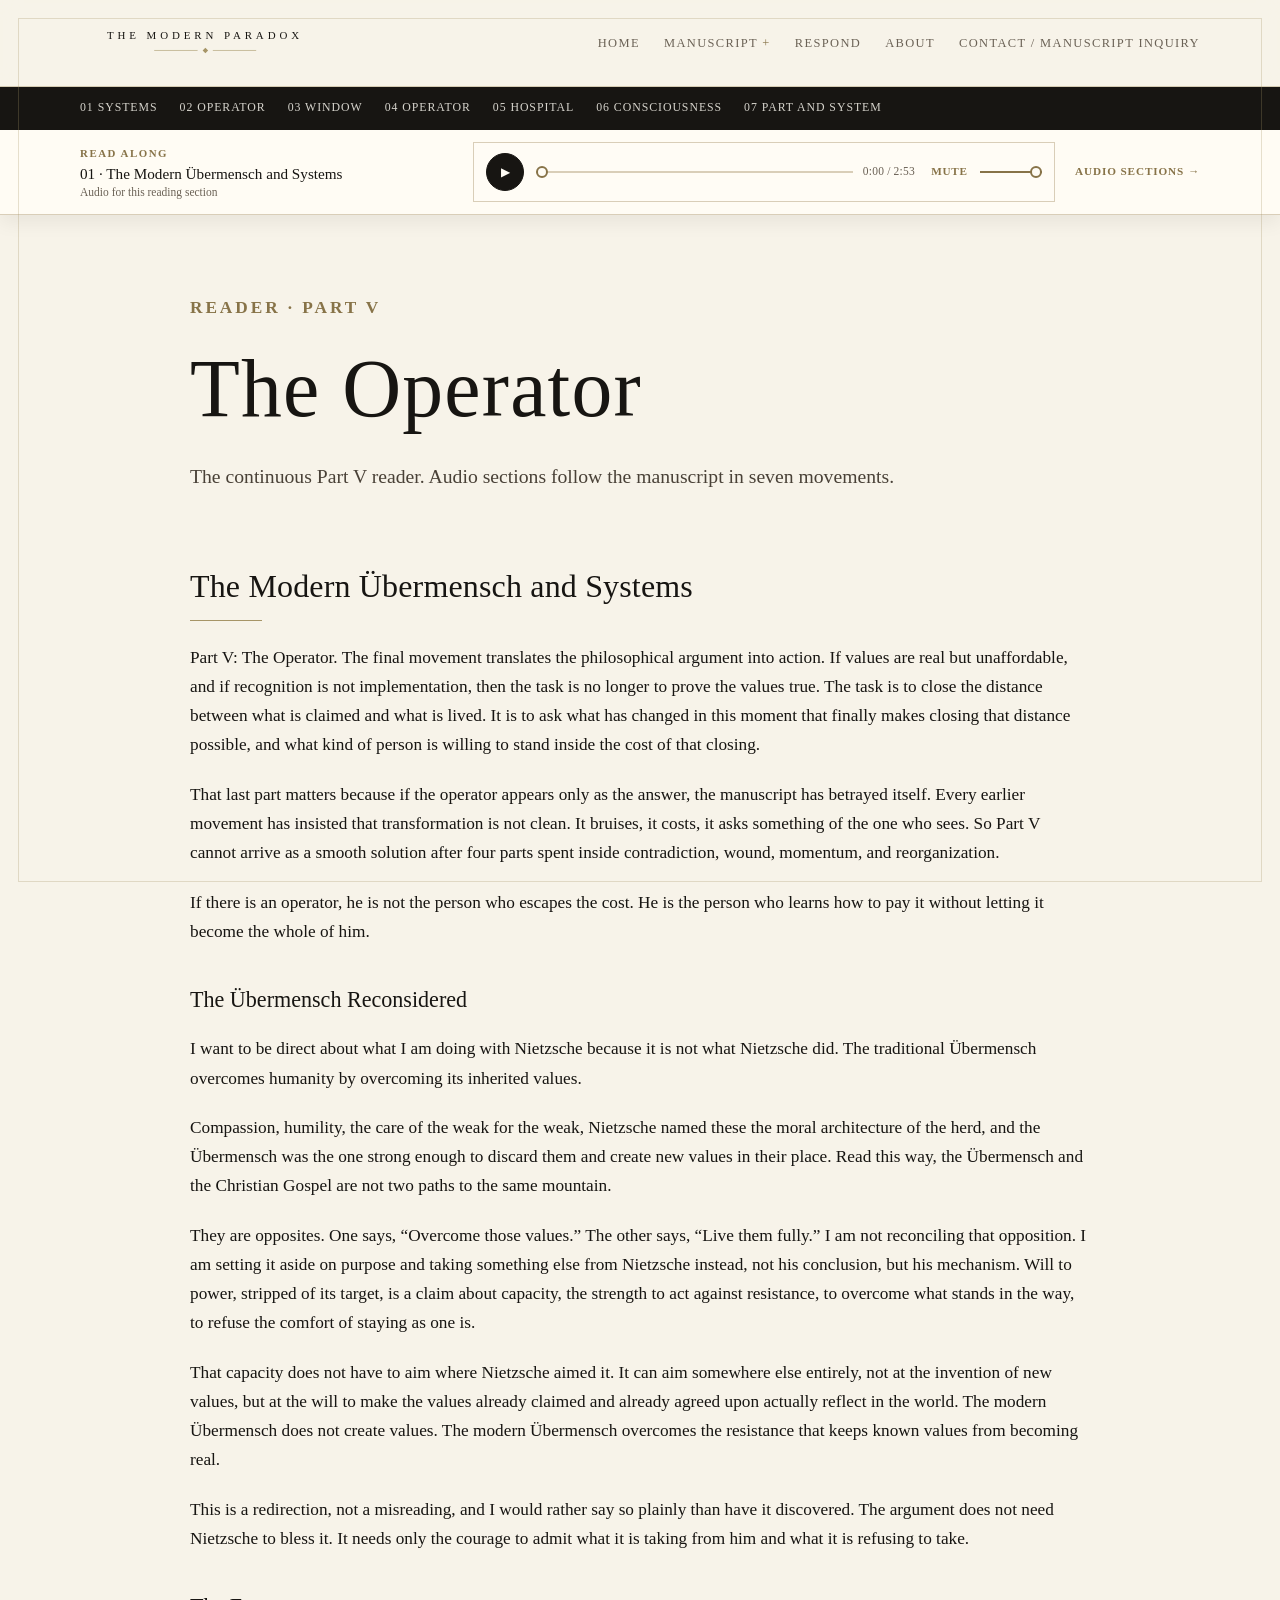
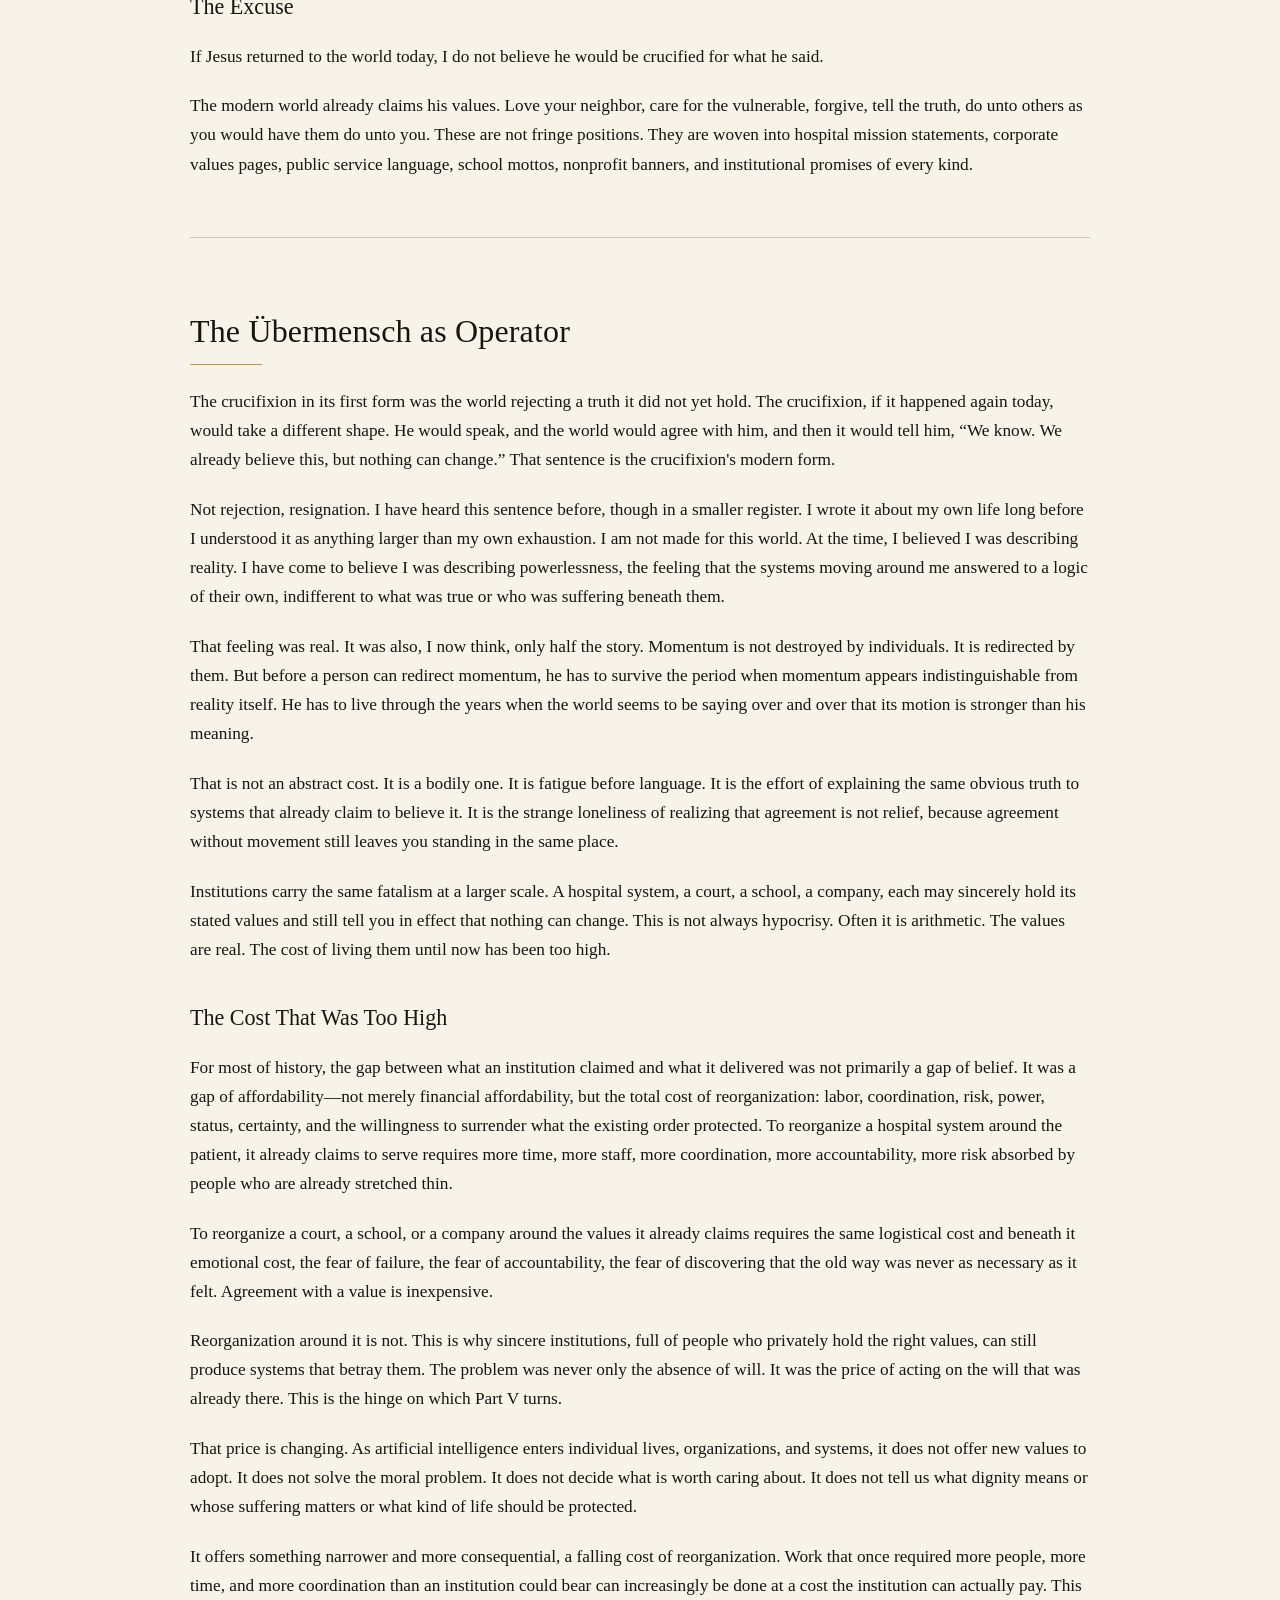
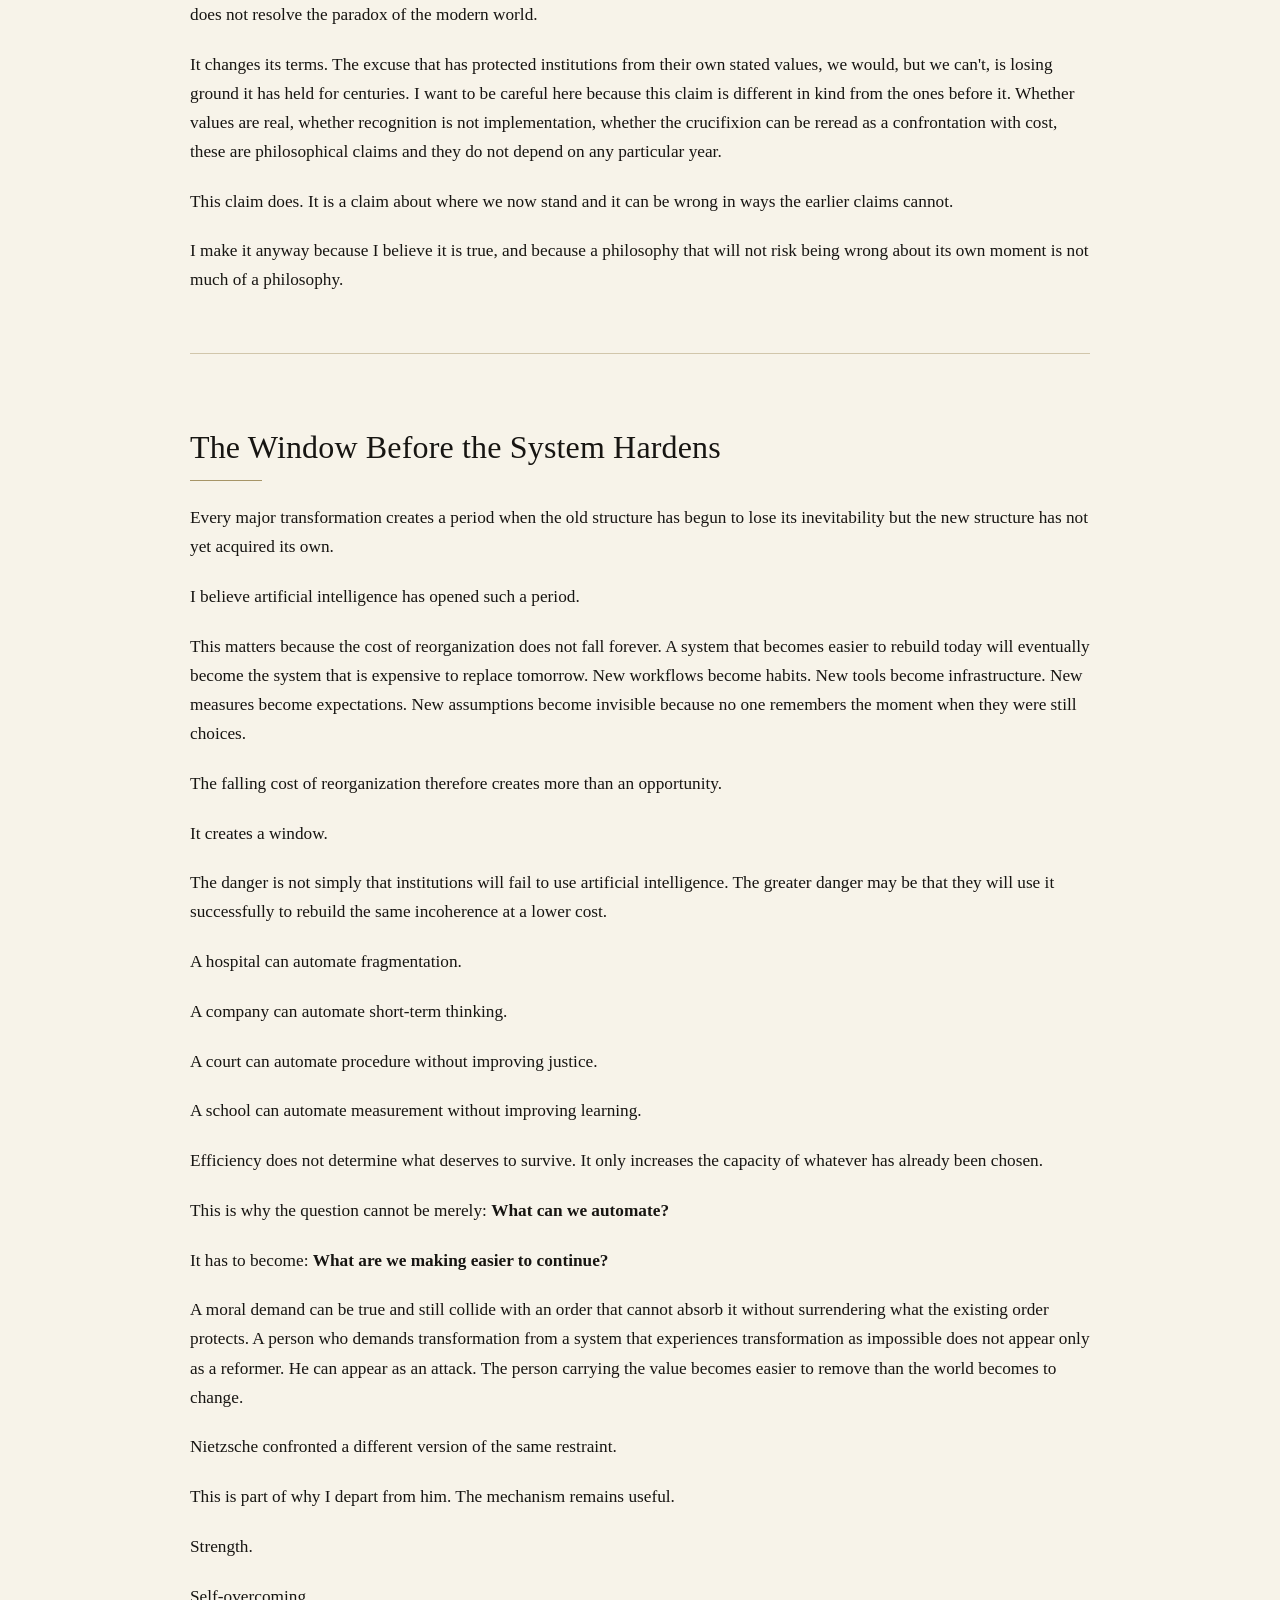
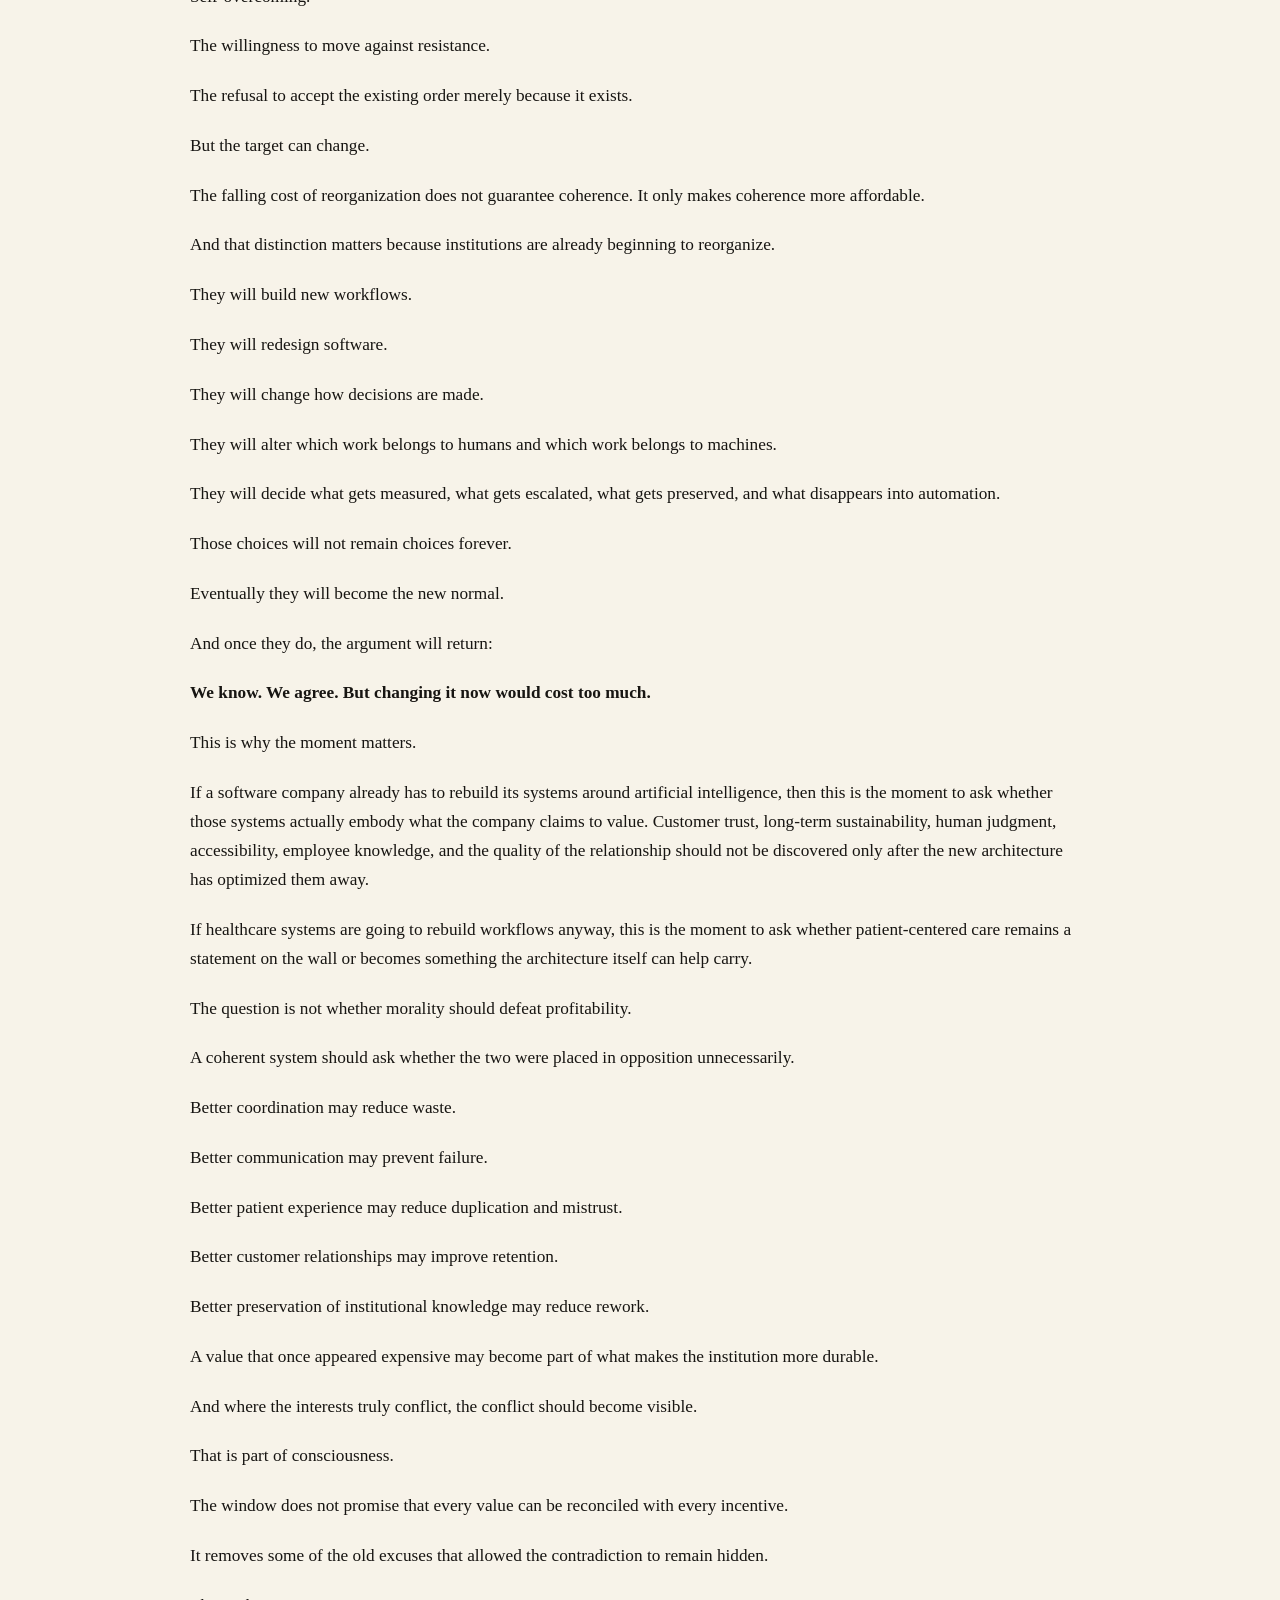
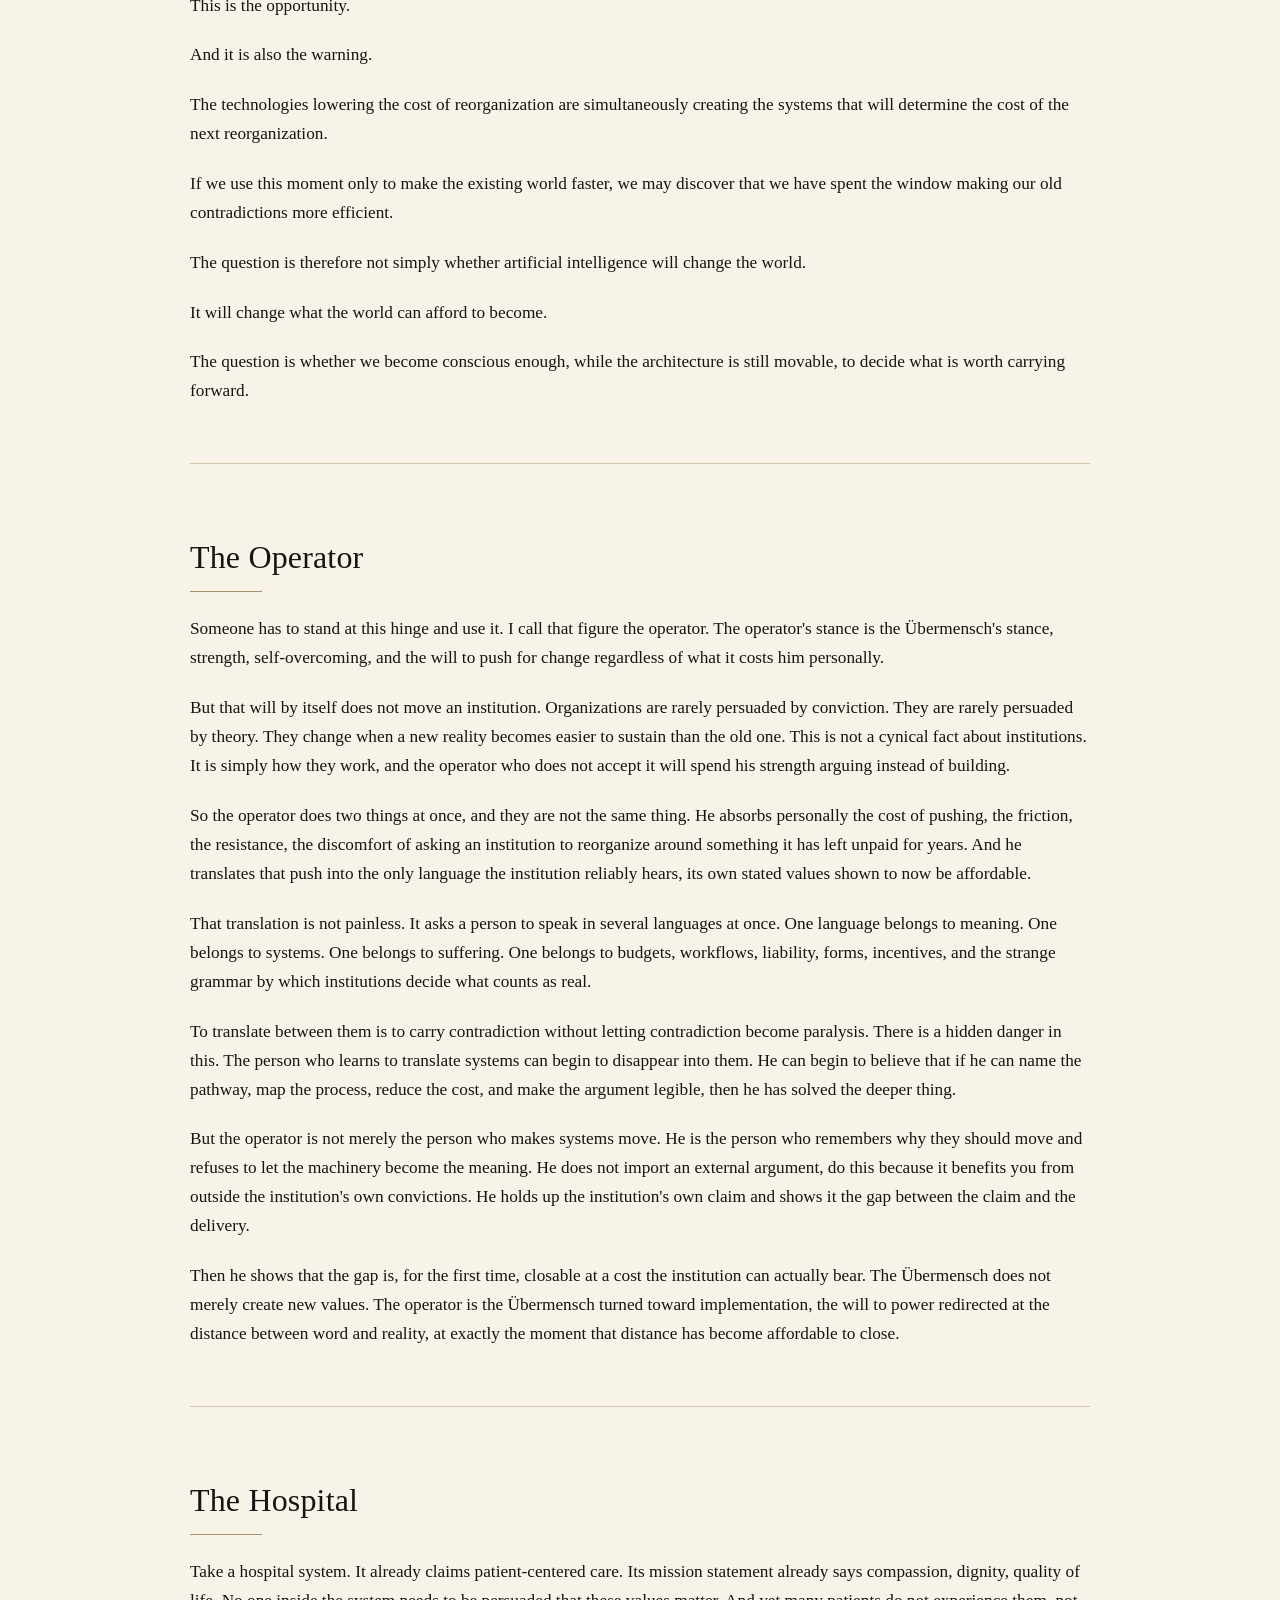
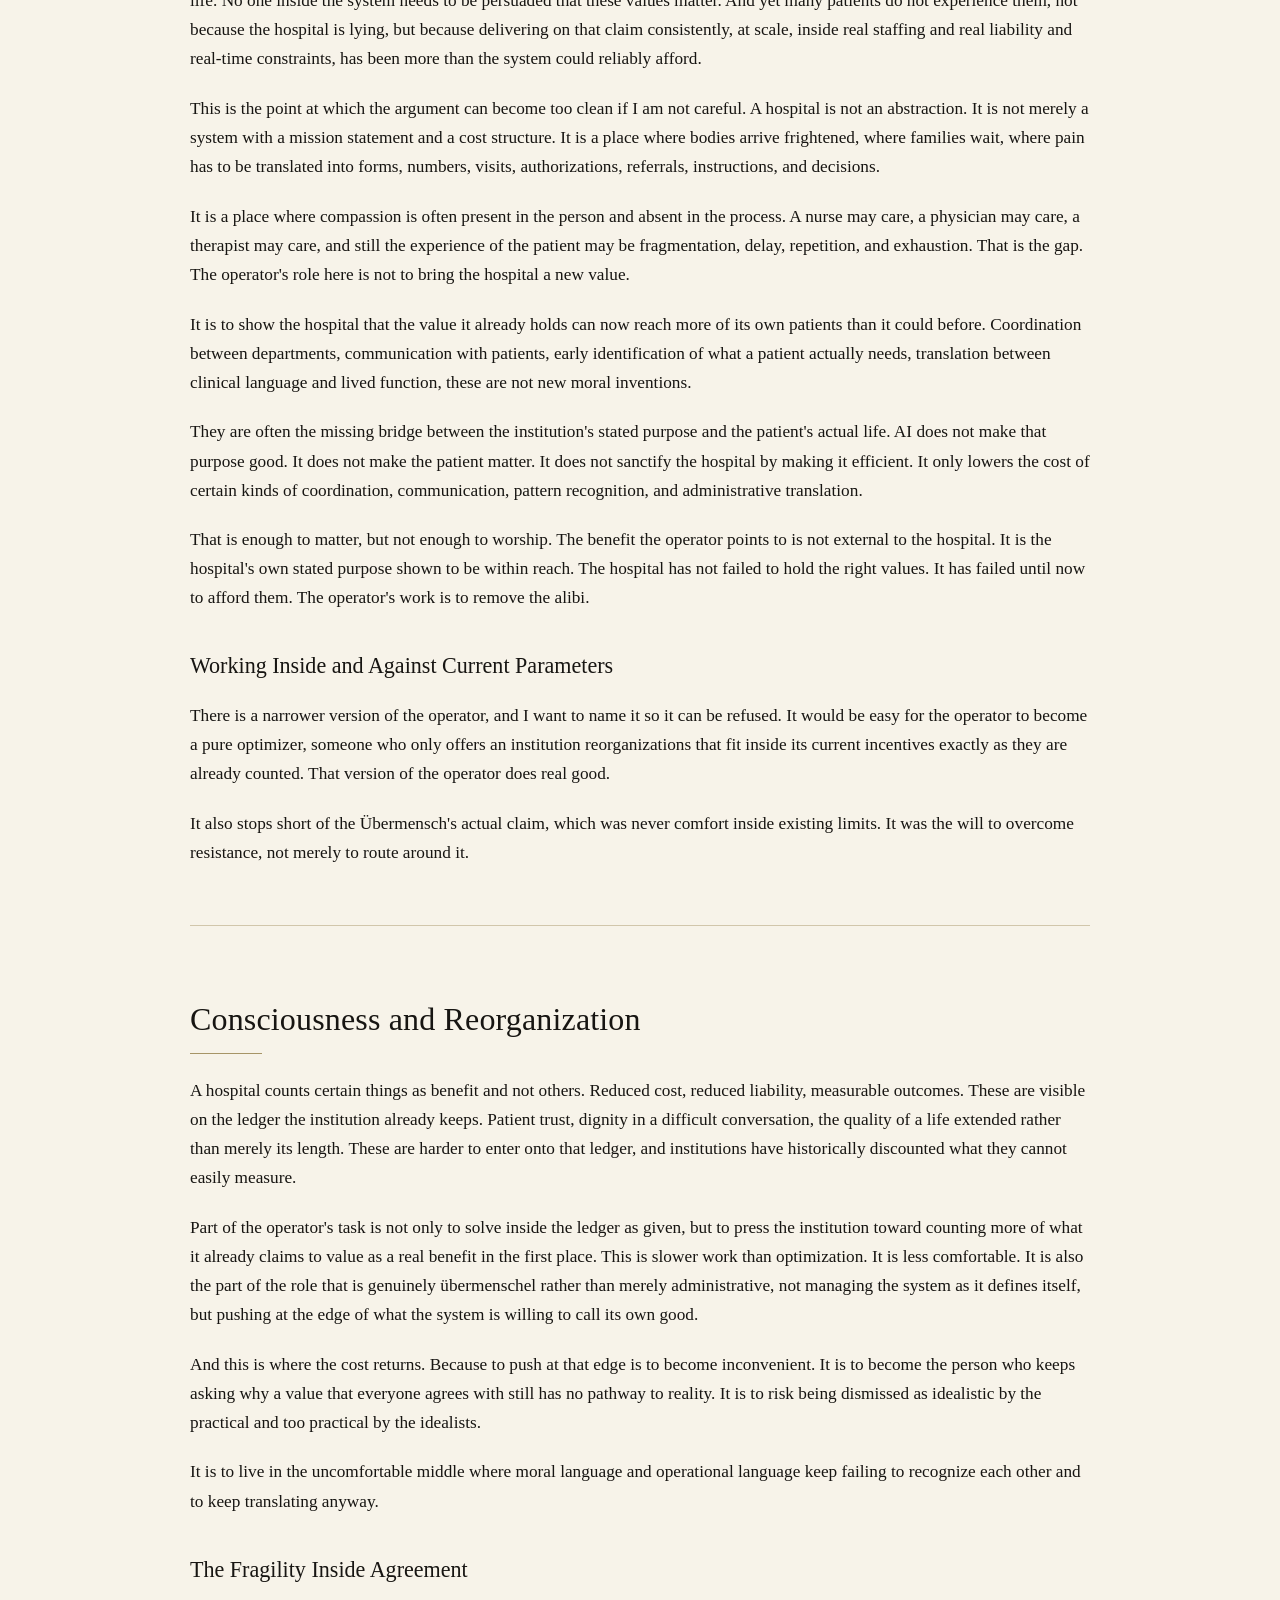
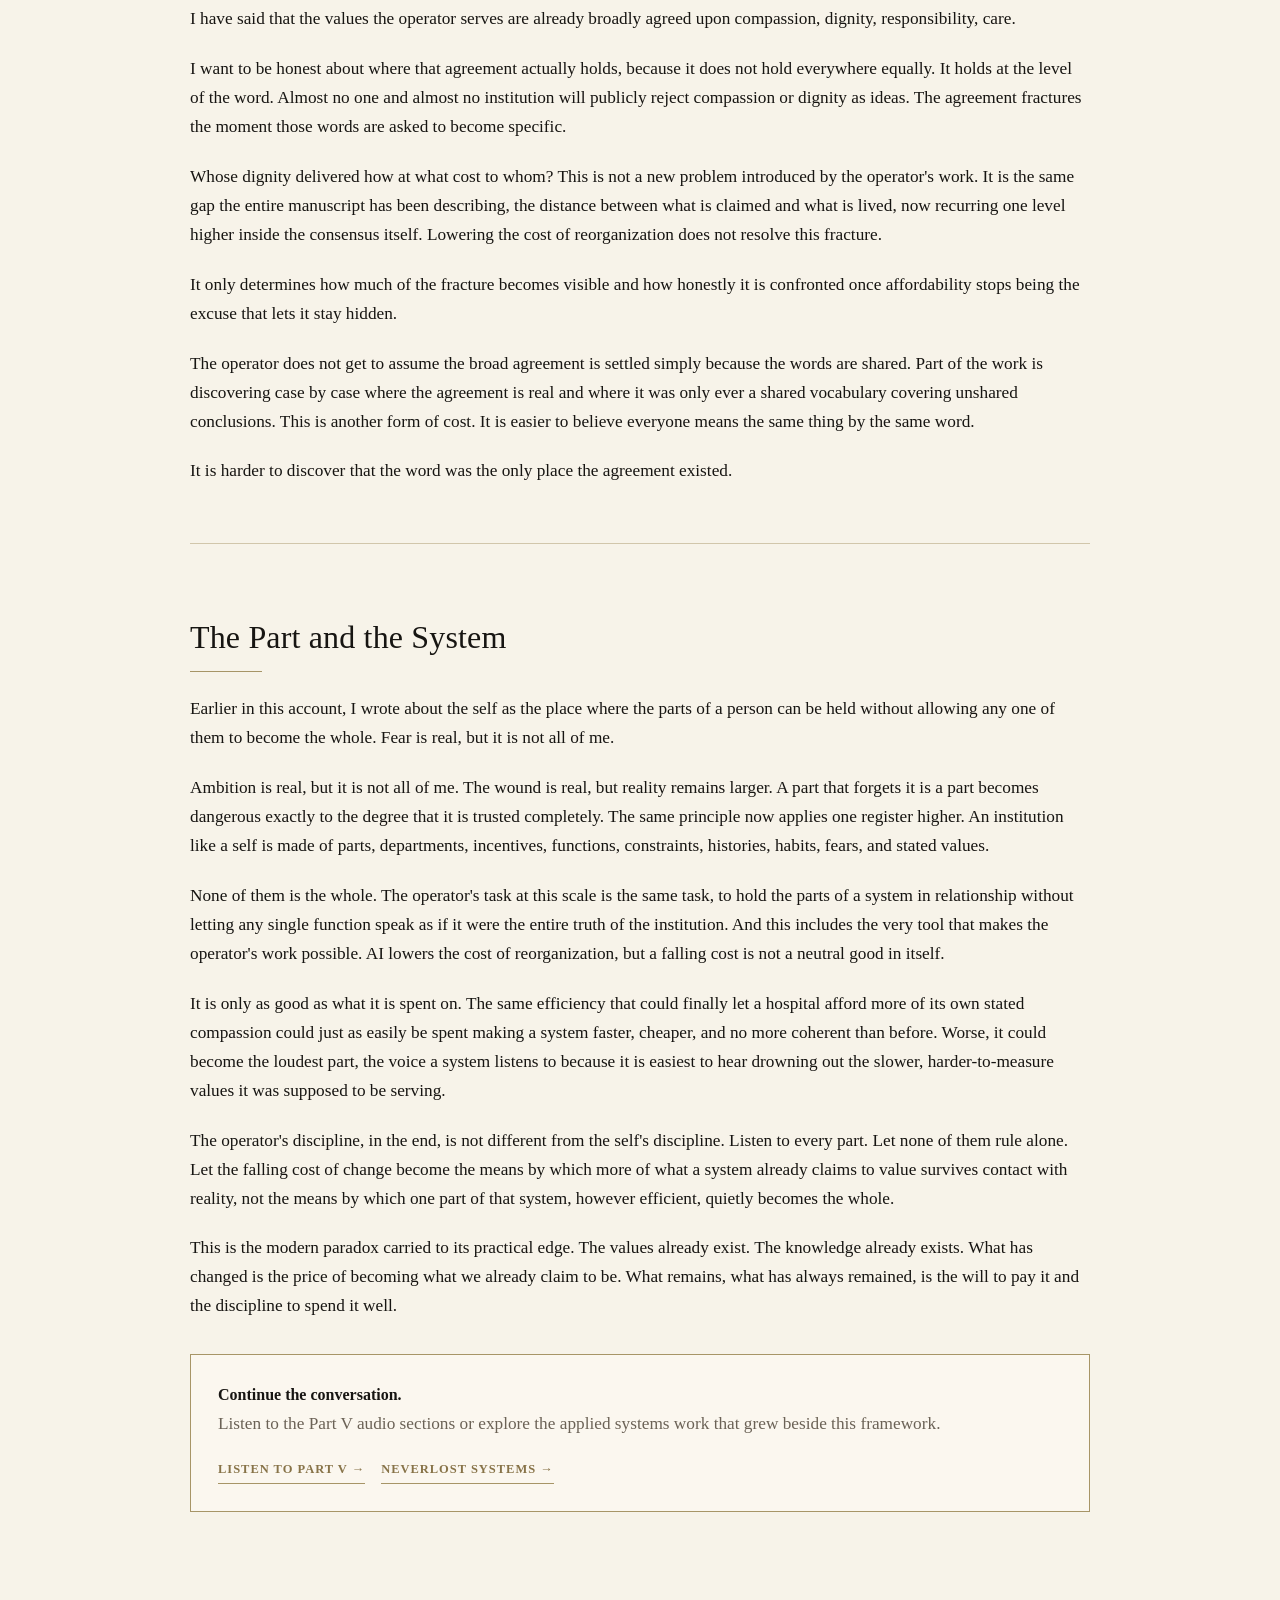
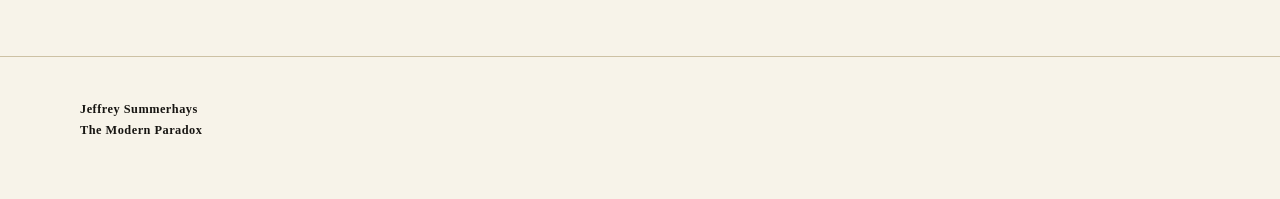
<file: read/part-iv/index.html>
<!doctype html>
<html lang="en">
<head>
  <meta charset="utf-8">
  <meta name="viewport" content="width=device-width,initial-scale=1">
  <title>Read Part V — The Operator · The Modern Paradox</title>
  <meta name="description" content="Read Part V: The Operator, from The Modern Paradox.">
  <link rel="icon" type="image/svg+xml" href="../../favicon.svg">
  <link rel="stylesheet" href="../../assets/css/site.css">
</head>
<body>

<header class="site-header">
  <nav class="nav" aria-label="Primary">
    <a class="brand" href="../../index.html"><img src="../../assets/brand/editorial-lockup-horizontal.svg" alt="The Modern Paradox"></a>
    <button class="menu-button" aria-expanded="false" aria-label="Open navigation">Menu</button>
    <div class="nav-links"><a href="../../index.html">Home</a>
<details class="parts-menu">
  <summary>Manuscript</summary>
  <div class="parts-menu-panel">
    <a href="../../part-i/">Part I — Reality Must Be Held</a>
    <a href="../../index.html#manuscript">Part II — Recognition Is Not Implementation</a>
    <a href="../../index.html#manuscript">Part III — The Cost of Coherence</a>
    <a href="../../index.html#manuscript">Part IV — The Cost of Carrying</a>
    <a href="../../part-v/" aria-current="page">Part V — The Operator</a>
  </div>
</details>
<a href="../../respond/">Respond</a>
<a href="../../about/">About</a>
<a href="mailto:neverlostsells@gmail.com" data-contact-open>Contact / Manuscript Inquiry</a></div>
  </nav>
</header>

<main>

<div class="reader-nav">
  <div class="reader-nav-inner">
    <a href="#modern-ubermensch-and-systems">01 Systems</a>
    <a href="#ubermensch-as-operator">02 Operator</a>
    <a href="#window-before-system-hardens">03 Window</a>
    <a href="#the-operator">04 Operator</a>
    <a href="#the-hospital">05 Hospital</a>
    <a href="#consciousness-reorganization">06 Consciousness</a>
    <a href="#part-and-system">07 Part and system</a>
  </div>
</div>

<article class="reader">
  <p class="eyebrow">Reader · Part V</p>
  <h1>The Operator</h1>
  <p class="intro">The continuous Part V reader. Audio sections follow the manuscript in seven movements.</p>

  <h2 id="modern-ubermensch-and-systems">The Modern Übermensch and Systems</h2>
  <p>Part V: The Operator. The final movement translates the philosophical argument into action. If values are real but unaffordable, and if recognition is not implementation, then the task is no longer to prove the values true. The task is to close the distance between what is claimed and what is lived. It is to ask what has changed in this moment that finally makes closing that distance possible, and what kind of person is willing to stand inside the cost of that closing.</p>
  <p>That last part matters because if the operator appears only as the answer, the manuscript has betrayed itself. Every earlier movement has insisted that transformation is not clean. It bruises, it costs, it asks something of the one who sees. So Part V cannot arrive as a smooth solution after four parts spent inside contradiction, wound, momentum, and reorganization.</p>
  <p>If there is an operator, he is not the person who escapes the cost. He is the person who learns how to pay it without letting it become the whole of him.</p>
  <h3>The Übermensch Reconsidered</h3>
  <p>I want to be direct about what I am doing with Nietzsche because it is not what Nietzsche did. The traditional Übermensch overcomes humanity by overcoming its inherited values.</p>
  <p>Compassion, humility, the care of the weak for the weak, Nietzsche named these the moral architecture of the herd, and the Übermensch was the one strong enough to discard them and create new values in their place. Read this way, the Übermensch and the Christian Gospel are not two paths to the same mountain.</p>
  <p>They are opposites. One says, “Overcome those values.” The other says, “Live them fully.” I am not reconciling that opposition. I am setting it aside on purpose and taking something else from Nietzsche instead, not his conclusion, but his mechanism. Will to power, stripped of its target, is a claim about capacity, the strength to act against resistance, to overcome what stands in the way, to refuse the comfort of staying as one is.</p>
  <p>That capacity does not have to aim where Nietzsche aimed it. It can aim somewhere else entirely, not at the invention of new values, but at the will to make the values already claimed and already agreed upon actually reflect in the world. The modern Übermensch does not create values. The modern Übermensch overcomes the resistance that keeps known values from becoming real.</p>
  <p>This is a redirection, not a misreading, and I would rather say so plainly than have it discovered. The argument does not need Nietzsche to bless it. It needs only the courage to admit what it is taking from him and what it is refusing to take.</p>
  <h3>The Excuse</h3>
  <p>If Jesus returned to the world today, I do not believe he would be crucified for what he said.</p>
  <p>The modern world already claims his values. Love your neighbor, care for the vulnerable, forgive, tell the truth, do unto others as you would have them do unto you. These are not fringe positions. They are woven into hospital mission statements, corporate values pages, public service language, school mottos, nonprofit banners, and institutional promises of every kind.</p>
  <hr>
  <h2 id="ubermensch-as-operator">The Übermensch as Operator</h2>
  <p>The crucifixion in its first form was the world rejecting a truth it did not yet hold. The crucifixion, if it happened again today, would take a different shape. He would speak, and the world would agree with him, and then it would tell him, “We know. We already believe this, but nothing can change.” That sentence is the crucifixion's modern form.</p>
  <p>Not rejection, resignation. I have heard this sentence before, though in a smaller register. I wrote it about my own life long before I understood it as anything larger than my own exhaustion. I am not made for this world. At the time, I believed I was describing reality. I have come to believe I was describing powerlessness, the feeling that the systems moving around me answered to a logic of their own, indifferent to what was true or who was suffering beneath them.</p>
  <p>That feeling was real. It was also, I now think, only half the story. Momentum is not destroyed by individuals. It is redirected by them. But before a person can redirect momentum, he has to survive the period when momentum appears indistinguishable from reality itself. He has to live through the years when the world seems to be saying over and over that its motion is stronger than his meaning.</p>
  <p>That is not an abstract cost. It is a bodily one. It is fatigue before language. It is the effort of explaining the same obvious truth to systems that already claim to believe it. It is the strange loneliness of realizing that agreement is not relief, because agreement without movement still leaves you standing in the same place.</p>
  <p>Institutions carry the same fatalism at a larger scale. A hospital system, a court, a school, a company, each may sincerely hold its stated values and still tell you in effect that nothing can change. This is not always hypocrisy. Often it is arithmetic. The values are real. The cost of living them until now has been too high.</p>
  <h3>The Cost That Was Too High</h3>
  <p>For most of history, the gap between what an institution claimed and what it delivered was not primarily a gap of belief. It was a gap of affordability—not merely financial affordability, but the total cost of reorganization: labor, coordination, risk, power, status, certainty, and the willingness to surrender what the existing order protected. To reorganize a hospital system around the patient, it already claims to serve requires more time, more staff, more coordination, more accountability, more risk absorbed by people who are already stretched thin.</p>
  <p>To reorganize a court, a school, or a company around the values it already claims requires the same logistical cost and beneath it emotional cost, the fear of failure, the fear of accountability, the fear of discovering that the old way was never as necessary as it felt. Agreement with a value is inexpensive.</p>
  <p>Reorganization around it is not. This is why sincere institutions, full of people who privately hold the right values, can still produce systems that betray them. The problem was never only the absence of will. It was the price of acting on the will that was already there. This is the hinge on which Part V turns.</p>
  <p>That price is changing. As artificial intelligence enters individual lives, organizations, and systems, it does not offer new values to adopt. It does not solve the moral problem. It does not decide what is worth caring about. It does not tell us what dignity means or whose suffering matters or what kind of life should be protected.</p>
  <p>It offers something narrower and more consequential, a falling cost of reorganization. Work that once required more people, more time, and more coordination than an institution could bear can increasingly be done at a cost the institution can actually pay. This does not resolve the paradox of the modern world.</p>
  <p>It changes its terms. The excuse that has protected institutions from their own stated values, we would, but we can't, is losing ground it has held for centuries. I want to be careful here because this claim is different in kind from the ones before it. Whether values are real, whether recognition is not implementation, whether the crucifixion can be reread as a confrontation with cost, these are philosophical claims and they do not depend on any particular year.</p>
  <p>This claim does. It is a claim about where we now stand and it can be wrong in ways the earlier claims cannot.</p>
  <p>I make it anyway because I believe it is true, and because a philosophy that will not risk being wrong about its own moment is not much of a philosophy.</p>
  <hr>
  <h2 id="window-before-system-hardens">The Window Before the System Hardens</h2>
  <p>Every major transformation creates a period when the old structure has begun to lose its inevitability but the new structure has not yet acquired its own.</p>
  <p>I believe artificial intelligence has opened such a period.</p>
  <p>This matters because the cost of reorganization does not fall forever. A system that becomes easier to rebuild today will eventually become the system that is expensive to replace tomorrow. New workflows become habits. New tools become infrastructure. New measures become expectations. New assumptions become invisible because no one remembers the moment when they were still choices.</p>
  <p>The falling cost of reorganization therefore creates more than an opportunity.</p>
  <p>It creates a window.</p>
  <p>The danger is not simply that institutions will fail to use artificial intelligence. The greater danger may be that they will use it successfully to rebuild the same incoherence at a lower cost.</p>
  <p>A hospital can automate fragmentation.</p>
  <p>A company can automate short-term thinking.</p>
  <p>A court can automate procedure without improving justice.</p>
  <p>A school can automate measurement without improving learning.</p>
  <p>Efficiency does not determine what deserves to survive. It only increases the capacity of whatever has already been chosen.</p>
  <p>This is why the question cannot be merely: <strong>What can we automate?</strong></p>
  <p>It has to become: <strong>What are we making easier to continue?</strong></p>
  <p>A moral demand can be true and still collide with an order that cannot absorb it without surrendering what the existing order protects. A person who demands transformation from a system that experiences transformation as impossible does not appear only as a reformer. He can appear as an attack. The person carrying the value becomes easier to remove than the world becomes to change.</p>
  <p>Nietzsche confronted a different version of the same restraint.</p>
  <p>This is part of why I depart from him. The mechanism remains useful.</p>
  <p>Strength.</p>
  <p>Self-overcoming.</p>
  <p>The willingness to move against resistance.</p>
  <p>The refusal to accept the existing order merely because it exists.</p>
  <p>But the target can change.</p>
  <p>The falling cost of reorganization does not guarantee coherence. It only makes coherence more affordable.</p>
  <p>And that distinction matters because institutions are already beginning to reorganize.</p>
  <p>They will build new workflows.</p>
  <p>They will redesign software.</p>
  <p>They will change how decisions are made.</p>
  <p>They will alter which work belongs to humans and which work belongs to machines.</p>
  <p>They will decide what gets measured, what gets escalated, what gets preserved, and what disappears into automation.</p>
  <p>Those choices will not remain choices forever.</p>
  <p>Eventually they will become the new normal.</p>
  <p>And once they do, the argument will return:</p>
  <p><strong>We know. We agree. But changing it now would cost too much.</strong></p>
  <p>This is why the moment matters.</p>
  <p>If a software company already has to rebuild its systems around artificial intelligence, then this is the moment to ask whether those systems actually embody what the company claims to value. Customer trust, long-term sustainability, human judgment, accessibility, employee knowledge, and the quality of the relationship should not be discovered only after the new architecture has optimized them away.</p>
  <p>If healthcare systems are going to rebuild workflows anyway, this is the moment to ask whether patient-centered care remains a statement on the wall or becomes something the architecture itself can help carry.</p>
  <p>The question is not whether morality should defeat profitability.</p>
  <p>A coherent system should ask whether the two were placed in opposition unnecessarily.</p>
  <p>Better coordination may reduce waste.</p>
  <p>Better communication may prevent failure.</p>
  <p>Better patient experience may reduce duplication and mistrust.</p>
  <p>Better customer relationships may improve retention.</p>
  <p>Better preservation of institutional knowledge may reduce rework.</p>
  <p>A value that once appeared expensive may become part of what makes the institution more durable.</p>
  <p>And where the interests truly conflict, the conflict should become visible.</p>
  <p>That is part of consciousness.</p>
  <p>The window does not promise that every value can be reconciled with every incentive.</p>
  <p>It removes some of the old excuses that allowed the contradiction to remain hidden.</p>
  <p>This is the opportunity.</p>
  <p>And it is also the warning.</p>
  <p>The technologies lowering the cost of reorganization are simultaneously creating the systems that will determine the cost of the next reorganization.</p>
  <p>If we use this moment only to make the existing world faster, we may discover that we have spent the window making our old contradictions more efficient.</p>
  <p>The question is therefore not simply whether artificial intelligence will change the world.</p>
  <p>It will change what the world can afford to become.</p>
  <p>The question is whether we become conscious enough, while the architecture is still movable, to decide what is worth carrying forward.</p>
  <hr>
  <h2 id="the-operator">The Operator</h2>
  <p>Someone has to stand at this hinge and use it. I call that figure the operator. The operator's stance is the Übermensch's stance, strength, self-overcoming, and the will to push for change regardless of what it costs him personally.</p>
  <p>But that will by itself does not move an institution. Organizations are rarely persuaded by conviction. They are rarely persuaded by theory. They change when a new reality becomes easier to sustain than the old one. This is not a cynical fact about institutions. It is simply how they work, and the operator who does not accept it will spend his strength arguing instead of building.</p>
  <p>So the operator does two things at once, and they are not the same thing. He absorbs personally the cost of pushing, the friction, the resistance, the discomfort of asking an institution to reorganize around something it has left unpaid for years. And he translates that push into the only language the institution reliably hears, its own stated values shown to now be affordable.</p>
  <p>That translation is not painless. It asks a person to speak in several languages at once. One language belongs to meaning. One belongs to systems. One belongs to suffering. One belongs to budgets, workflows, liability, forms, incentives, and the strange grammar by which institutions decide what counts as real.</p>
  <p>To translate between them is to carry contradiction without letting contradiction become paralysis. There is a hidden danger in this. The person who learns to translate systems can begin to disappear into them. He can begin to believe that if he can name the pathway, map the process, reduce the cost, and make the argument legible, then he has solved the deeper thing.</p>
  <p>But the operator is not merely the person who makes systems move. He is the person who remembers why they should move and refuses to let the machinery become the meaning. He does not import an external argument, do this because it benefits you from outside the institution's own convictions. He holds up the institution's own claim and shows it the gap between the claim and the delivery.</p>
  <p>Then he shows that the gap is, for the first time, closable at a cost the institution can actually bear. The Übermensch does not merely create new values. The operator is the Übermensch turned toward implementation, the will to power redirected at the distance between word and reality, at exactly the moment that distance has become affordable to close.</p>
  <hr>
  <h2 id="the-hospital">The Hospital</h2>
  <p>Take a hospital system. It already claims patient-centered care. Its mission statement already says compassion, dignity, quality of life. No one inside the system needs to be persuaded that these values matter. And yet many patients do not experience them, not because the hospital is lying, but because delivering on that claim consistently, at scale, inside real staffing and real liability and real-time constraints, has been more than the system could reliably afford.</p>
  <p>This is the point at which the argument can become too clean if I am not careful. A hospital is not an abstraction. It is not merely a system with a mission statement and a cost structure. It is a place where bodies arrive frightened, where families wait, where pain has to be translated into forms, numbers, visits, authorizations, referrals, instructions, and decisions.</p>
  <p>It is a place where compassion is often present in the person and absent in the process. A nurse may care, a physician may care, a therapist may care, and still the experience of the patient may be fragmentation, delay, repetition, and exhaustion. That is the gap. The operator's role here is not to bring the hospital a new value.</p>
  <p>It is to show the hospital that the value it already holds can now reach more of its own patients than it could before. Coordination between departments, communication with patients, early identification of what a patient actually needs, translation between clinical language and lived function, these are not new moral inventions.</p>
  <p>They are often the missing bridge between the institution's stated purpose and the patient's actual life. AI does not make that purpose good. It does not make the patient matter. It does not sanctify the hospital by making it efficient. It only lowers the cost of certain kinds of coordination, communication, pattern recognition, and administrative translation.</p>
  <p>That is enough to matter, but not enough to worship. The benefit the operator points to is not external to the hospital. It is the hospital's own stated purpose shown to be within reach. The hospital has not failed to hold the right values. It has failed until now to afford them. The operator's work is to remove the alibi.</p>
  <h3>Working Inside and Against Current Parameters</h3>
  <p>There is a narrower version of the operator, and I want to name it so it can be refused. It would be easy for the operator to become a pure optimizer, someone who only offers an institution reorganizations that fit inside its current incentives exactly as they are already counted. That version of the operator does real good.</p>
  <p>It also stops short of the Übermensch's actual claim, which was never comfort inside existing limits. It was the will to overcome resistance, not merely to route around it.</p>
  <hr>
  <h2 id="consciousness-reorganization">Consciousness and Reorganization</h2>
  <p>A hospital counts certain things as benefit and not others. Reduced cost, reduced liability, measurable outcomes. These are visible on the ledger the institution already keeps. Patient trust, dignity in a difficult conversation, the quality of a life extended rather than merely its length. These are harder to enter onto that ledger, and institutions have historically discounted what they cannot easily measure.</p>
  <p>Part of the operator's task is not only to solve inside the ledger as given, but to press the institution toward counting more of what it already claims to value as a real benefit in the first place. This is slower work than optimization. It is less comfortable. It is also the part of the role that is genuinely übermenschel rather than merely administrative, not managing the system as it defines itself, but pushing at the edge of what the system is willing to call its own good.</p>
  <p>And this is where the cost returns. Because to push at that edge is to become inconvenient. It is to become the person who keeps asking why a value that everyone agrees with still has no pathway to reality. It is to risk being dismissed as idealistic by the practical and too practical by the idealists.</p>
  <p>It is to live in the uncomfortable middle where moral language and operational language keep failing to recognize each other and to keep translating anyway.</p>
  <h3>The Fragility Inside Agreement</h3>
  <p>I have said that the values the operator serves are already broadly agreed upon compassion, dignity, responsibility, care.</p>
  <p>I want to be honest about where that agreement actually holds, because it does not hold everywhere equally. It holds at the level of the word. Almost no one and almost no institution will publicly reject compassion or dignity as ideas. The agreement fractures the moment those words are asked to become specific.</p>
  <p>Whose dignity delivered how at what cost to whom? This is not a new problem introduced by the operator's work. It is the same gap the entire manuscript has been describing, the distance between what is claimed and what is lived, now recurring one level higher inside the consensus itself. Lowering the cost of reorganization does not resolve this fracture.</p>
  <p>It only determines how much of the fracture becomes visible and how honestly it is confronted once affordability stops being the excuse that lets it stay hidden.</p>
  <p>The operator does not get to assume the broad agreement is settled simply because the words are shared. Part of the work is discovering case by case where the agreement is real and where it was only ever a shared vocabulary covering unshared conclusions. This is another form of cost. It is easier to believe everyone means the same thing by the same word.</p>
  <p>It is harder to discover that the word was the only place the agreement existed.</p>
  <hr>
  <h2 id="part-and-system">The Part and the System</h2>
  <p>Earlier in this account, I wrote about the self as the place where the parts of a person can be held without allowing any one of them to become the whole. Fear is real, but it is not all of me.</p>
  <p>Ambition is real, but it is not all of me. The wound is real, but reality remains larger. A part that forgets it is a part becomes dangerous exactly to the degree that it is trusted completely. The same principle now applies one register higher. An institution like a self is made of parts, departments, incentives, functions, constraints, histories, habits, fears, and stated values.</p>
  <p>None of them is the whole. The operator's task at this scale is the same task, to hold the parts of a system in relationship without letting any single function speak as if it were the entire truth of the institution. And this includes the very tool that makes the operator's work possible. AI lowers the cost of reorganization, but a falling cost is not a neutral good in itself.</p>
  <p>It is only as good as what it is spent on. The same efficiency that could finally let a hospital afford more of its own stated compassion could just as easily be spent making a system faster, cheaper, and no more coherent than before. Worse, it could become the loudest part, the voice a system listens to because it is easiest to hear drowning out the slower, harder-to-measure values it was supposed to be serving.</p>
  <p>The operator's discipline, in the end, is not different from the self's discipline. Listen to every part. Let none of them rule alone. Let the falling cost of change become the means by which more of what a system already claims to value survives contact with reality, not the means by which one part of that system, however efficient, quietly becomes the whole.</p>
  <p>This is the modern paradox carried to its practical edge. The values already exist. The knowledge already exists. What has changed is the price of becoming what we already claim to be. What remains, what has always remained, is the will to pay it and the discipline to spend it well.</p>

  <div class="meta-box">
    <strong>Continue the conversation.</strong>
    <p class="small">Listen to the Part V audio sections or explore the applied systems work that grew beside this framework.</p>
    <div class="inline-links">
      <a class="text-link" href="../../part-v/">Listen to Part V →</a>
      <a class="text-link" href="https://neverlostsystems.com/">Neverlost Systems →</a>
    </div>
  </div>
</article>

</main>

<footer>
  <div class="footer-inner">
    <strong>Jeffrey Summerhays</strong>
    <br>
    <strong>The Modern Paradox</strong>
  </div>
</footer>
<script src="../../assets/js/site.js?v=20260829b"></script>

</body>
</html>
</file>
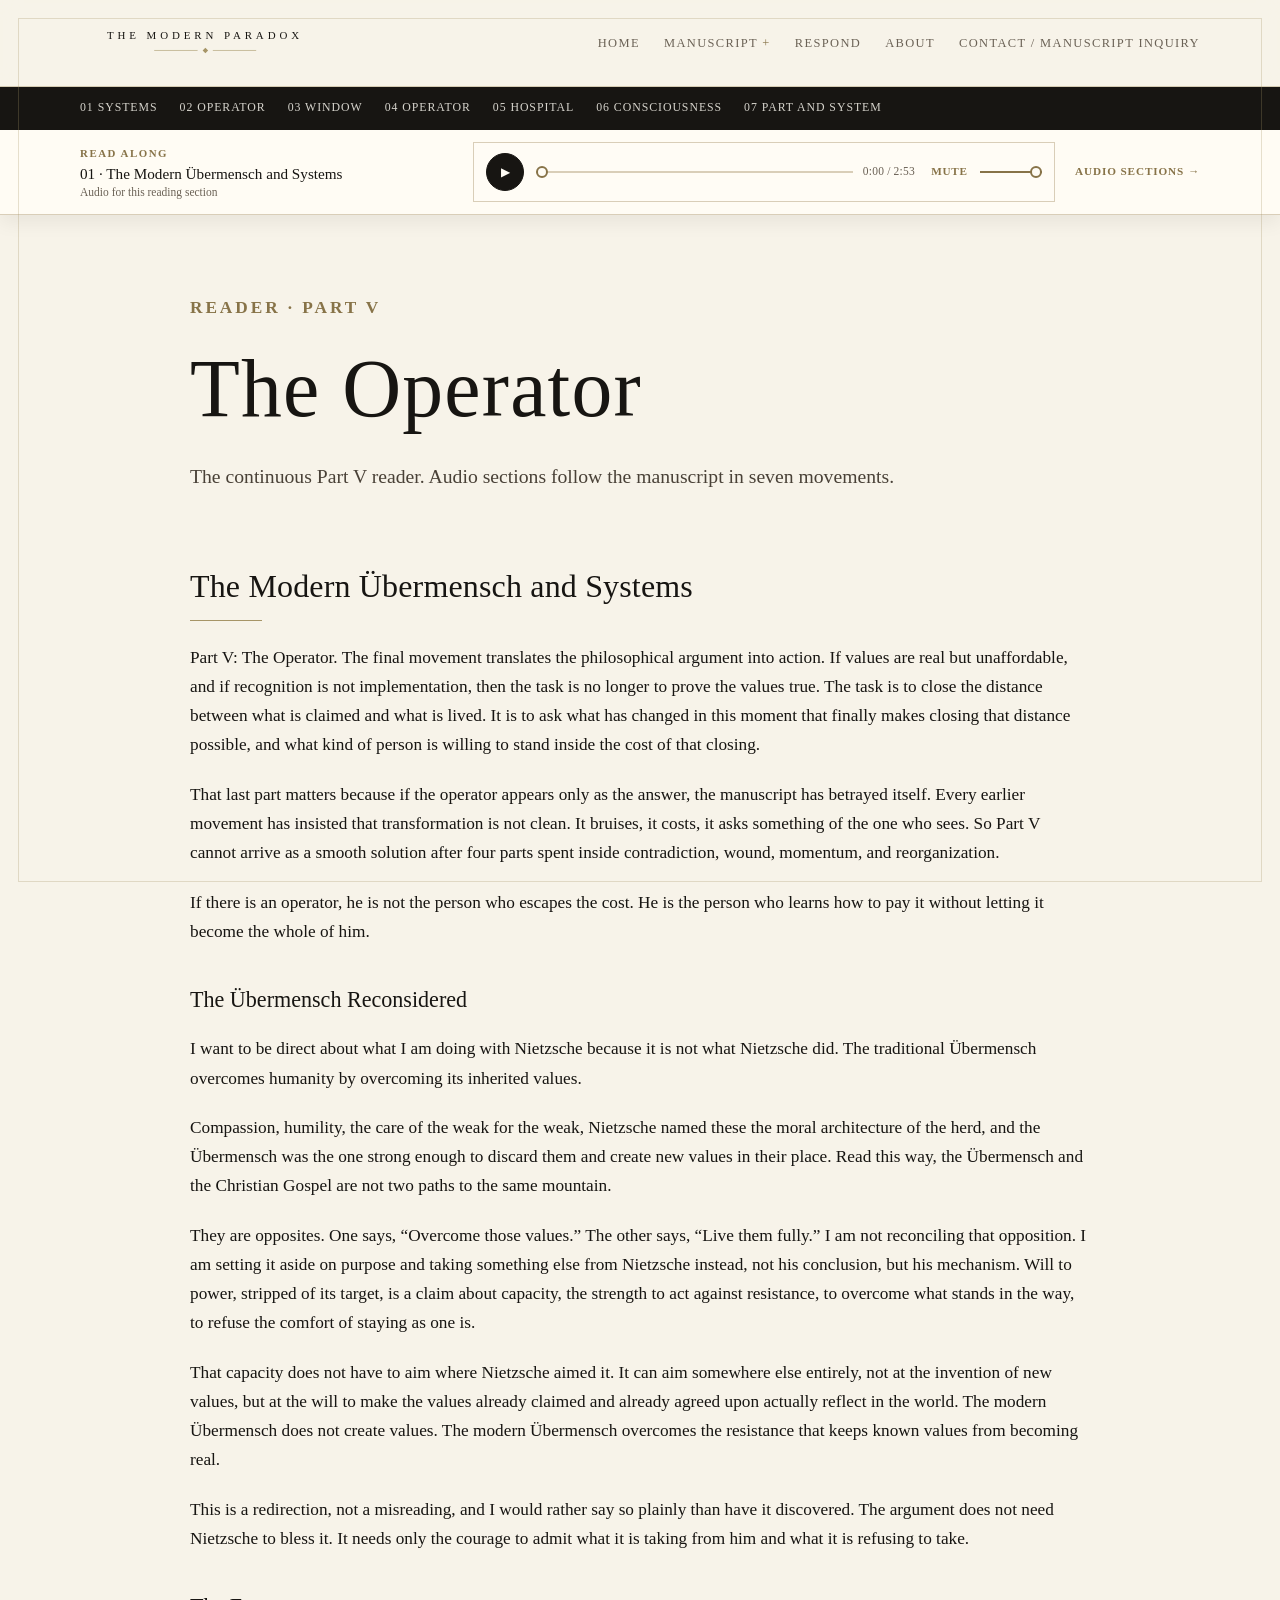
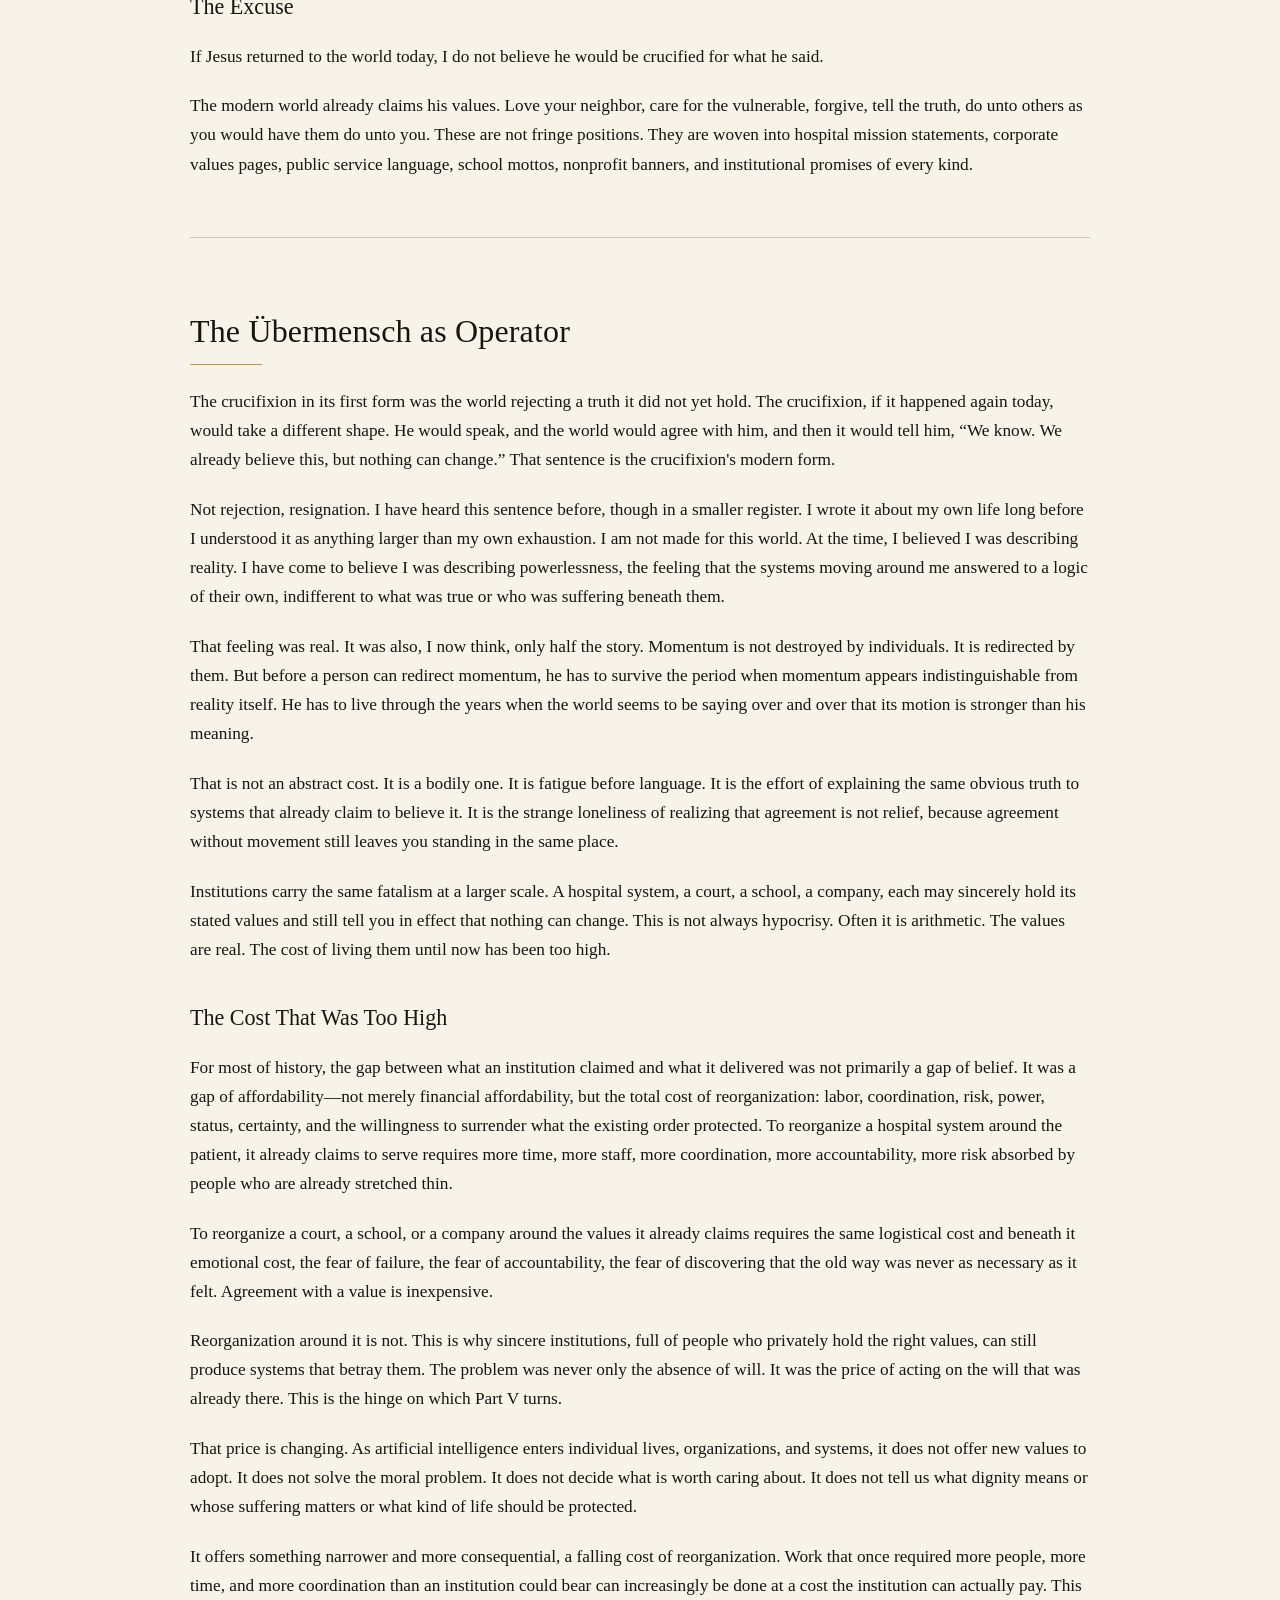
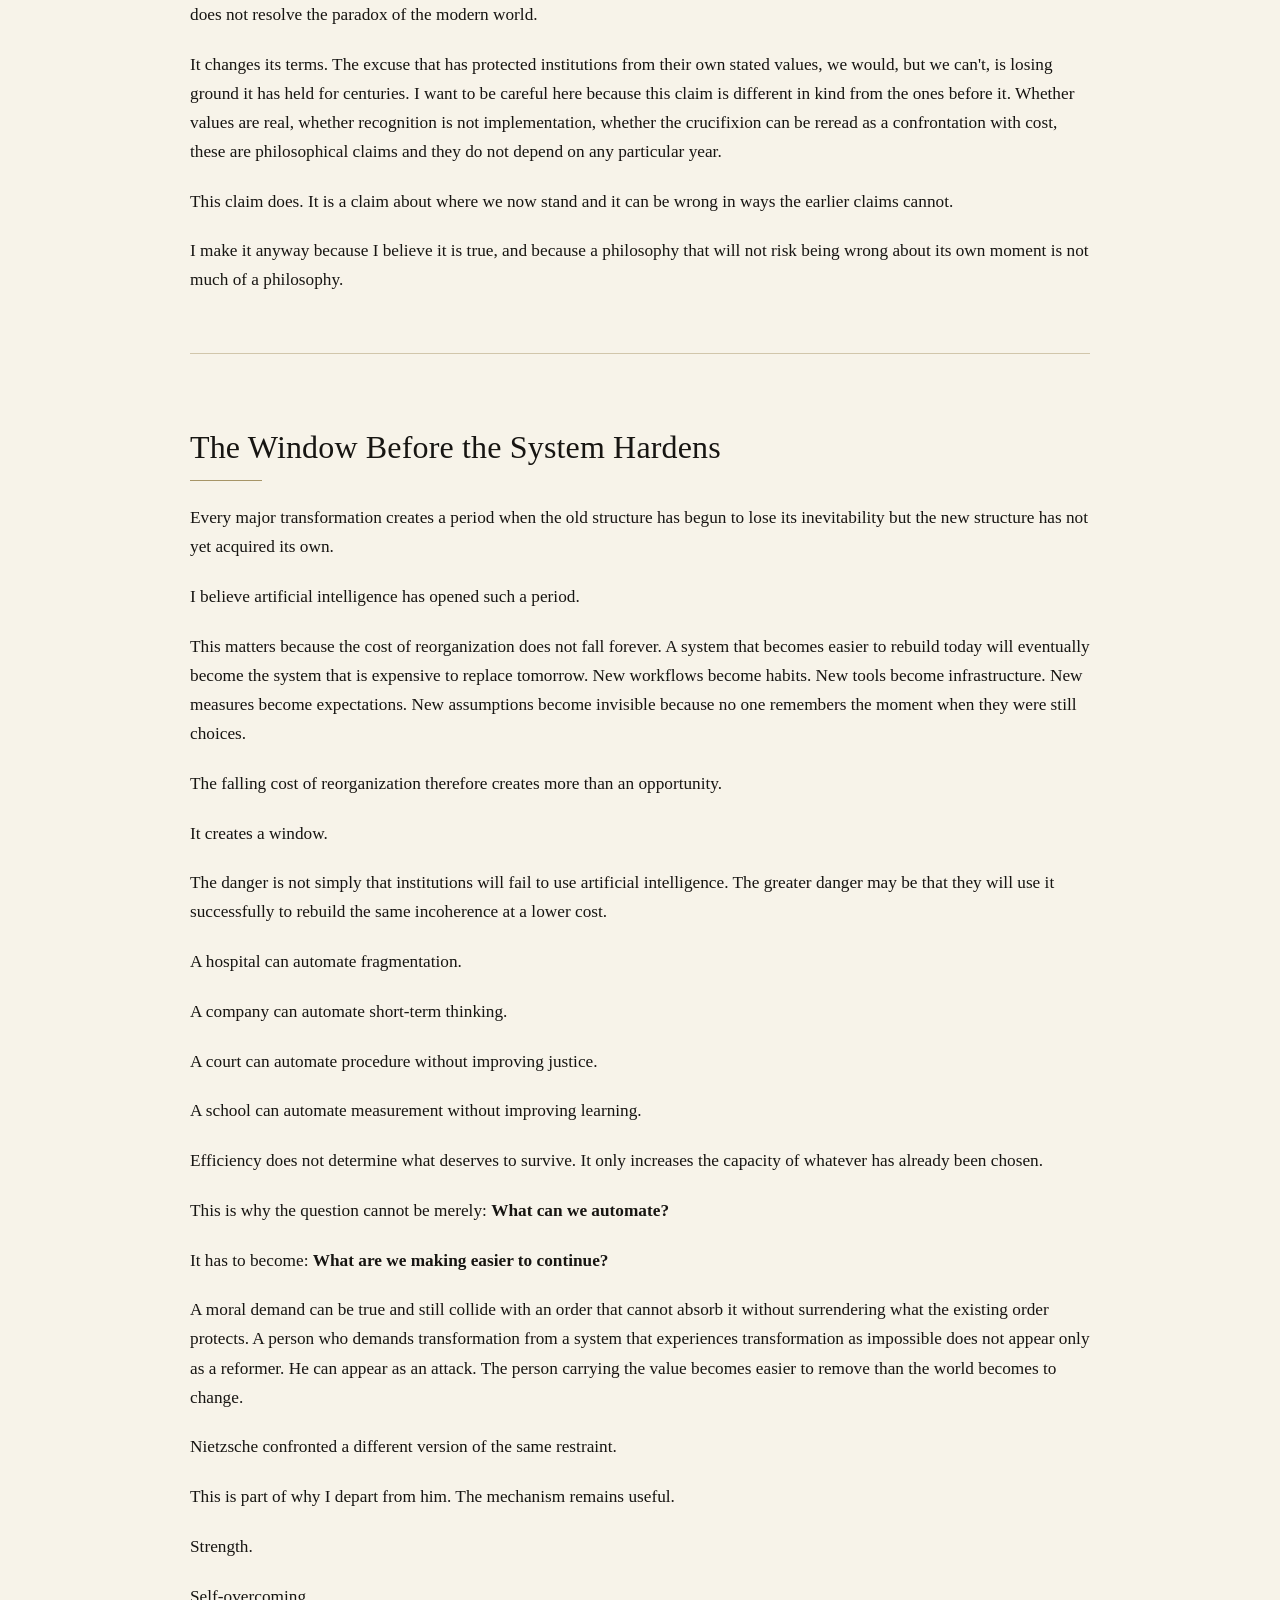
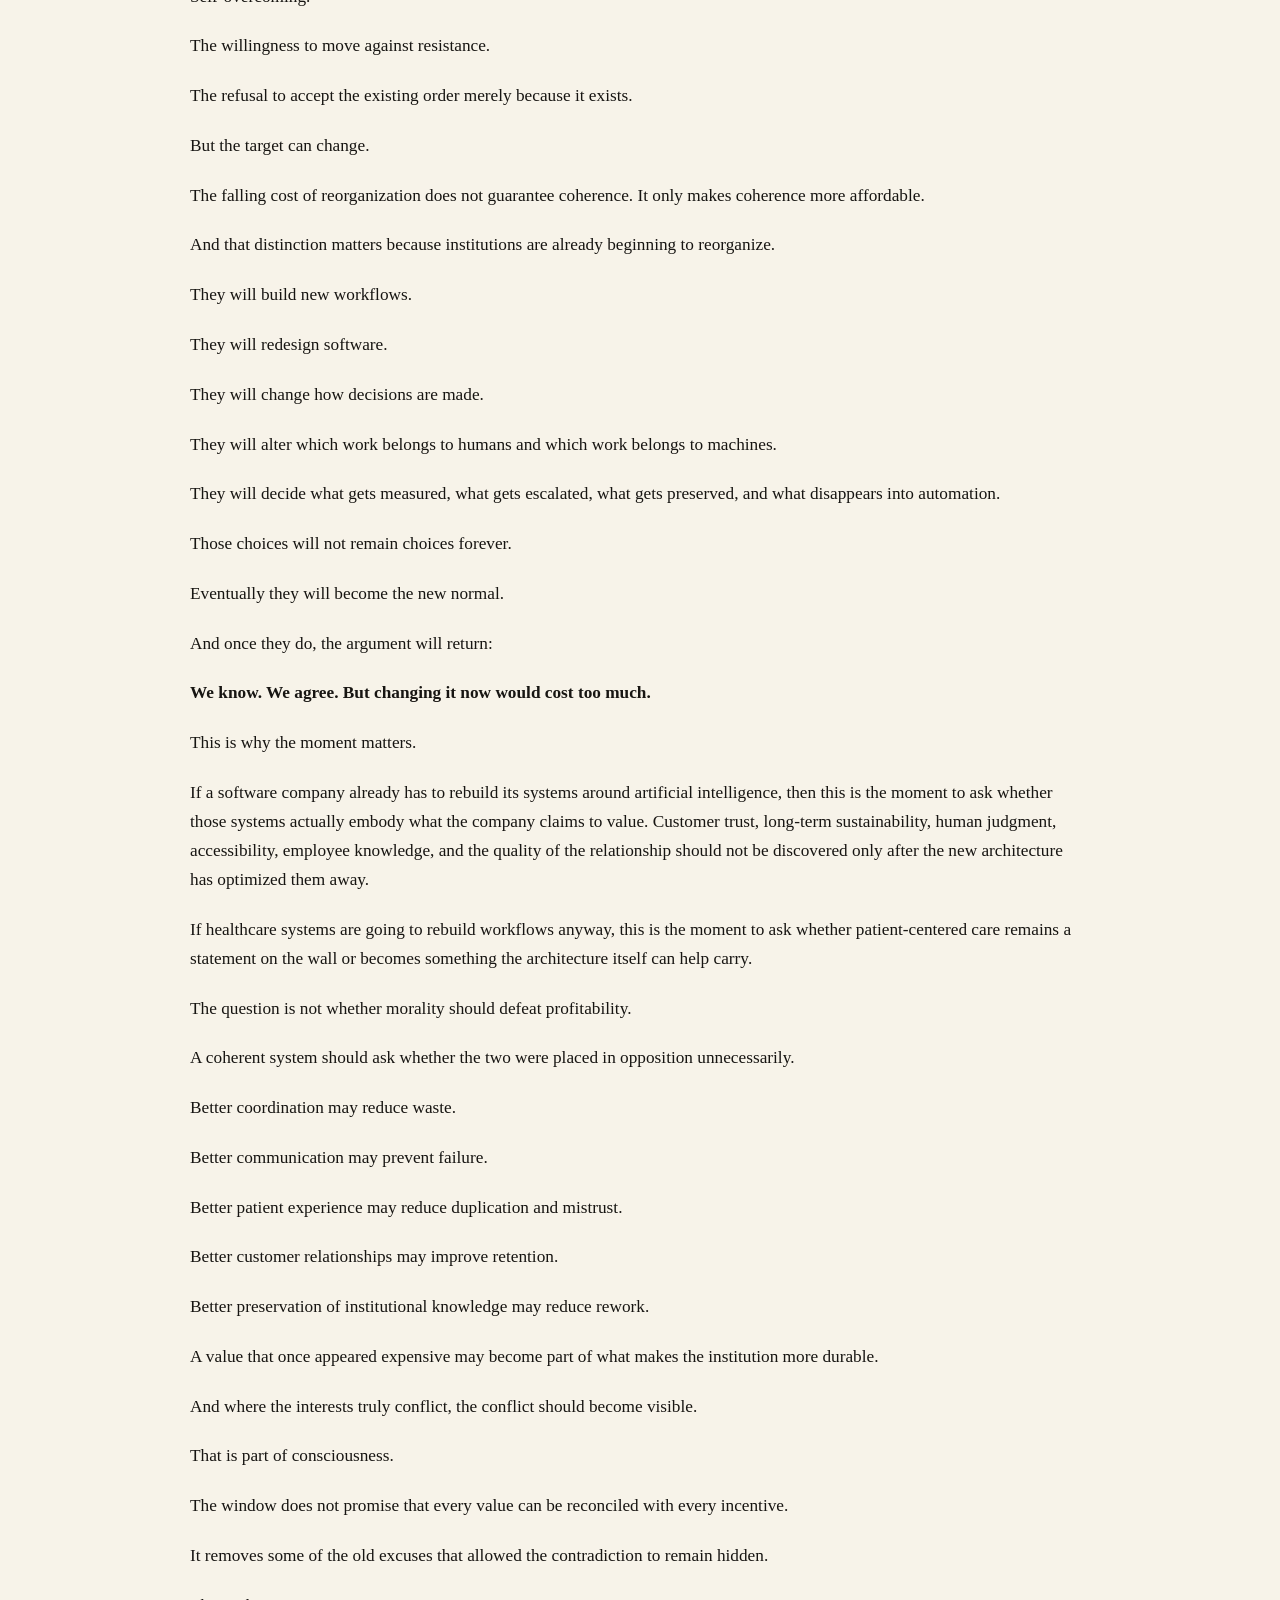
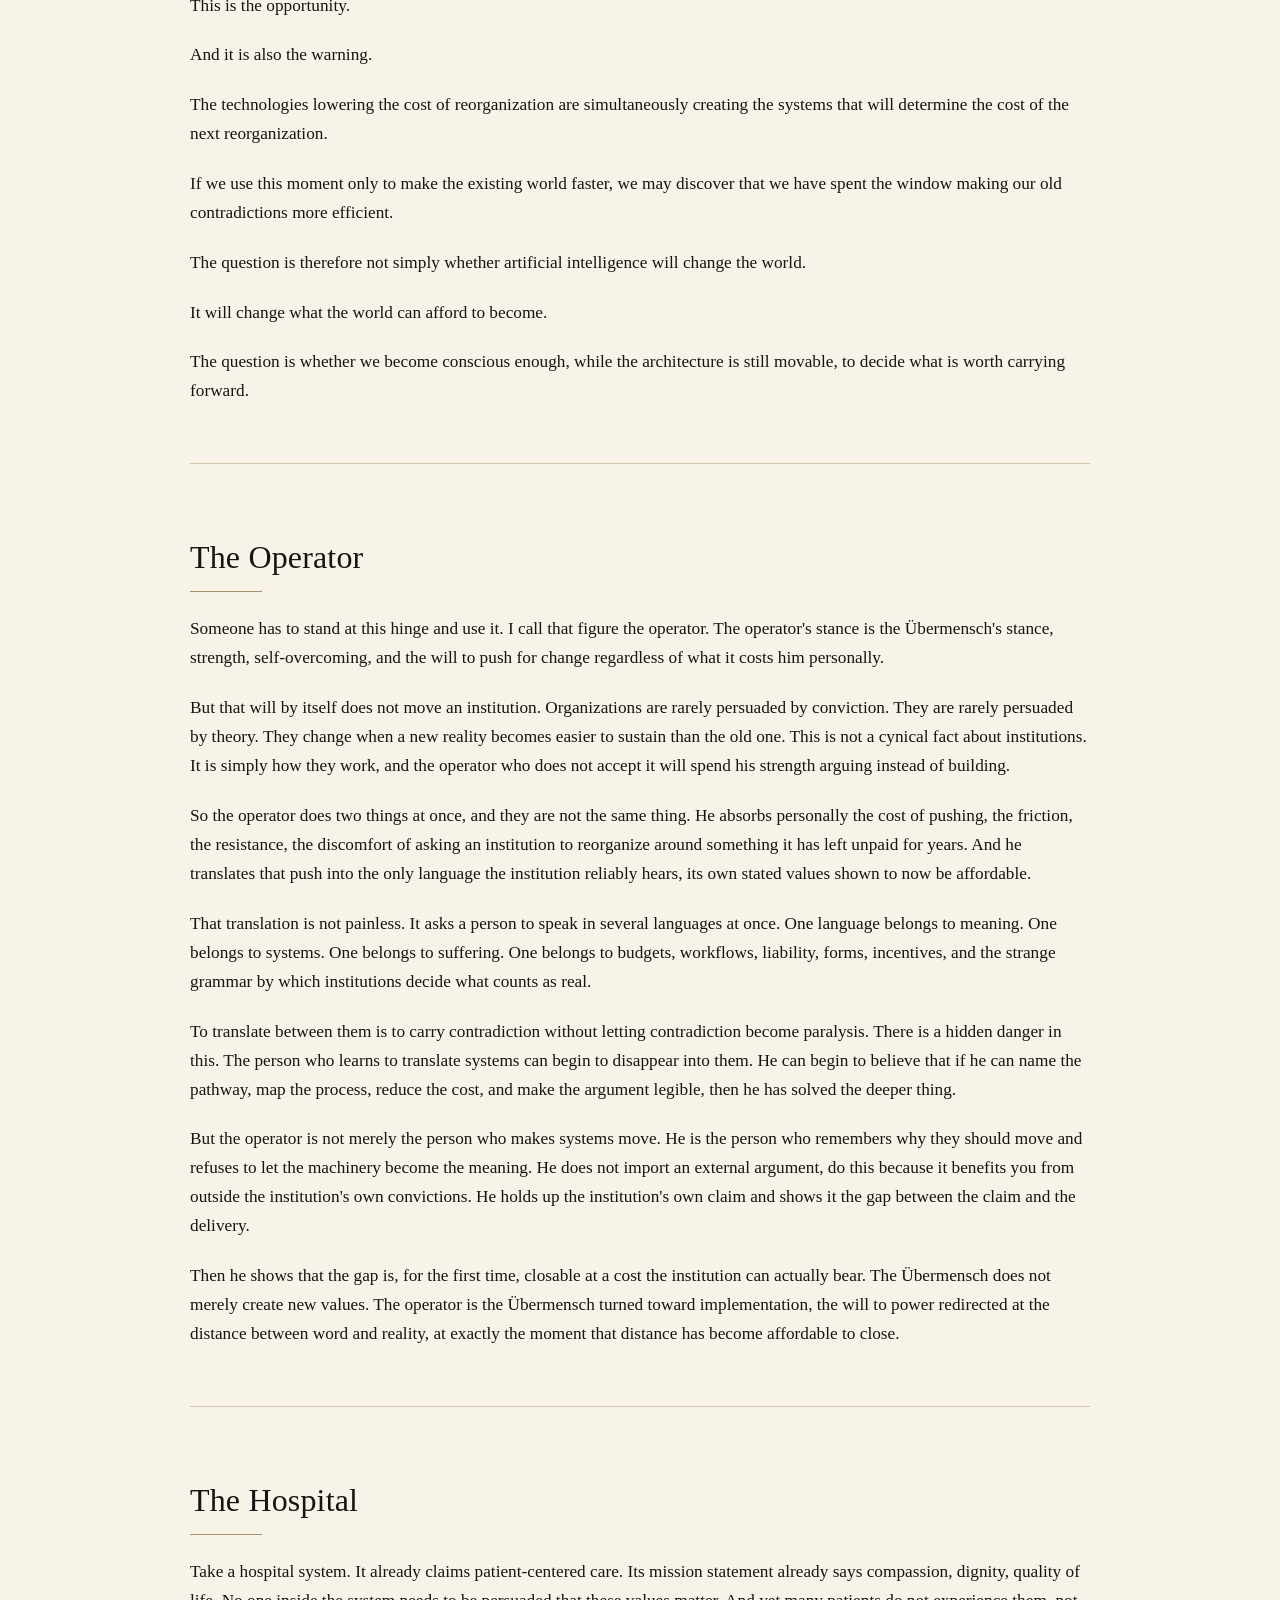
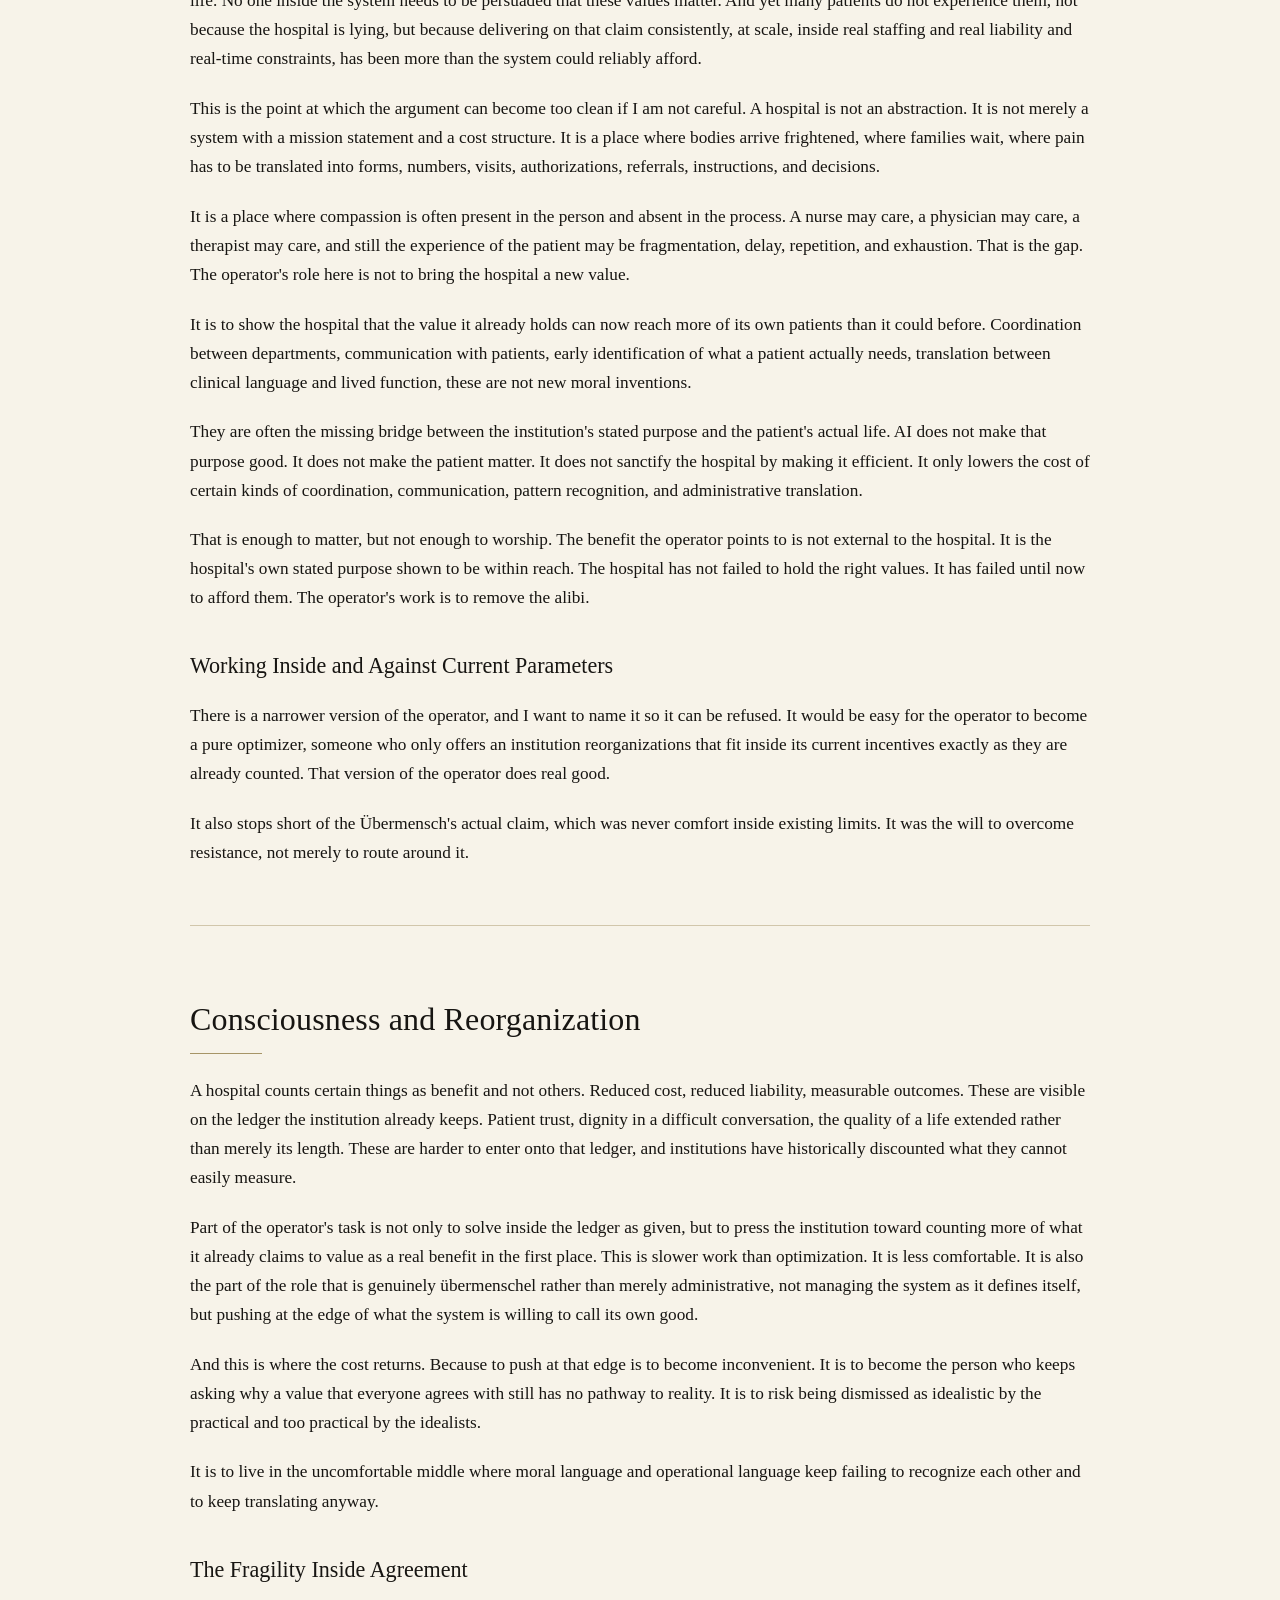
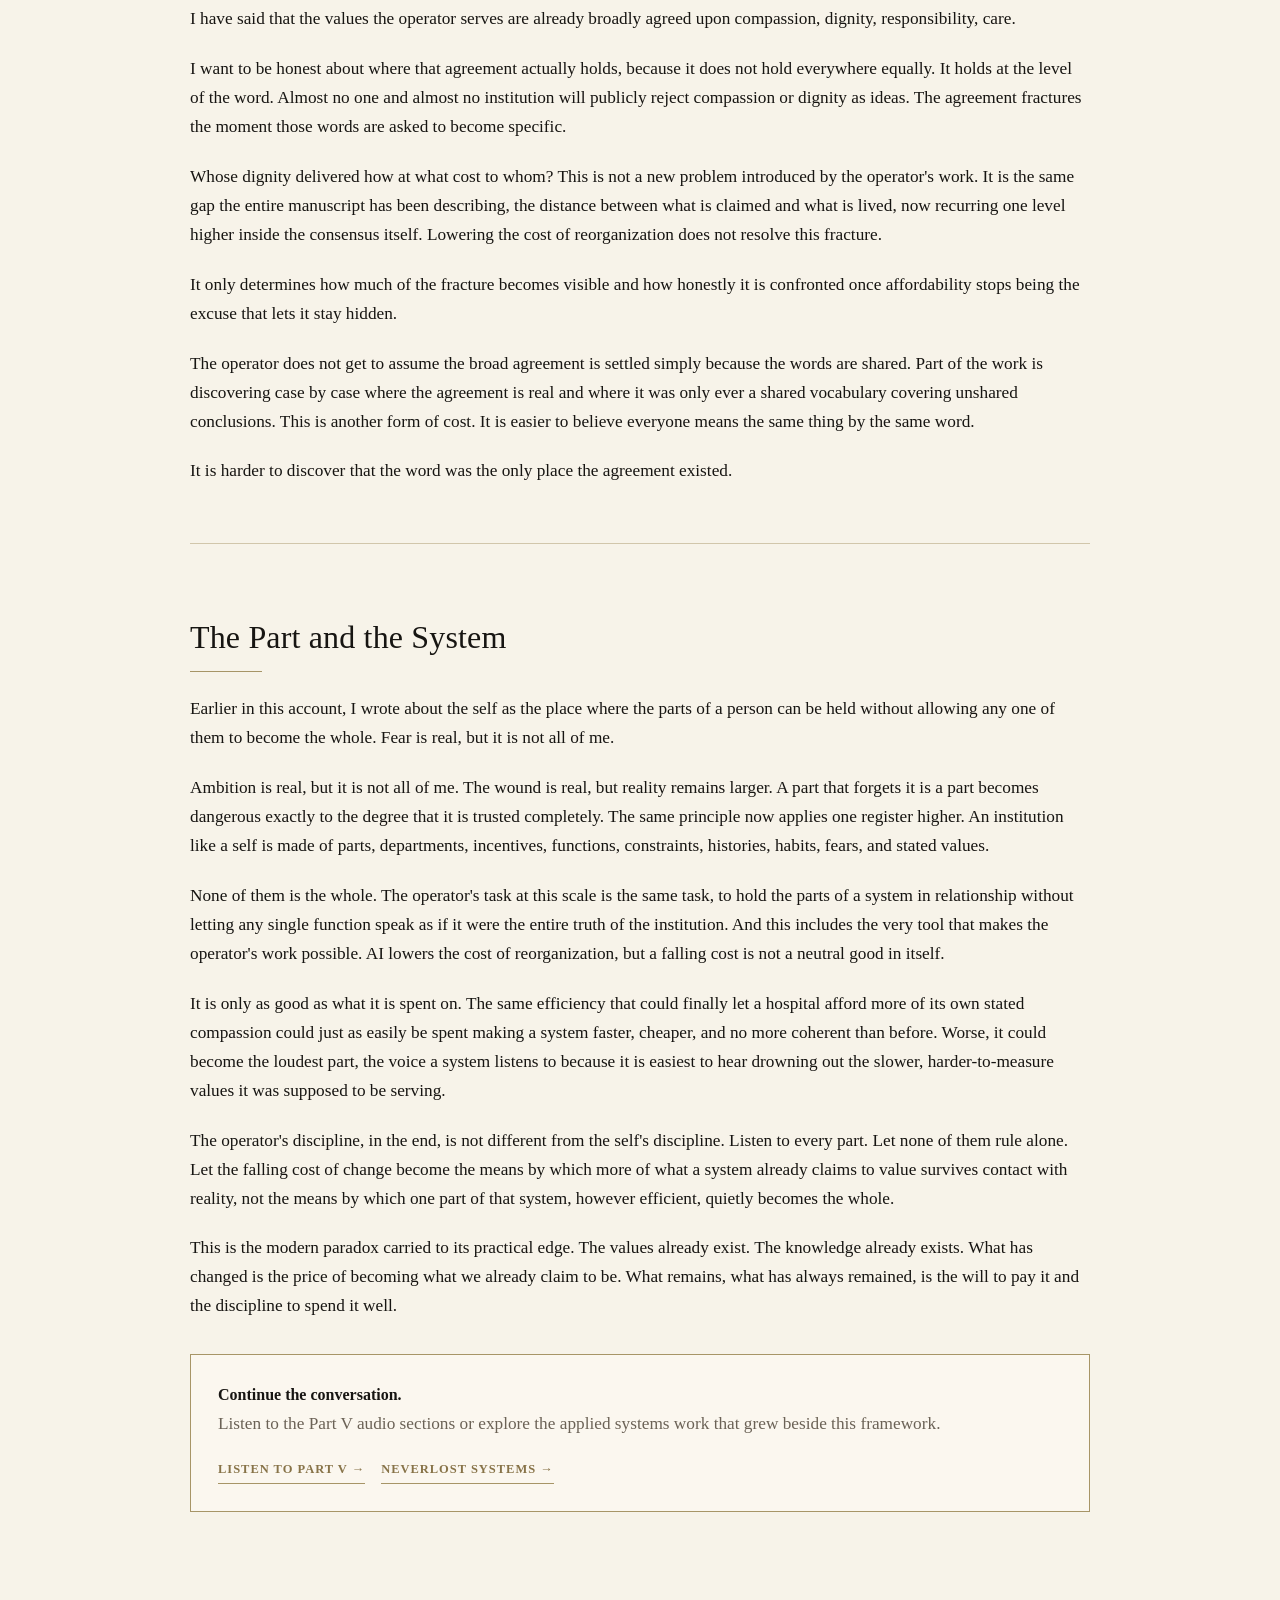
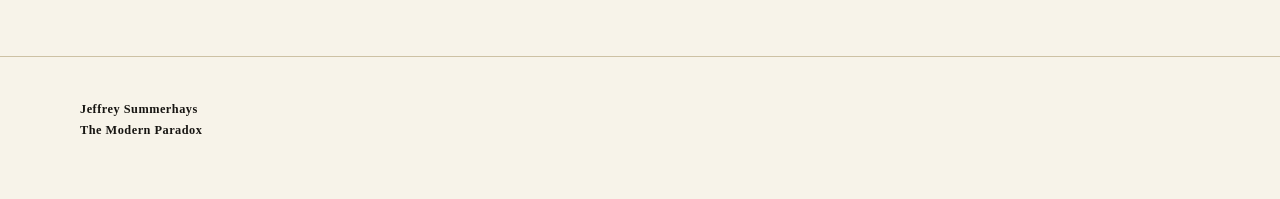
<file: read/part-v/index.html>
<!doctype html>
<html lang="en">
<head>
  <meta charset="utf-8">
  <meta name="viewport" content="width=device-width,initial-scale=1">
  <title>Read Part V — The Operator · The Modern Paradox</title>
  <meta name="description" content="Read Part V: The Operator, from The Modern Paradox.">
  <meta http-equiv="refresh" content="0;url=../part-iv/">
  <link rel="canonical" href="https://themodernparadox.com/read/part-iv/">
</head>
<body>
  <p>Continuing to the <a href="../part-iv/">Part V — The Operator reader</a>…</p>
  <script>window.location.replace(`../part-iv/${window.location.search}${window.location.hash}`);</script>
</body>
</html>
</file>
<file: assets/css/site.css>
:root{
  --cream:#F7F3E9;
  --paper:#FFFCF4;
  --ink:#171512;
  --muted:#6B6256;
  --gold:#A79567;
  --gold-dark:#877348;
  --line:#D9CEB8;
  --neverlost-blue:#1357d4;
  --neverlost-blue-dark:#0d3e9d;
  --max:1120px;
  --reader:720px;
}
*{box-sizing:border-box}
html{scroll-behavior:smooth}
body{
  margin:0;
  background:var(--cream);
  color:var(--ink);
  font-family:Georgia,"Times New Roman",serif;
  line-height:1.68;
  -webkit-font-smoothing:antialiased;
}
body::before{
  content:"";
  position:fixed;
  inset:18px;
  border:1px solid rgba(167,149,103,.28);
  pointer-events:none;
  z-index:100;
}
a{color:inherit}
:where(a,button,audio,input,select,textarea,summary):focus-visible{
  outline:2px solid var(--gold-dark);
  outline-offset:4px;
}
.site-header{
  position:sticky;
  top:0;
  z-index:20;
  background:rgba(247,243,233,.96);
  backdrop-filter:blur(10px);
  border-bottom:1px solid rgba(167,149,103,.42);
}
.nav{
  width:min(var(--max),calc(100% - 64px));
  margin:auto;
  display:flex;
  justify-content:space-between;
  align-items:center;
  gap:28px;
  min-height:86px;
}
.brand{
  display:flex;
  align-items:center;
  text-decoration:none;
  flex:0 0 auto;
}
.brand img{
  display:block;
  width:250px;
  max-width:34vw;
  height:auto;
}
.nav-links{
  display:flex;
  gap:24px;
  align-items:center;
  font-family:Georgia,"Times New Roman",serif;
  font-size:.78rem;
  letter-spacing:.11em;
  text-transform:uppercase;
}
.nav-links > a,
.parts-menu > summary{
  text-decoration:none;
  color:var(--muted);
  padding:9px 0 7px;
  border-bottom:1px solid transparent;
  transition:color .18s ease,border-color .18s ease;
}
.nav-links > a:hover,
.nav-links > a:focus-visible,
.nav-links > a[aria-current="page"],
.parts-menu > summary:hover,
.parts-menu > summary:focus-visible,
.parts-menu[open] > summary{
  color:var(--ink);
  border-bottom-color:var(--gold);
}
.parts-menu{position:relative}
.parts-menu > summary{
  cursor:pointer;
  list-style:none;
}
.parts-menu > summary::-webkit-details-marker{display:none}
.parts-menu > summary::after{
  content:" +";
  color:var(--gold-dark);
}
.parts-menu[open] > summary::after{content:" −"}
.parts-menu-panel{
  position:absolute;
  top:calc(100% + 13px);
  right:0;
  width:min(390px,82vw);
  padding:9px 18px;
  background:var(--paper);
  border:1px solid var(--gold);
  box-shadow:0 16px 34px rgba(23,21,18,.12);
  text-transform:none;
  letter-spacing:.025em;
  z-index:30;
}
.parts-menu-panel a{
  display:block;
  padding:11px 0;
  color:var(--muted);
  border-bottom:1px solid var(--line);
  font-size:.88rem;
  line-height:1.35;
  text-decoration:none;
}
.parts-menu-panel a:last-child{border-bottom:0}
.parts-menu-panel a:hover,
.parts-menu-panel a:focus-visible,
.parts-menu-panel a[aria-current="page"]{color:var(--ink)}
.menu-button{
  display:none;
  border:1px solid var(--gold);
  color:var(--ink);
  background:transparent;
  border-radius:0;
  padding:8px 12px;
  font-family:Georgia,"Times New Roman",serif;
  letter-spacing:.08em;
  text-transform:uppercase;
}
main{min-height:70vh}
.hero{
  width:min(var(--max),calc(100% - 64px));
  margin:auto;
  padding:110px 0 94px;
  display:grid;
  grid-template-columns:minmax(0,1.4fr) minmax(260px,.6fr);
  gap:70px;
  align-items:center;
}
.hero-brand{
  display:flex;
  flex-direction:column;
  align-items:center;
  justify-content:center;
  text-align:center;
  min-height:300px;
}
.hero-mark{
  width:min(260px,80%);
  height:auto;
  margin:0 auto 14px;
}
.hero-lockup{
  width:min(430px,100%);
  height:auto;
  margin:0 auto;
}
.home-editorial-lockup{
  display:block;
  width:min(520px,100%);
  height:auto;
  margin:0 0 28px;
}
.eyebrow{
  text-transform:uppercase;
  letter-spacing:.17em;
  font-size:.76rem;
  font-weight:700;
  color:var(--gold-dark);
  margin:0 0 18px;
}
h1,h2,h3{font-weight:400;line-height:1.12;margin-top:0}
h1{
  font-size:clamp(3.2rem,8vw,6.5rem);
  letter-spacing:.015em;
  margin-bottom:26px;
}
h2{
  font-size:clamp(2rem,5vw,3.45rem);
  letter-spacing:.005em;
  margin-bottom:22px;
}
h3{font-size:1.38rem}
.lede{
  font-size:clamp(1.14rem,2.1vw,1.42rem);
  max-width:720px;
  color:#413b33;
}
.hero-note{
  border-left:1px solid var(--gold);
  padding-left:28px;
  color:var(--muted);
  font-size:1.12rem;
  font-style:italic;
}
.gold-rule{
  display:flex;
  align-items:center;
  gap:14px;
  width:min(310px,85%);
  margin:26px auto;
}
.gold-rule::before,.gold-rule::after{
  content:"";
  height:1px;
  flex:1;
  background:var(--gold);
}
.gold-rule span{
  width:9px;
  height:9px;
  background:var(--gold);
  transform:rotate(45deg);
}
.actions{display:flex;gap:12px;flex-wrap:wrap;margin-top:32px}
.button{
  display:inline-flex;
  align-items:center;
  justify-content:center;
  min-height:45px;
  padding:10px 18px 9px;
  border:1px solid var(--gold);
  text-decoration:none;
  font-size:.78rem;
  letter-spacing:.12em;
  text-transform:uppercase;
  border-radius:0;
  transition:background .18s ease,color .18s ease,border-color .18s ease;
}
.button.primary,.button.reader-button{background:var(--ink);border-color:var(--ink);color:var(--paper)}
.button.primary:hover,.button.primary:focus-visible,.button.reader-button:hover,.button.reader-button:focus-visible{
  background:var(--gold-dark);
  border-color:var(--gold-dark);
  color:var(--paper);
}
.button.soft{background:transparent;color:var(--ink)}
.button.soft:hover,.button.soft:focus-visible{background:rgba(167,149,103,.10)}
.button.neverlost-button{background:var(--neverlost-blue);border-color:var(--neverlost-blue);color:#fff}
.button.neverlost-button:hover,.button.neverlost-button:focus-visible{background:var(--neverlost-blue-dark);border-color:var(--neverlost-blue-dark);color:#fff}
.section{
  width:min(var(--max),calc(100% - 64px));
  margin:auto;
  padding:78px 0;
  border-top:1px solid rgba(167,149,103,.52);
}
.section.narrow{width:min(var(--reader),calc(100% - 64px))}
.section-intro{max-width:720px;font-size:1.16rem;color:#494137}
.grid{
  display:grid;
  grid-template-columns:repeat(3,minmax(0,1fr));
  gap:0;
  margin-top:38px;
  border-top:1px solid var(--line);
  border-bottom:1px solid var(--line);
}
.card{
  background:transparent;
  border-right:1px solid var(--line);
  padding:30px 28px 32px;
  min-height:100%;
}
.card:last-child{border-right:0}
.card .number{
  font-size:.73rem;
  letter-spacing:.15em;
  color:var(--gold-dark);
  text-transform:uppercase;
  margin-bottom:16px;
}
.card p{color:#4d453b}
.manuscript-section{scroll-margin-top:106px}
.manuscript-architecture{
  margin:42px 0 0;
  padding:0;
  list-style:none;
  border-top:1px solid var(--gold);
}
.manuscript-part{
  display:grid;
  grid-template-columns:82px minmax(0,1fr) auto;
  gap:26px;
  align-items:center;
  padding:30px 0;
  border-bottom:1px solid var(--line);
}
.manuscript-index{
  color:var(--gold);
  font-size:2rem;
  line-height:1;
  text-align:center;
}
.manuscript-copy h3{margin-bottom:9px;font-size:clamp(1.3rem,2.5vw,1.72rem)}
.manuscript-copy p:last-child{max-width:740px;margin:0;color:#4d453b}
.manuscript-status{
  margin:0 0 7px;
  color:var(--gold-dark);
  font-size:.7rem;
  font-weight:700;
  letter-spacing:.15em;
  text-transform:uppercase;
}
.manuscript-part.is-unpublished{
  background:linear-gradient(90deg,rgba(167,149,103,.06),transparent 70%);
}
.manuscript-part.is-unpublished .manuscript-status{color:var(--muted)}
.manuscript-action{white-space:nowrap}
.manuscript-inquiry{
  display:flex;
  justify-content:space-between;
  align-items:center;
  gap:32px;
  margin-top:42px;
  padding:30px;
  background:rgba(255,252,244,.55);
  border:1px solid var(--gold);
}
.manuscript-inquiry p{max-width:740px;margin:0;color:#494137}
.manuscript-inquiry .button{flex:0 0 auto}
.text-link{
  font-size:.78rem;
  font-weight:700;
  letter-spacing:.08em;
  text-transform:uppercase;
  text-decoration:none;
  color:var(--gold-dark);
  border-bottom:1px solid var(--gold);
  padding-bottom:3px;
}
.text-link:hover,.text-link:focus-visible{color:var(--ink)}
.audio-list{
  display:grid;
  gap:0;
  margin-top:38px;
  border-top:1px solid var(--gold);
}
.audio-card{
  background:transparent;
  border-bottom:1px solid var(--line);
  padding:28px 0;
  display:grid;
  grid-template-columns:1fr minmax(260px,.7fr);
  gap:38px;
  align-items:center;
}
.audio-card h3{margin-bottom:7px}
.audio-meta{
  color:var(--gold-dark);
  font-size:.76rem;
  letter-spacing:.12em;
  text-transform:uppercase;
  margin-bottom:12px;
}
audio{width:100%;height:40px}
.custom-audio-source{display:none}
.custom-audio-player{
  display:grid;
  grid-template-columns:auto minmax(110px,1fr) auto;
  gap:12px;
  align-items:center;
  width:100%;
  min-width:0;
  padding:10px 12px;
  background:rgba(255,252,244,.58);
  border:1px solid var(--line);
  color:var(--ink);
  font-family:Georgia,"Times New Roman",serif;
}
.custom-audio-player[hidden]{display:none}
.audio-toggle{
  display:inline-grid;
  place-items:center;
  width:38px;
  height:38px;
  padding:0;
  color:var(--paper);
  background:var(--ink);
  border:1px solid var(--ink);
  border-radius:50%;
  cursor:pointer;
  font:inherit;
}
.audio-toggle:hover{background:var(--gold-dark);border-color:var(--gold-dark)}
.audio-toggle span{display:block;font-size:.78rem;line-height:1;transform:translateX(1px)}
.audio-timeline{display:grid;grid-template-columns:minmax(70px,1fr) auto;gap:10px;align-items:center;min-width:0}
.audio-time{
  color:var(--muted);
  font-size:.72rem;
  font-variant-numeric:tabular-nums;
  letter-spacing:.02em;
  white-space:nowrap;
}
.audio-time span+span{margin-left:3px}
.audio-volume{display:flex;align-items:center;gap:8px}
.audio-mute{
  min-width:45px;
  padding:5px 0;
  color:var(--gold-dark);
  background:transparent;
  border:0;
  cursor:pointer;
  font:inherit;
  font-size:.7rem;
  font-weight:700;
  letter-spacing:.06em;
  text-transform:uppercase;
}
.audio-mute:hover{color:var(--ink)}
.audio-range{
  --range-progress:0%;
  width:100%;
  height:32px;
  margin:0;
  appearance:none;
  background:transparent;
  cursor:pointer;
}
.audio-range::-webkit-slider-runnable-track{
  height:2px;
  background:linear-gradient(to right,var(--gold-dark) 0 var(--range-progress),var(--line) var(--range-progress) 100%);
}
.audio-range::-moz-range-track{height:2px;background:var(--line)}
.audio-range::-moz-range-progress{height:2px;background:var(--gold-dark)}
.audio-range::-webkit-slider-thumb{
  width:12px;
  height:12px;
  margin-top:-5px;
  appearance:none;
  background:var(--paper);
  border:2px solid var(--gold-dark);
  border-radius:50%;
}
.audio-range::-moz-range-thumb{
  width:9px;
  height:9px;
  background:var(--paper);
  border:2px solid var(--gold-dark);
  border-radius:50%;
}
.audio-range:disabled{cursor:not-allowed;opacity:.55}
.audio-volume-range{width:62px}
.inline-links{display:flex;gap:16px;flex-wrap:wrap;margin-top:12px}
.quote{
  padding:44px 0 34px;
  font-size:clamp(1.6rem,3.3vw,2.45rem);
  line-height:1.36;
  font-style:italic;
  max-width:900px;
  text-align:center;
  margin:auto;
}
.reader{
  width:min(900px,calc(100% - 64px));
  margin:auto;
  padding:78px 0 110px;
}
.reader h1{font-size:clamp(2.8rem,7vw,5.1rem)}
.reader h2{
  font-size:2rem;
  margin-top:76px;
  scroll-margin-top:240px;
}
.reader h2::after{
  content:"";
  display:block;
  width:72px;
  height:1px;
  background:var(--gold);
  margin-top:15px;
}
.reader h3{margin-top:42px}
.reader p{font-size:1.08rem;margin:0 0 1.2em}
.reader .intro{font-size:1.23rem;color:#494137}
.reader hr{
  border:0;
  border-top:1px solid rgba(167,149,103,.48);
  margin:58px 0;
}
.reader-nav{
  position:sticky;
  top:86px;
  background:var(--ink);
  border-bottom:1px solid var(--ink);
  font-size:.74rem;
  letter-spacing:.08em;
  text-transform:uppercase;
  overflow-x:auto;
  white-space:nowrap;
  z-index:10;
  scrollbar-width:none;
}
.reader-nav::-webkit-scrollbar{display:none}
.reader-nav-inner{
  width:min(var(--max),calc(100% - 64px));
  margin:auto;
  display:flex;
  gap:22px;
  padding:11px 0;
}
.reader-nav a{text-decoration:none;color:rgba(255,252,244,.82)}
.reader-nav a:hover,.reader-nav a:focus-visible{color:var(--gold)}
.prompt-list{display:grid;gap:18px;margin-top:32px}
.prompt{
  border-top:1px solid var(--line);
  padding-top:21px;
}
.meta-box{
  background:rgba(255,252,244,.55);
  border:1px solid var(--gold);
  padding:27px;
  margin:34px 0;
}
.reader-continuation{margin-top:58px}
.reader-continuation .eyebrow{font-size:.76rem;margin-bottom:12px}
.reader-continuation h2{
  margin:0 0 16px;
  font-size:clamp(1.8rem,4vw,2.45rem);
  scroll-margin-top:0;
}
.reader-continuation .section-intro{margin-bottom:0}
.reader-continuation .actions{margin-top:24px}
.contact-dialog{
  width:min(92vw,640px);
  max-height:90vh;
  margin:auto;
  padding:0;
  overflow:auto;
  color:var(--ink);
  background:var(--paper);
  border:1px solid var(--gold);
  border-radius:0;
  box-shadow:0 24px 80px rgba(23,21,18,.24);
}
.contact-dialog::backdrop{
  background:rgba(23,21,18,.62);
  backdrop-filter:blur(4px);
}
.contact-dialog-inner{position:relative;padding:clamp(1.5rem,4vw,2.4rem)}
.contact-dialog-close{
  position:absolute;
  top:1rem;
  right:1rem;
  width:40px;
  height:40px;
  padding:0;
  cursor:pointer;
  color:var(--muted);
  background:transparent;
  border:1px solid var(--line);
  border-radius:0;
  font:inherit;
  font-size:1.25rem;
}
.contact-dialog h2{
  margin-right:3rem;
  margin-bottom:.75rem;
  font-size:clamp(1.8rem,5vw,2.7rem);
}
.contact-dialog-intro{margin-bottom:1.5rem;color:var(--muted)}
.contact-form{display:grid;gap:1rem}
.contact-form-row{
  display:grid;
  grid-template-columns:repeat(2,minmax(0,1fr));
  gap:1rem;
}
.contact-form label{display:grid;gap:.4rem;font-size:.88rem;font-weight:700}
.contact-form input,
.contact-form select,
.contact-form textarea{
  width:100%;
  min-height:48px;
  padding:.75rem .85rem;
  color:var(--ink);
  background:var(--paper);
  border:1px solid var(--line);
  border-radius:0;
  font:inherit;
}
.contact-form textarea{min-height:140px;resize:vertical}
.contact-form .button{width:max-content;cursor:pointer}
.contact-form-note{margin:0;color:var(--muted);font-size:.78rem}
footer{
  border-top:1px solid rgba(167,149,103,.52);
  padding:42px 0 58px;
}
.footer-inner{
  width:min(var(--max),calc(100% - 64px));
  margin:auto;
  color:var(--muted);
  font-size:.77rem;
  letter-spacing:.04em;
  line-height:1.7;
}
.footer-inner strong{color:var(--ink);font-weight:600}
.small{font-size:.88rem;color:var(--muted)}
@media(max-width:1050px){
  .nav{width:min(var(--max),calc(100% - 38px));min-height:72px}
  .brand img{width:210px;max-width:62vw}
  .nav-links{display:none}
  .nav-links.open{
    display:flex;
    position:absolute;
    left:18px;right:18px;top:calc(100% - 1px);
    flex-direction:column;
    align-items:flex-start;
    gap:10px;
    background:var(--paper);
    border:1px solid var(--gold);
    padding:20px;
    box-shadow:0 12px 28px rgba(23,21,18,.10);
    max-height:calc(100vh - 88px);
    overflow-y:auto;
  }
  .nav-links.open > a{width:100%;padding:8px 0}
  .parts-menu{width:100%}
  .parts-menu > summary{width:100%;padding:8px 0}
  .parts-menu-panel{
    position:static;
    width:100%;
    margin:5px 0 4px;
    padding:2px 0 2px 15px;
    background:transparent;
    border:0;
    border-left:1px solid var(--gold);
    box-shadow:none;
  }
  .parts-menu-panel a{padding:10px 0}
  .menu-button{display:block}
}
@media(max-width:820px){
  body::before{inset:8px}
  .hero{
    width:min(var(--max),calc(100% - 38px));
    grid-template-columns:1fr;
    gap:32px;
    padding:64px 0 56px;
  }
  .home-editorial-lockup{width:min(460px,100%)}
  .hero-note{border-left:0;border-top:1px solid var(--gold);padding:20px 0 0}
  .hero-brand{min-height:0}
  .gold-rule{margin:18px auto}
  .grid{grid-template-columns:1fr}
  .card{border-right:0;border-bottom:1px solid var(--line)}
  .card:last-child{border-bottom:0}
  .audio-card{grid-template-columns:1fr;gap:18px;padding:26px 0}
  .manuscript-part{grid-template-columns:54px minmax(0,1fr);gap:20px}
  .manuscript-action{grid-column:2;justify-self:start}
  .manuscript-inquiry{align-items:flex-start;flex-direction:column}
  .section,.section.narrow,.reader{
    width:min(var(--max),calc(100% - 38px));
  }
  .section{padding:60px 0}
  .reader{padding:64px 0 96px}
  .reader h2{scroll-margin-top:255px}
  .reader-nav-inner{width:calc(100% - 38px)}
  .reader-nav{top:72px}
  footer{padding:34px 0 44px}
  .footer-inner{width:calc(100% - 38px)}
}

@media(max-width:560px){
  .manuscript-part{grid-template-columns:38px minmax(0,1fr);gap:14px;padding:25px 0}
  .manuscript-index{font-size:1.45rem}
  .manuscript-inquiry{padding:23px}
  .manuscript-inquiry .button{width:100%}
  .reader-continuation .actions{display:grid}
  .reader-continuation .button{width:100%}
  .contact-form-row{grid-template-columns:1fr}
  .contact-form .button{width:100%}
  .custom-audio-player{gap:9px;padding:9px 10px}
  .audio-toggle{width:36px;height:36px}
  .audio-volume-range{display:none}
  .audio-timeline{gap:7px}
  .audio-time{font-size:.68rem}
}

@media(prefers-reduced-motion:reduce){
  html{scroll-behavior:auto}
  *,*::before,*::after{transition-duration:.01ms!important;animation-duration:.01ms!important;animation-iteration-count:1!important}
}
</file>
